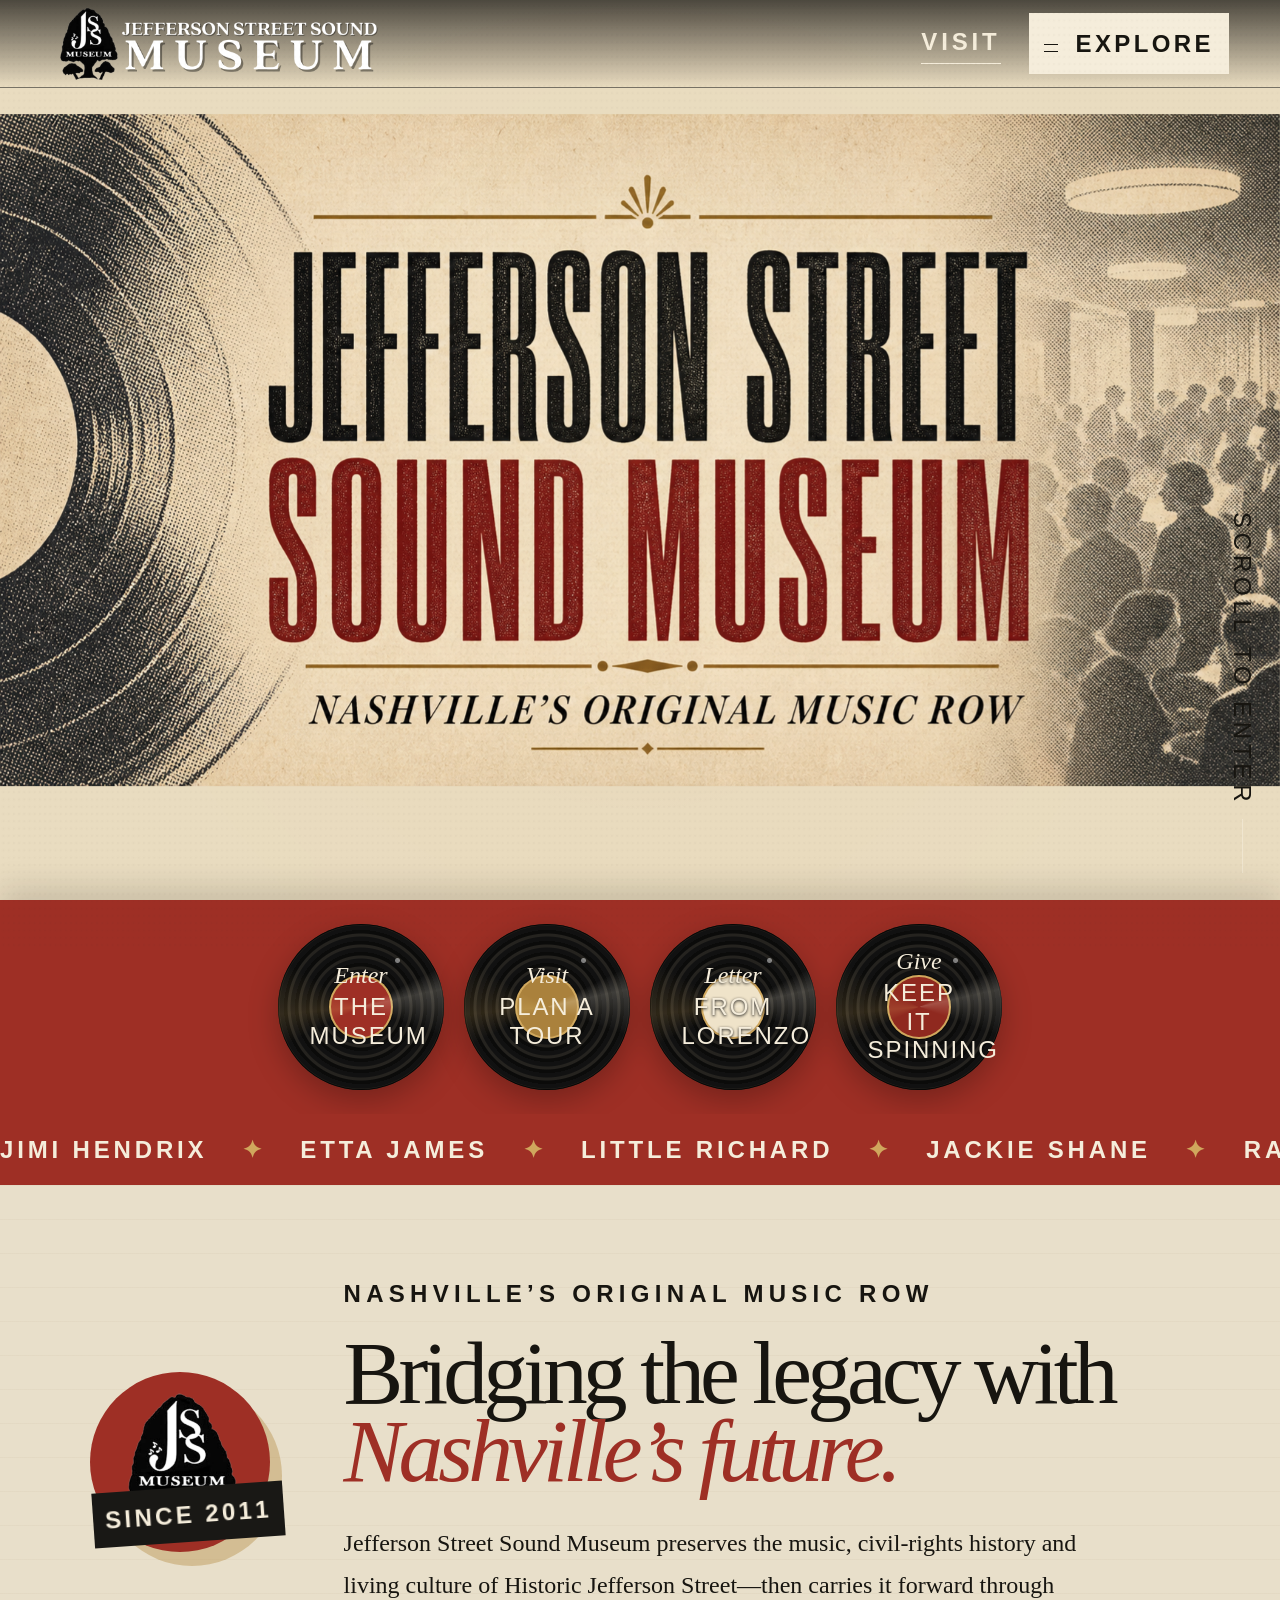
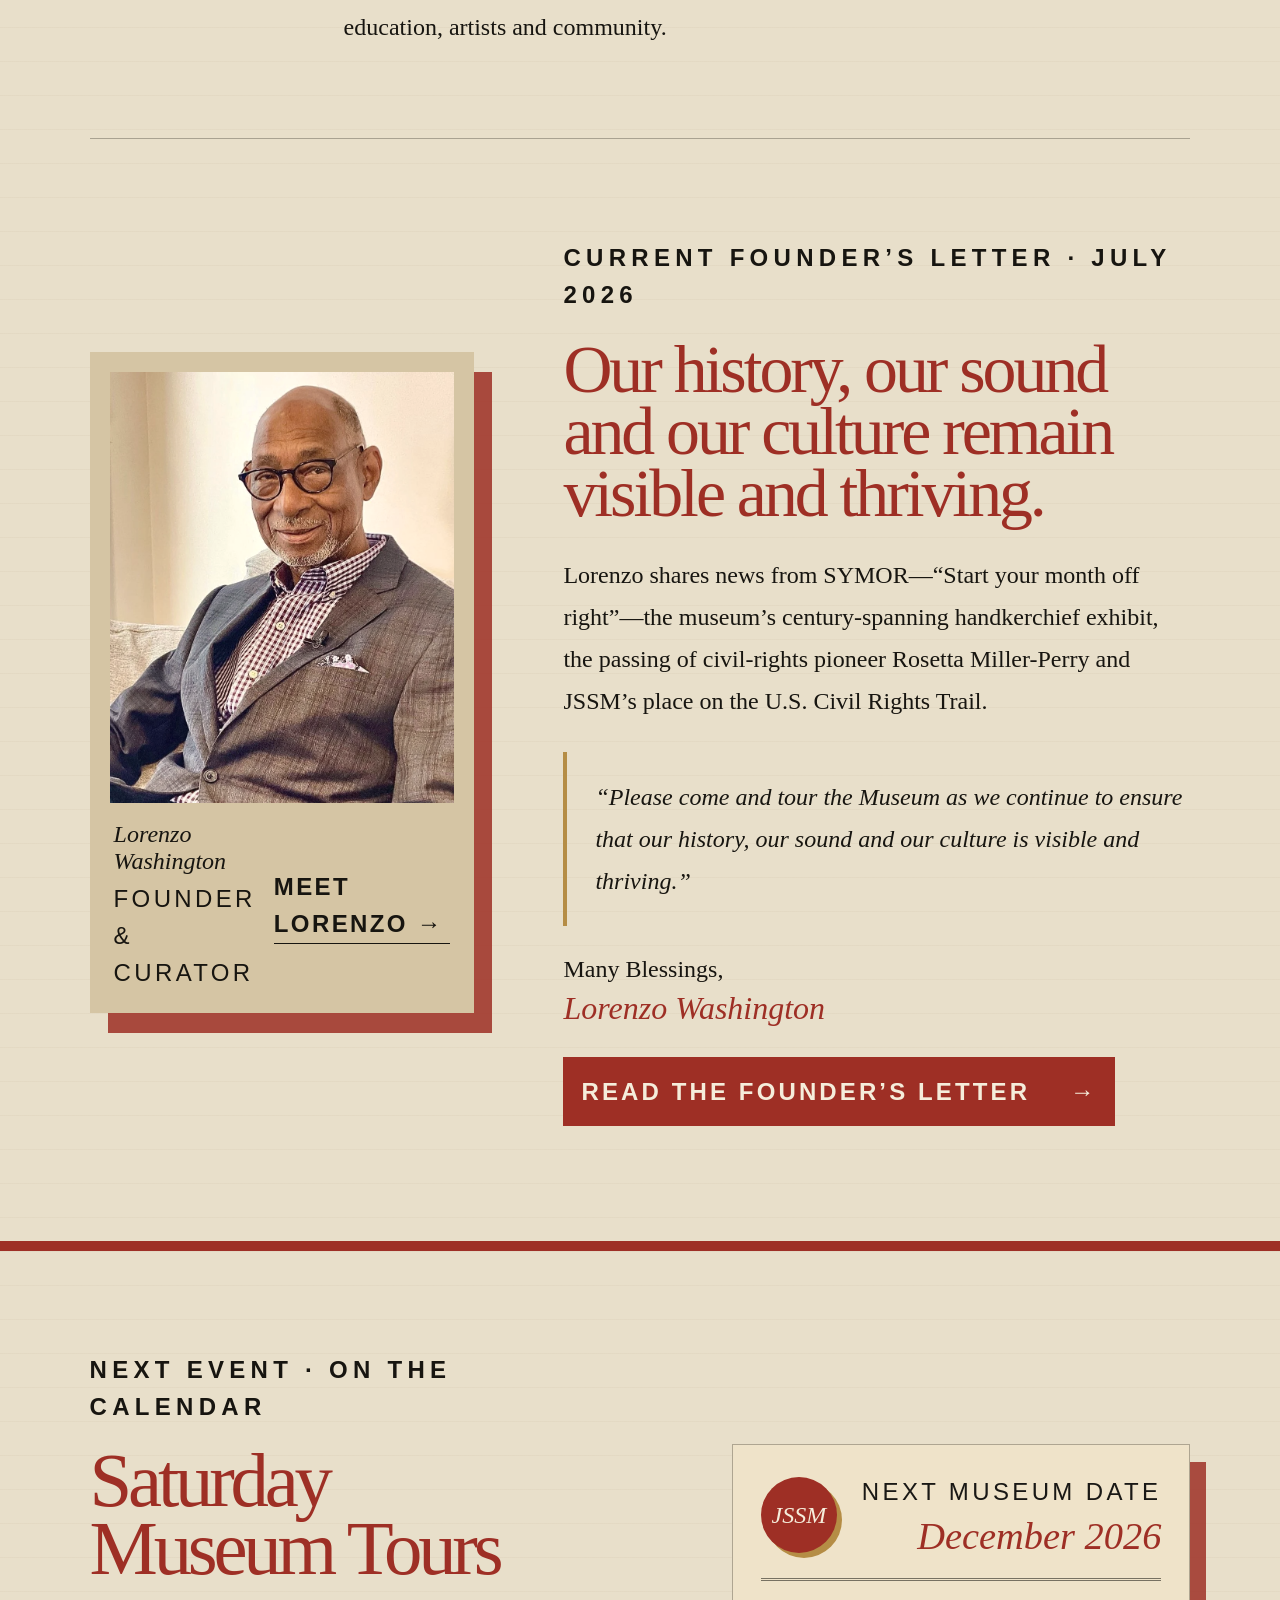
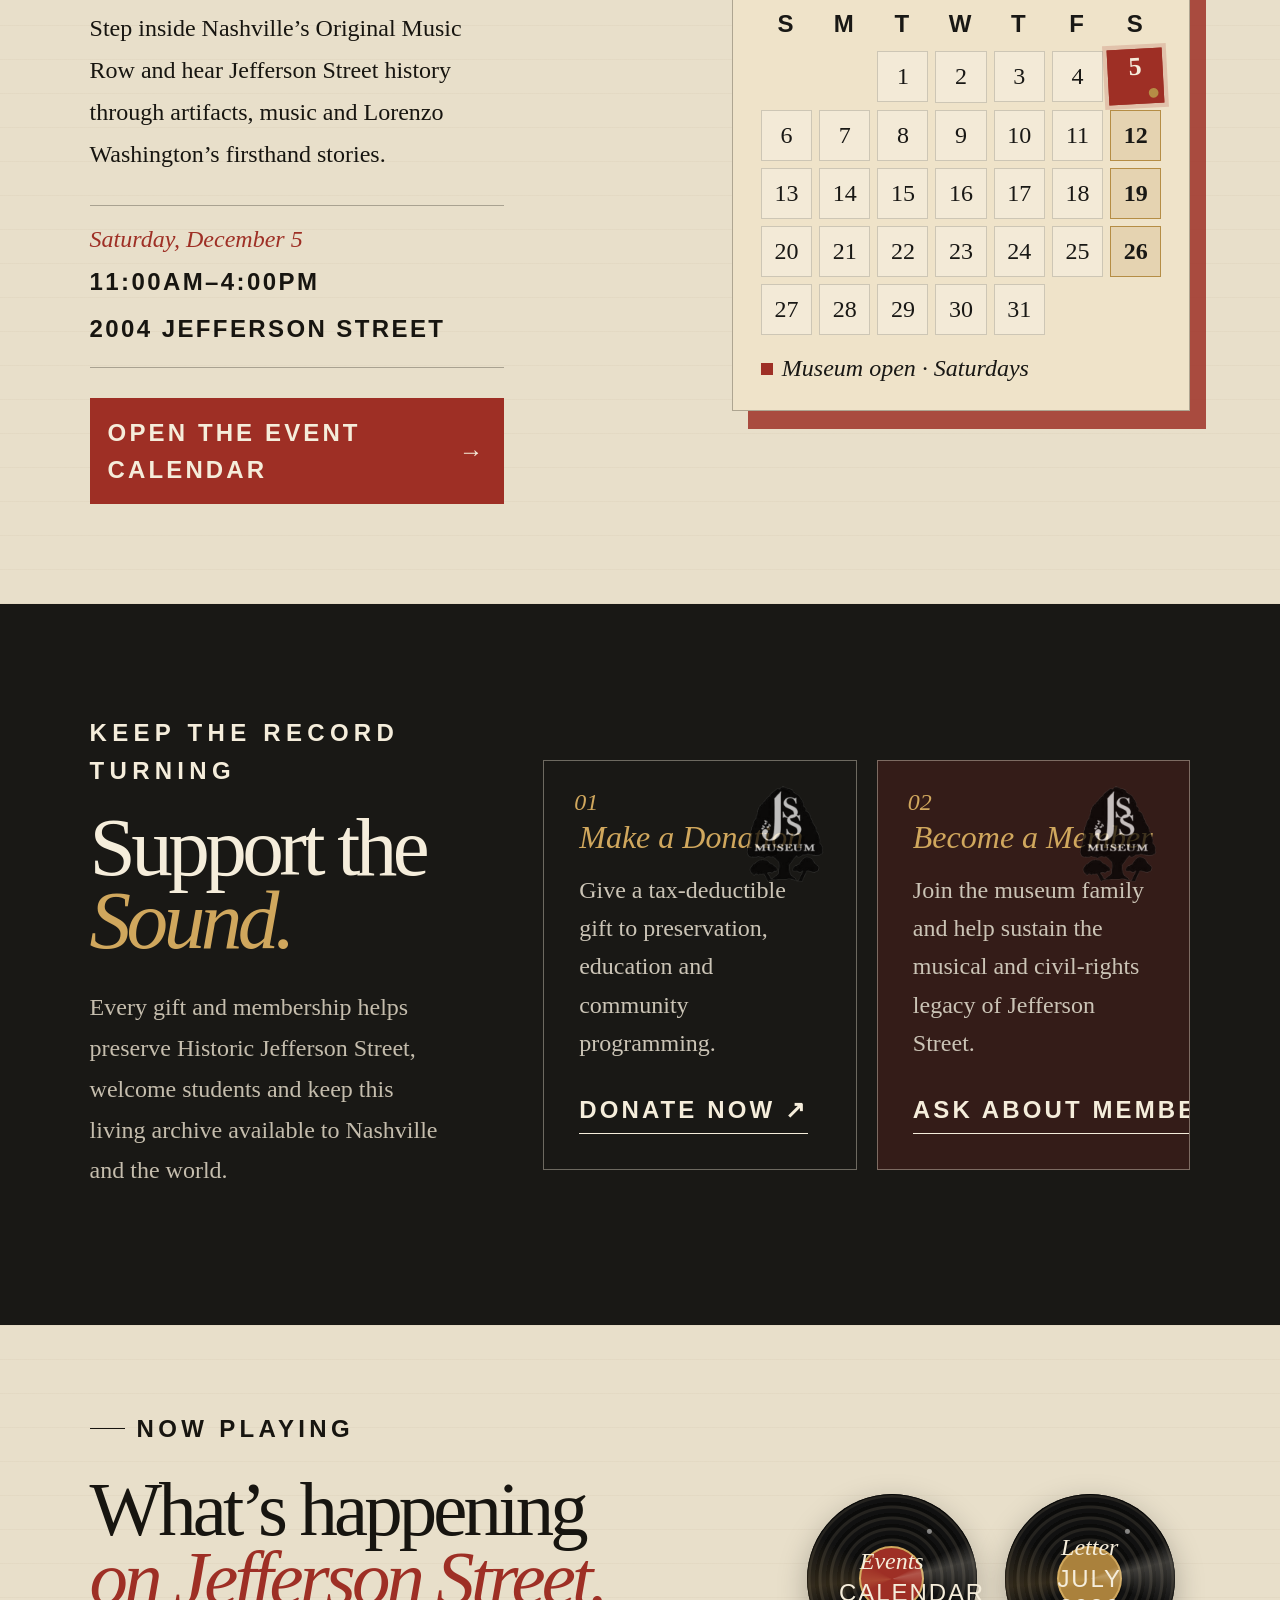
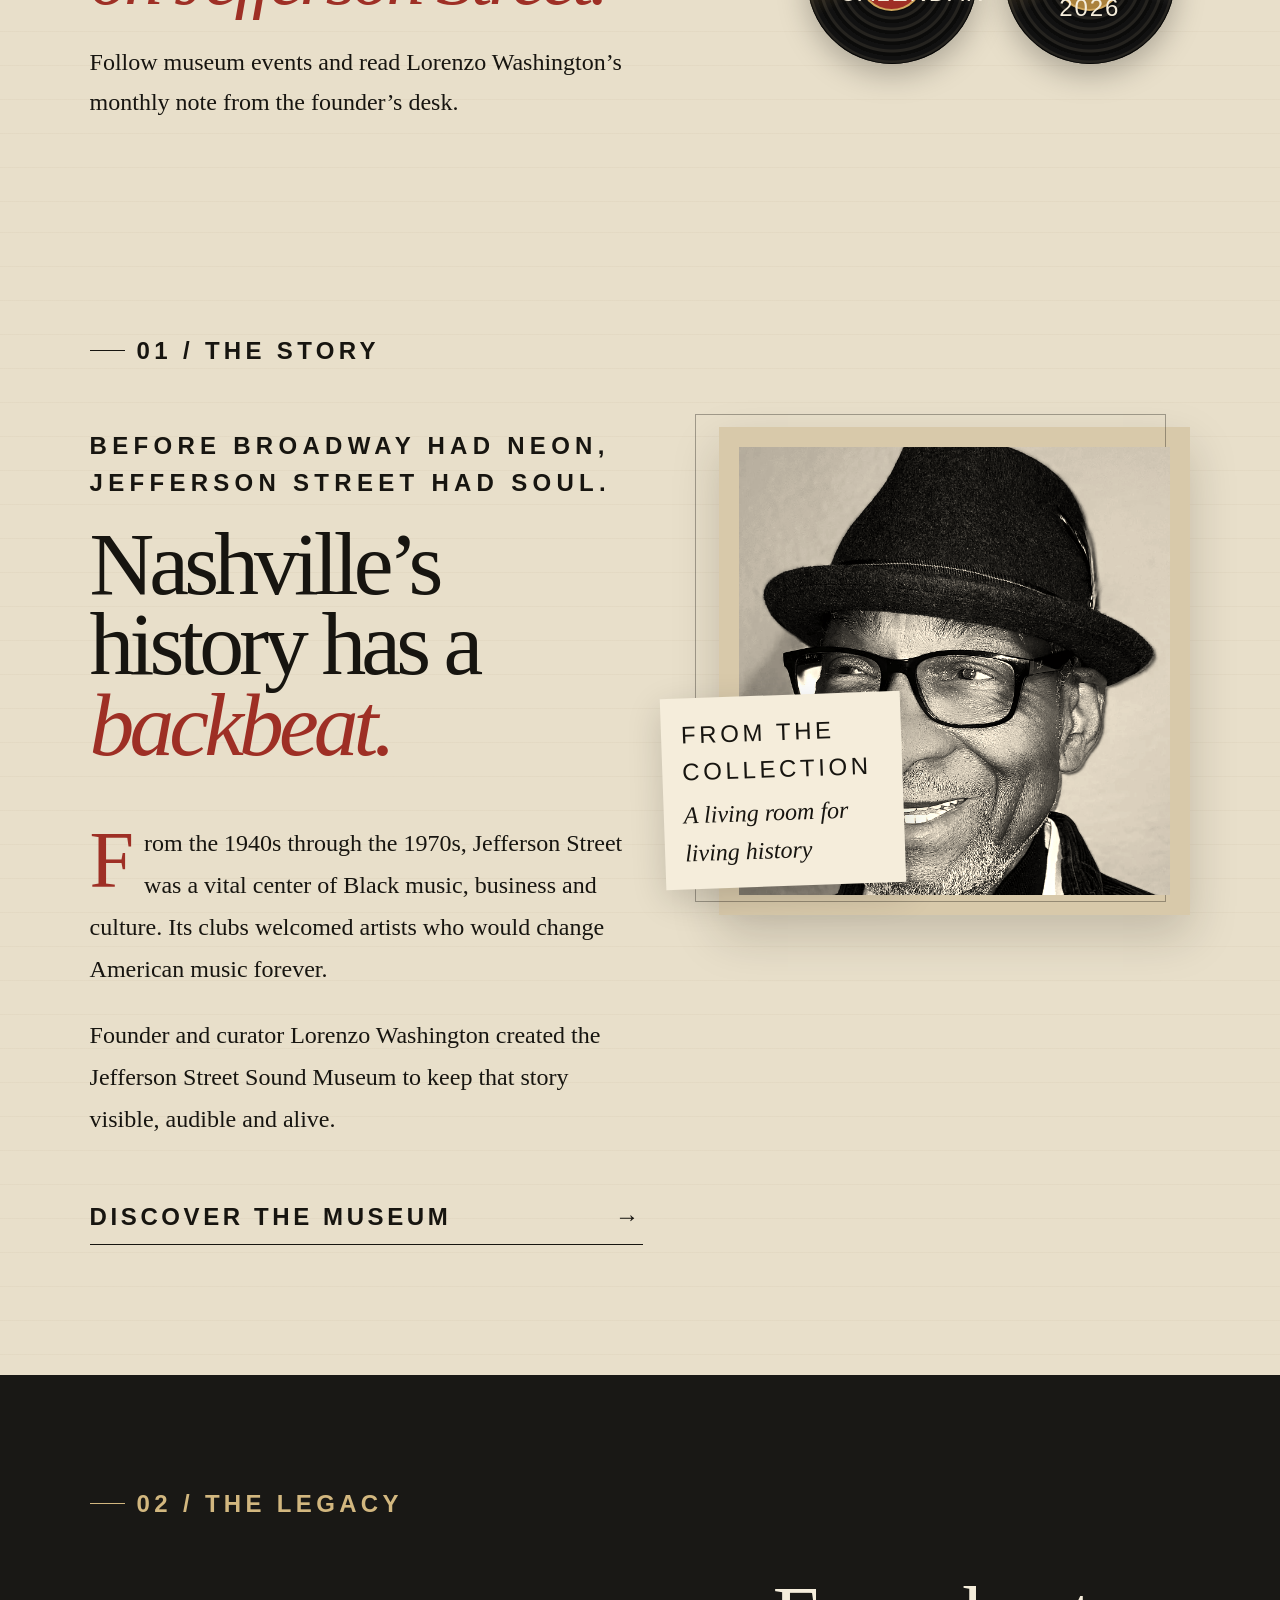
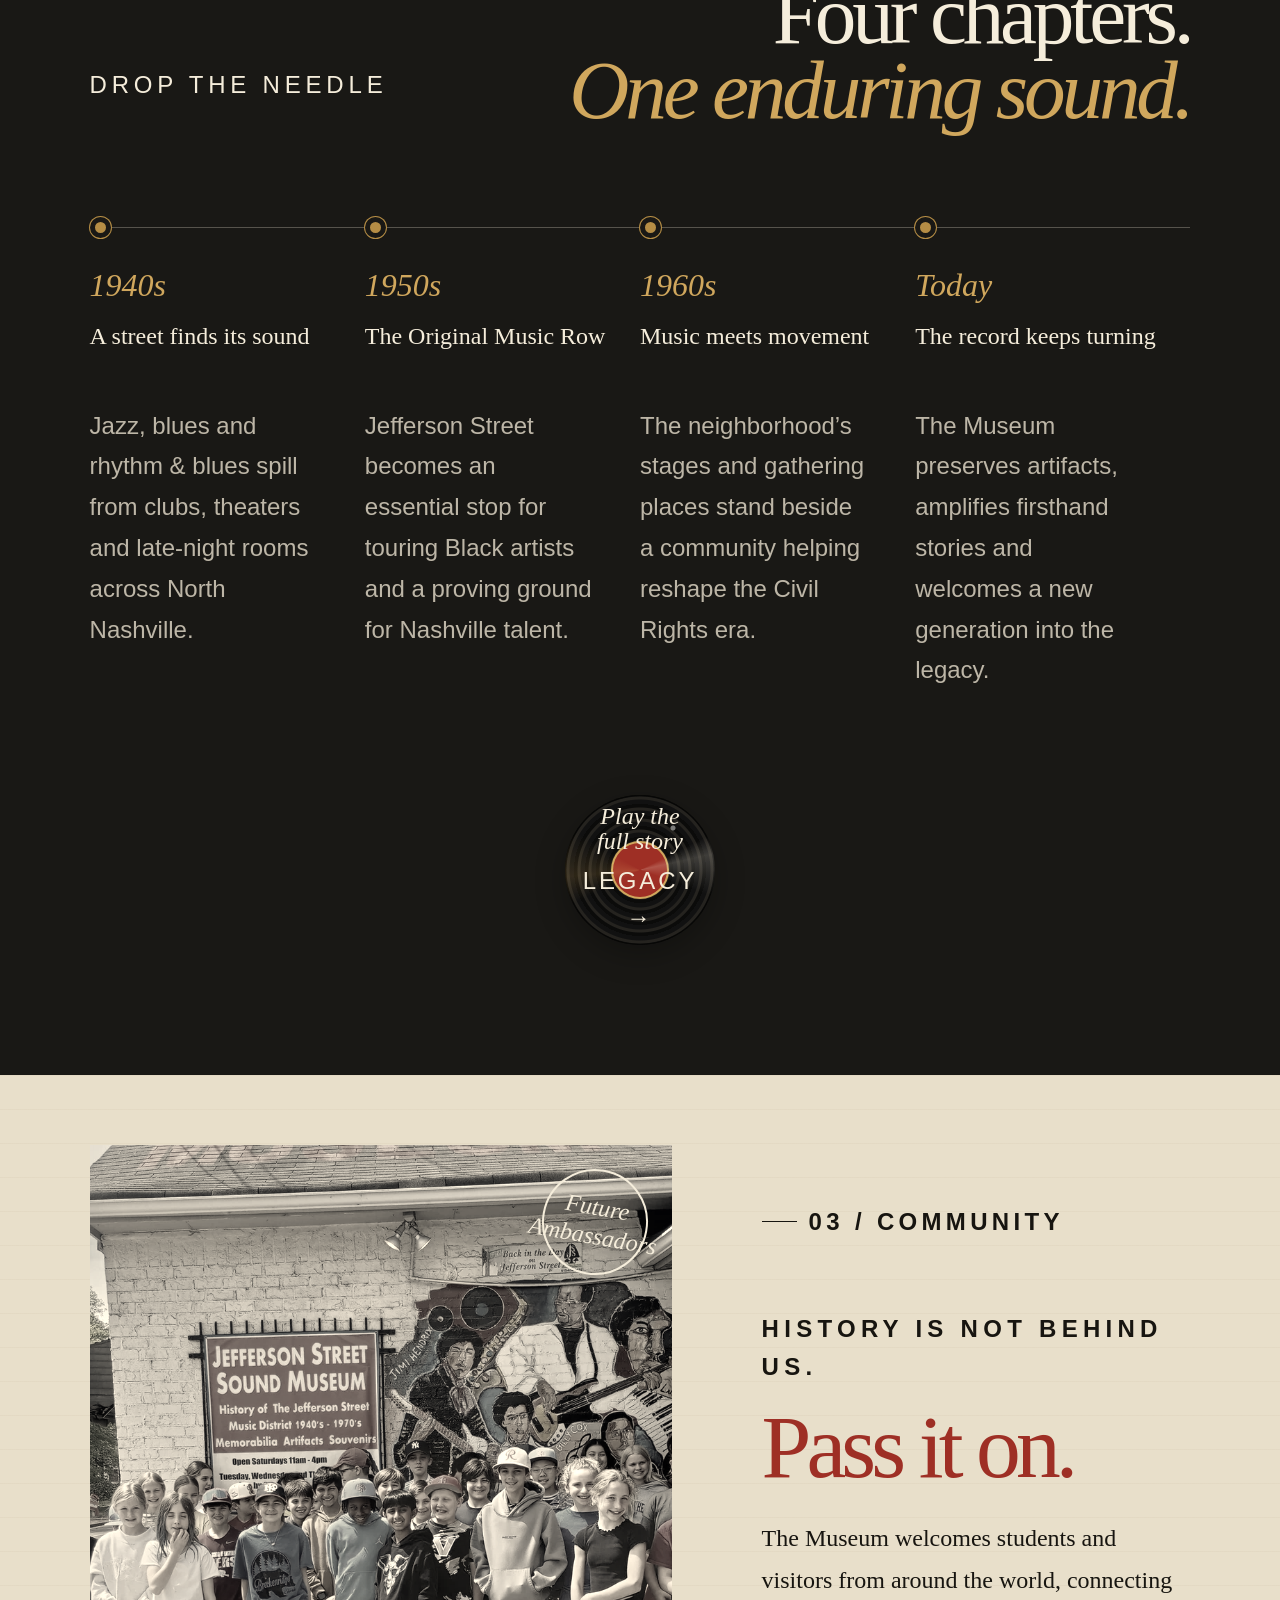
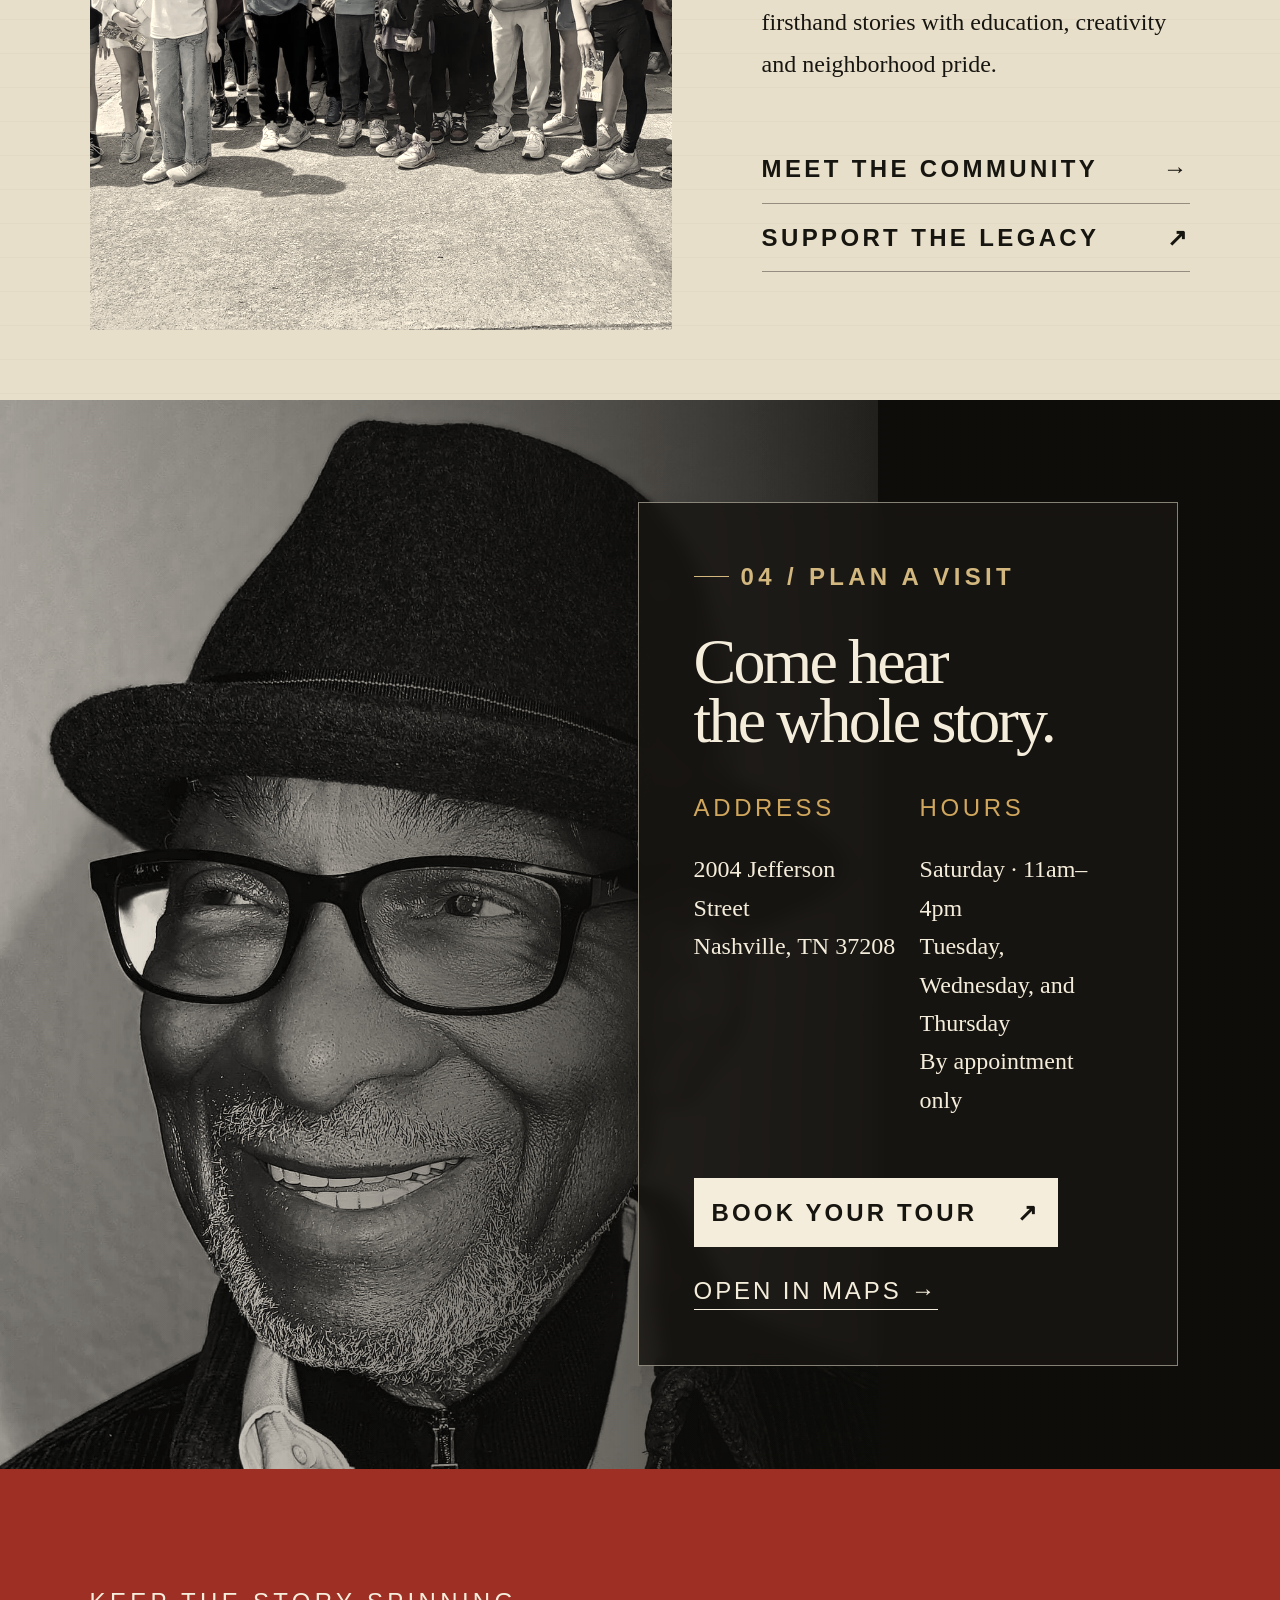
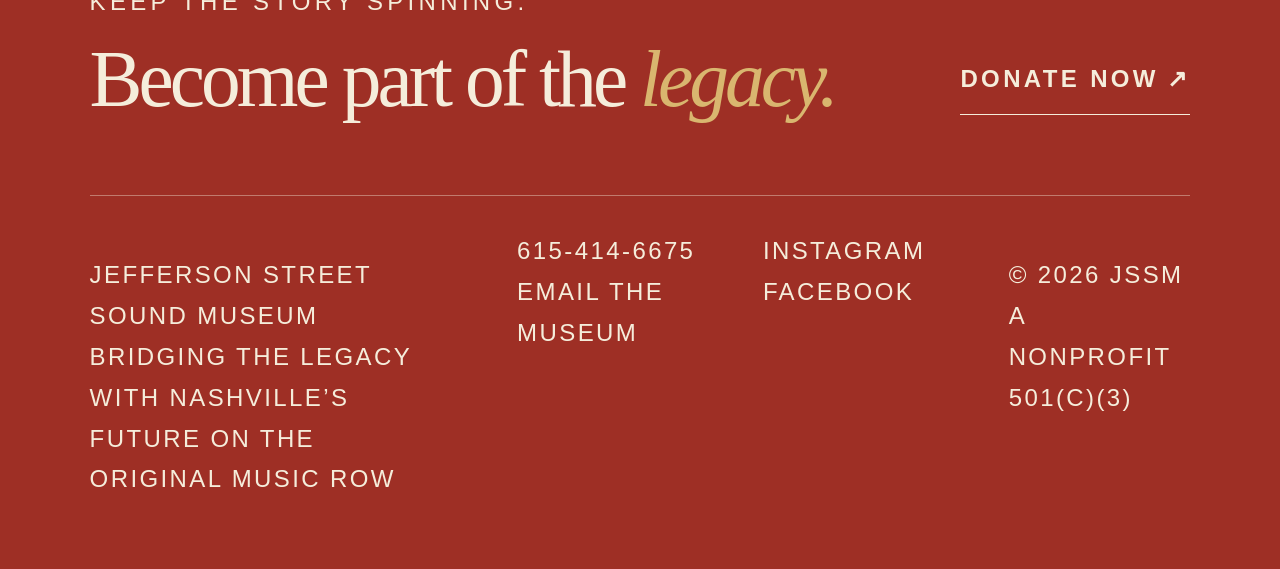
<file: index.html>
<!doctype html>
<html lang="en">
<head>
  <meta charset="utf-8">
  <meta name="viewport" content="width=device-width,initial-scale=1">
  <meta name="description" content="Explore the music, people, clubs, and living legacy of historic Jefferson Street in North Nashville.">
  <meta name="theme-color" content="#171510">
  <meta property="og:type" content="website">
  <meta property="og:title" content="Jefferson Street Sound Museum">
  <meta property="og:description" content="Bridging the legacy with Nashville’s future on the Original Music Row.">
  <meta property="og:image" content="https://jeffersonstreetsoundmuseum.com/images/social-preview.png">
  <meta name="twitter:card" content="summary_large_image">
  <meta name="twitter:image" content="https://jeffersonstreetsoundmuseum.com/images/social-preview.png">
  <title>Jefferson Street Sound Museum | Bridging Legacy and Nashville’s Future</title>
  <link rel="icon" href="images/jssm-logo.webp">
  <link rel="stylesheet" href="styles.css?v=8">
  <script src="script.js?v=8" defer></script>
</head>
<body>
  <a class="skip-link" href="#story">Skip to the story</a>
  <header class="site-header">
    <a class="wordmark" href="#top" aria-label="Jefferson Street Sound Museum home"><img src="images/jssm-official-long.png" alt="Jefferson Street Sound Museum"></a>
    <div class="header-actions"><a class="visit-link" href="visit.html">Visit</a><button class="menu-button" aria-expanded="false" aria-controls="museum-menu"><i aria-hidden="true"></i> Explore</button></div>
  </header>

  <div id="museum-menu" class="menu-drawer" aria-hidden="true">
    <div class="menu-top"><img class="menu-brand" src="images/jssm-official-long.png" alt="Jefferson Street Sound Museum"><button class="menu-close" aria-label="Close menu">Close ×</button></div>
    <nav class="record-menu" aria-label="Main navigation">
      <a class="record-link tree-menu-link" href="index.html"><img src="images/jssm-tree-logo.webp" alt=""><span>Home</span><small>Since 2011</small></a>
      <a class="record-link" href="museum.html"><span>Museum</span><small>01</small></a>
      <a class="record-link" href="legacy.html"><span>Legacy</span><small>02</small></a>
      <a class="record-link" href="community.html"><span>Community</span><small>03</small></a>
      <a class="record-link" href="visit.html"><span>Visit</span><small>04</small></a>
      <a class="record-link" href="events.html"><span>Events</span><small>Calendar</small></a>
      <a class="record-link" href="founders-letter.html"><span>Letter</span><small>Monthly</small></a>
    </nav>
    <div class="menu-footer">2004 Jefferson Street · Nashville, Tennessee</div>
  </div>

  <main>
    <section class="hero poster-hero" id="top">
      <img class="front-poster" src="images/social-preview.png" alt="Jefferson Street Sound Museum — Nashville’s Original Music Row">
      <div class="front-actions" aria-label="Quick links">
        <a class="mini-record" href="#story"><span>Enter</span><small>The Museum</small></a>
        <a class="mini-record brass" href="visit.html"><span>Visit</span><small>Plan a Tour</small></a>
        <a class="mini-record letter-record" href="founders-letter.html"><span>Letter</span><small>From Lorenzo</small></a>
        <a class="mini-record red" href="https://www.jeffersonstreetsound.com/donate"><span>Give</span><small>Keep It Spinning</small></a>
      </div>
      <div class="scroll-cue poster-cue">Scroll to enter <span></span></div>
    </section>

    <section class="marquee" aria-label="Featured artists"><div><span>Jimi Hendrix <i>✦</i> Etta James <i>✦</i> Little Richard <i>✦</i> Jackie Shane <i>✦</i> Ray Charles <i>✦</i> Marion James <i>✦</i> Ike &amp; Tina Turner <i>✦</i> DeFord Bailey <i>✦</i> Jimi Hendrix <i>✦</i> Etta James <i>✦</i> Little Richard <i>✦</i> Jackie Shane <i>✦</i> Ray Charles <i>✦</i> Marion James <i>✦</i> Ike &amp; Tina Turner <i>✦</i> DeFord Bailey <i>✦</i></span></div></section>

    <section class="home-welcome paper" aria-labelledby="welcome-title">
      <div class="welcome-statement" data-reveal>
        <a class="tree-badge" href="museum.html" aria-label="Explore the museum since 2011"><img src="images/jssm-tree-logo.webp" alt="Jefferson Street Sound Museum tree logo"><span>Since 2011</span></a>
        <div><p class="eyebrow">Nashville’s Original Music Row</p><h1 id="welcome-title">Bridging the legacy with <em>Nashville’s future.</em></h1><p>Jefferson Street Sound Museum preserves the music, civil-rights history and living culture of Historic Jefferson Street—then carries it forward through education, artists and community.</p></div>
      </div>
      <div class="founder-home-grid">
        <figure class="founder-home-portrait" data-reveal><img src="images/lorenzo-official.webp" alt="Lorenzo Washington, founder and curator of Jefferson Street Sound Museum"><figcaption><b>Lorenzo Washington</b><span>Founder &amp; Curator</span><a href="museum.html">Meet Lorenzo →</a></figcaption></figure>
        <article class="founder-letter-preview" data-reveal><p class="eyebrow">Current Founder’s Letter · July 2026</p><h2>Our history, our sound and our culture remain visible and thriving.</h2><p>Lorenzo shares news from SYMOR—“Start your month off right”—the museum’s century-spanning handkerchief exhibit, the passing of civil-rights pioneer Rosetta Miller-Perry and JSSM’s place on the U.S. Civil Rights Trail.</p><blockquote>“Please come and tour the Museum as we continue to ensure that our history, our sound and our culture is visible and thriving.”</blockquote><div class="letter-signoff"><span>Many Blessings,</span><strong>Lorenzo Washington</strong></div><a class="ticket-button" href="founders-letter.html">Read the Founder’s Letter <span>→</span></a></article>
      </div>
    </section>

    <section class="next-event-spotlight paper" aria-labelledby="next-event-title">
      <div class="next-event-copy" data-reveal>
        <p class="eyebrow">Next event · On the calendar</p>
        <h2 id="next-event-title">Saturday Museum Tours</h2>
        <p>Step inside Nashville’s Original Music Row and hear Jefferson Street history through artifacts, music and Lorenzo Washington’s firsthand stories.</p>
        <div class="next-event-meta"><strong data-next-event-long>Next Saturday</strong><span>11:00am–4:00pm</span><span>2004 Jefferson Street</span></div>
        <a class="ticket-button" href="events.html">Open the event calendar <span>→</span></a>
      </div>
      <div class="calendar-board calendar-board-featured" data-mini-calendar data-reveal aria-label="Museum event calendar">
        <div class="calendar-board-head"><span>JSSM</span><div><small>Next museum date</small><strong data-calendar-month>Calendar</strong></div></div>
        <div class="calendar-weekdays" aria-hidden="true"><span>S</span><span>M</span><span>T</span><span>W</span><span>T</span><span>F</span><span>S</span></div>
        <div class="calendar-days" data-calendar-days></div>
        <p><i aria-hidden="true"></i> Museum open · Saturdays</p>
      </div>
    </section>

    <section class="support-sound" aria-labelledby="support-title">
      <div data-reveal><p class="eyebrow">Keep the record turning</p><h2 id="support-title">Support the <em>Sound.</em></h2><p>Every gift and membership helps preserve Historic Jefferson Street, welcome students and keep this living archive available to Nashville and the world.</p></div>
      <div class="support-options" data-reveal>
        <a class="support-card donate-card" href="https://www.jeffersonstreetsound.com/donate"><span>01</span><img src="images/jssm-tree-logo.webp" alt=""><h3>Make a Donation</h3><p>Give a tax-deductible gift to preservation, education and community programming.</p><b>Donate now ↗</b></a>
        <a class="support-card member-card" href="https://www.jeffersonstreetsound.com/visit"><span>02</span><img src="images/jssm-tree-logo.webp" alt=""><h3>Become a Member</h3><p>Join the museum family and help sustain the musical and civil-rights legacy of Jefferson Street.</p><b>Ask about membership ↗</b></a>
      </div>
    </section>

    <section class="news-grooves paper"><div data-reveal><div class="section-tag">Now playing</div><h2>What’s happening<br><em>on Jefferson Street.</em></h2><p>Follow museum events and read Lorenzo Washington’s monthly note from the founder’s desk.</p></div><div class="news-records" data-reveal><a class="mini-record" href="events.html"><span>Events</span><small>Calendar</small></a><a class="mini-record brass" href="founders-letter.html"><span>Letter</span><small>July 2026</small></a></div></section>

    <section class="story paper" id="story"><div class="section-tag" data-reveal>01 / The story</div><div class="story-grid"><div class="story-intro" data-reveal><p class="kicker">Before Broadway had neon, Jefferson Street had soul.</p><h2>Nashville’s history has a <em>backbeat.</em></h2></div><figure class="archival-photo" data-reveal><img src="images/museum-founder.webp" alt="Inside Jefferson Street Sound Museum with founder and curator Lorenzo Washington"><figcaption><span>From the collection</span><b>A living room for living history</b></figcaption></figure><div class="story-copy" data-reveal><p>From the 1940s through the 1970s, Jefferson Street was a vital center of Black music, business and culture. Its clubs welcomed artists who would change American music forever.</p><p>Founder and curator Lorenzo Washington created the Jefferson Street Sound Museum to keep that story visible, audible and alive.</p><a href="https://www.jeffersonstreetsound.com/jssm">Discover the museum <span>→</span></a></div></div></section>

    <section class="legacy" id="legacy"><div class="section-tag light" data-reveal>02 / The legacy</div><div class="legacy-heading" data-reveal><p>Drop the needle</p><h2>Four chapters.<br><em>One enduring sound.</em></h2></div><div class="timeline">
      <article data-reveal><div class="record-dot" aria-hidden="true"></div><span>1940s</span><h3>A street finds its sound</h3><p>Jazz, blues and rhythm &amp; blues spill from clubs, theaters and late-night rooms across North Nashville.</p></article>
      <article data-reveal><div class="record-dot" aria-hidden="true"></div><span>1950s</span><h3>The Original Music Row</h3><p>Jefferson Street becomes an essential stop for touring Black artists and a proving ground for Nashville talent.</p></article>
      <article data-reveal><div class="record-dot" aria-hidden="true"></div><span>1960s</span><h3>Music meets movement</h3><p>The neighborhood’s stages and gathering places stand beside a community helping reshape the Civil Rights era.</p></article>
      <article data-reveal><div class="record-dot" aria-hidden="true"></div><span>Today</span><h3>The record keeps turning</h3><p>The Museum preserves artifacts, amplifies firsthand stories and welcomes a new generation into the legacy.</p></article>
    </div><a class="section-record-link" href="legacy.html"><span>Play the full story</span><small>Legacy →</small></a></section>

    <section class="community paper" id="community"><div class="community-photo" data-reveal><img src="images/students.webp" alt="Students visiting Jefferson Street Sound Museum"><div class="photo-stamp">Future<br>Ambassadors</div></div><div class="community-copy" data-reveal><div class="section-tag">03 / Community</div><p class="kicker">History is not behind us.</p><h2>Pass it on.</h2><p>The Museum welcomes students and visitors from around the world, connecting firsthand stories with education, creativity and neighborhood pride.</p><div class="community-actions"><a href="community.html">Meet the community <span>→</span></a><a href="https://www.jeffersonstreetsound.com/donate">Support the legacy <span>↗</span></a></div></div></section>

    <section class="visit" id="visit"><div class="visit-image" aria-hidden="true"></div><div class="visit-card" data-reveal><div class="section-tag light">04 / Plan a visit</div><h2>Come hear<br>the whole story.</h2><div class="visit-details"><div><span>Address</span><p>2004 Jefferson Street<br>Nashville, TN 37208</p></div><div><span>Hours</span><p>Saturday · 11am–4pm<br>Tuesday, Wednesday, and Thursday<br>By appointment only</p></div></div><a class="ticket-button inverse" href="https://www.jeffersonstreetsound.com/visit">Book your tour <span>↗</span></a><a class="map-link" href="https://maps.google.com/?q=2004+Jefferson+Street+Nashville+TN+37208">Open in maps →</a></div></section>
  </main>

  <footer><div class="footer-top"><div><p>Keep the story spinning.</p><h2>Become part of the <em>legacy.</em></h2></div><a href="https://www.jeffersonstreetsound.com/donate">Donate now <span>↗</span></a></div><div class="footer-bottom"><p>Jefferson Street Sound Museum<br>Bridging the legacy with Nashville’s future on the Original Music Row</p><div><a href="tel:+16154146675">615-414-6675</a><a href="mailto:karenlynncoffee@gmail.com">Email the museum</a></div><div><a href="https://www.instagram.com/jeffersonstreetsound">Instagram</a><a href="https://www.facebook.com/jssbooking">Facebook</a></div><p>© 2026 JSSM<br>A nonprofit 501(c)(3)</p></div></footer>
</body>
</html>
</file>
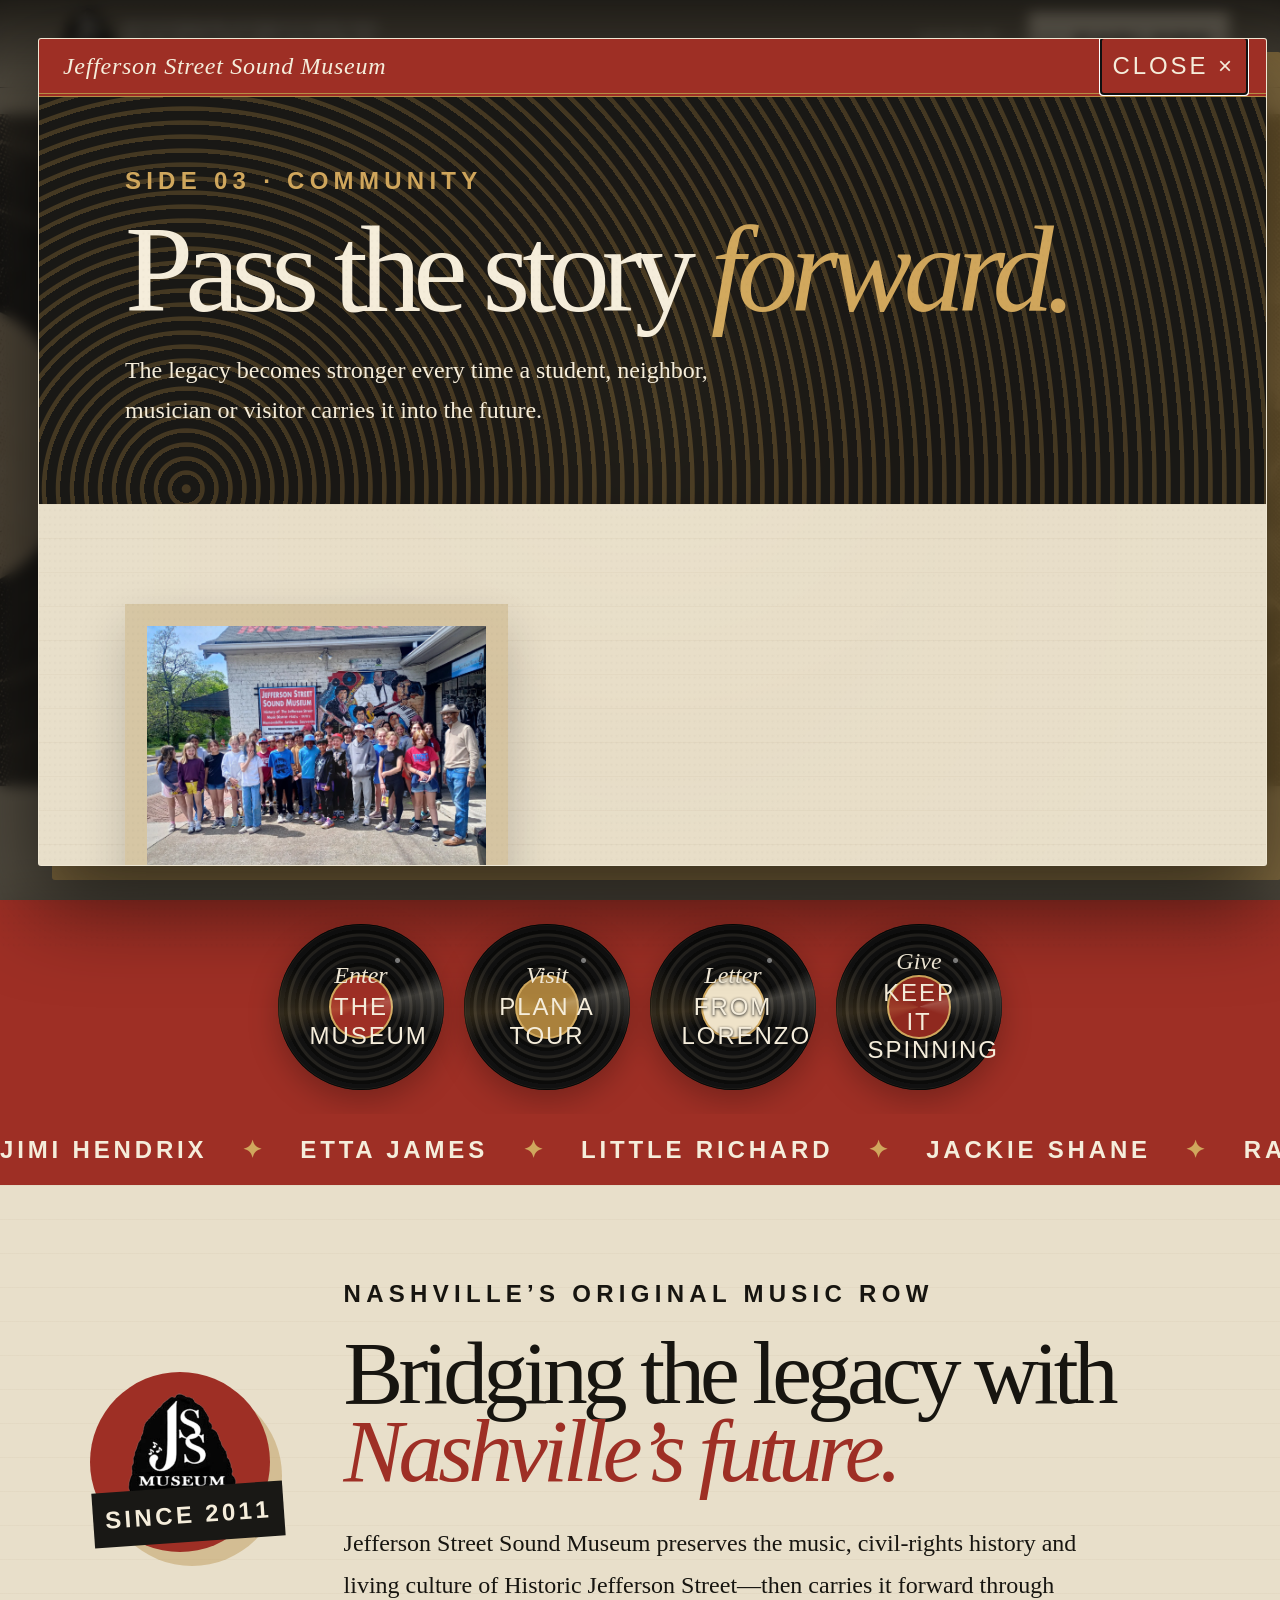
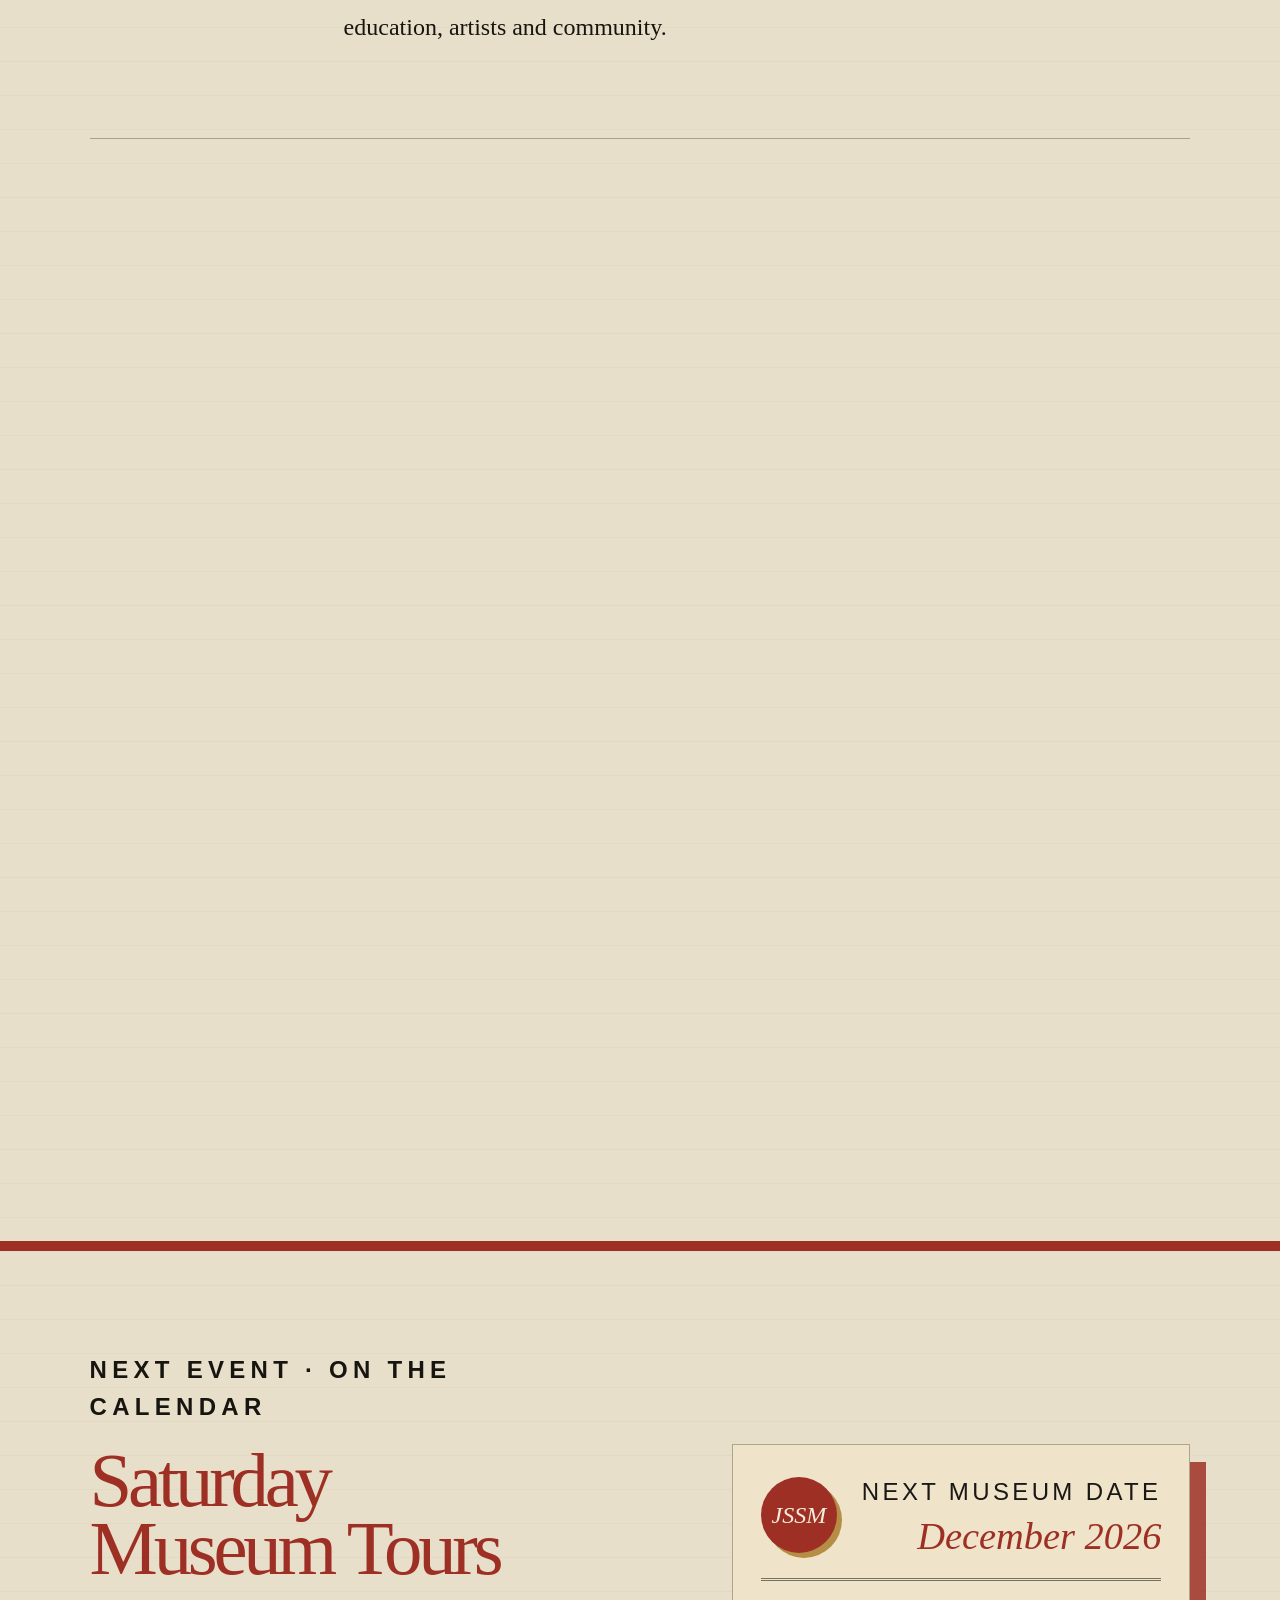
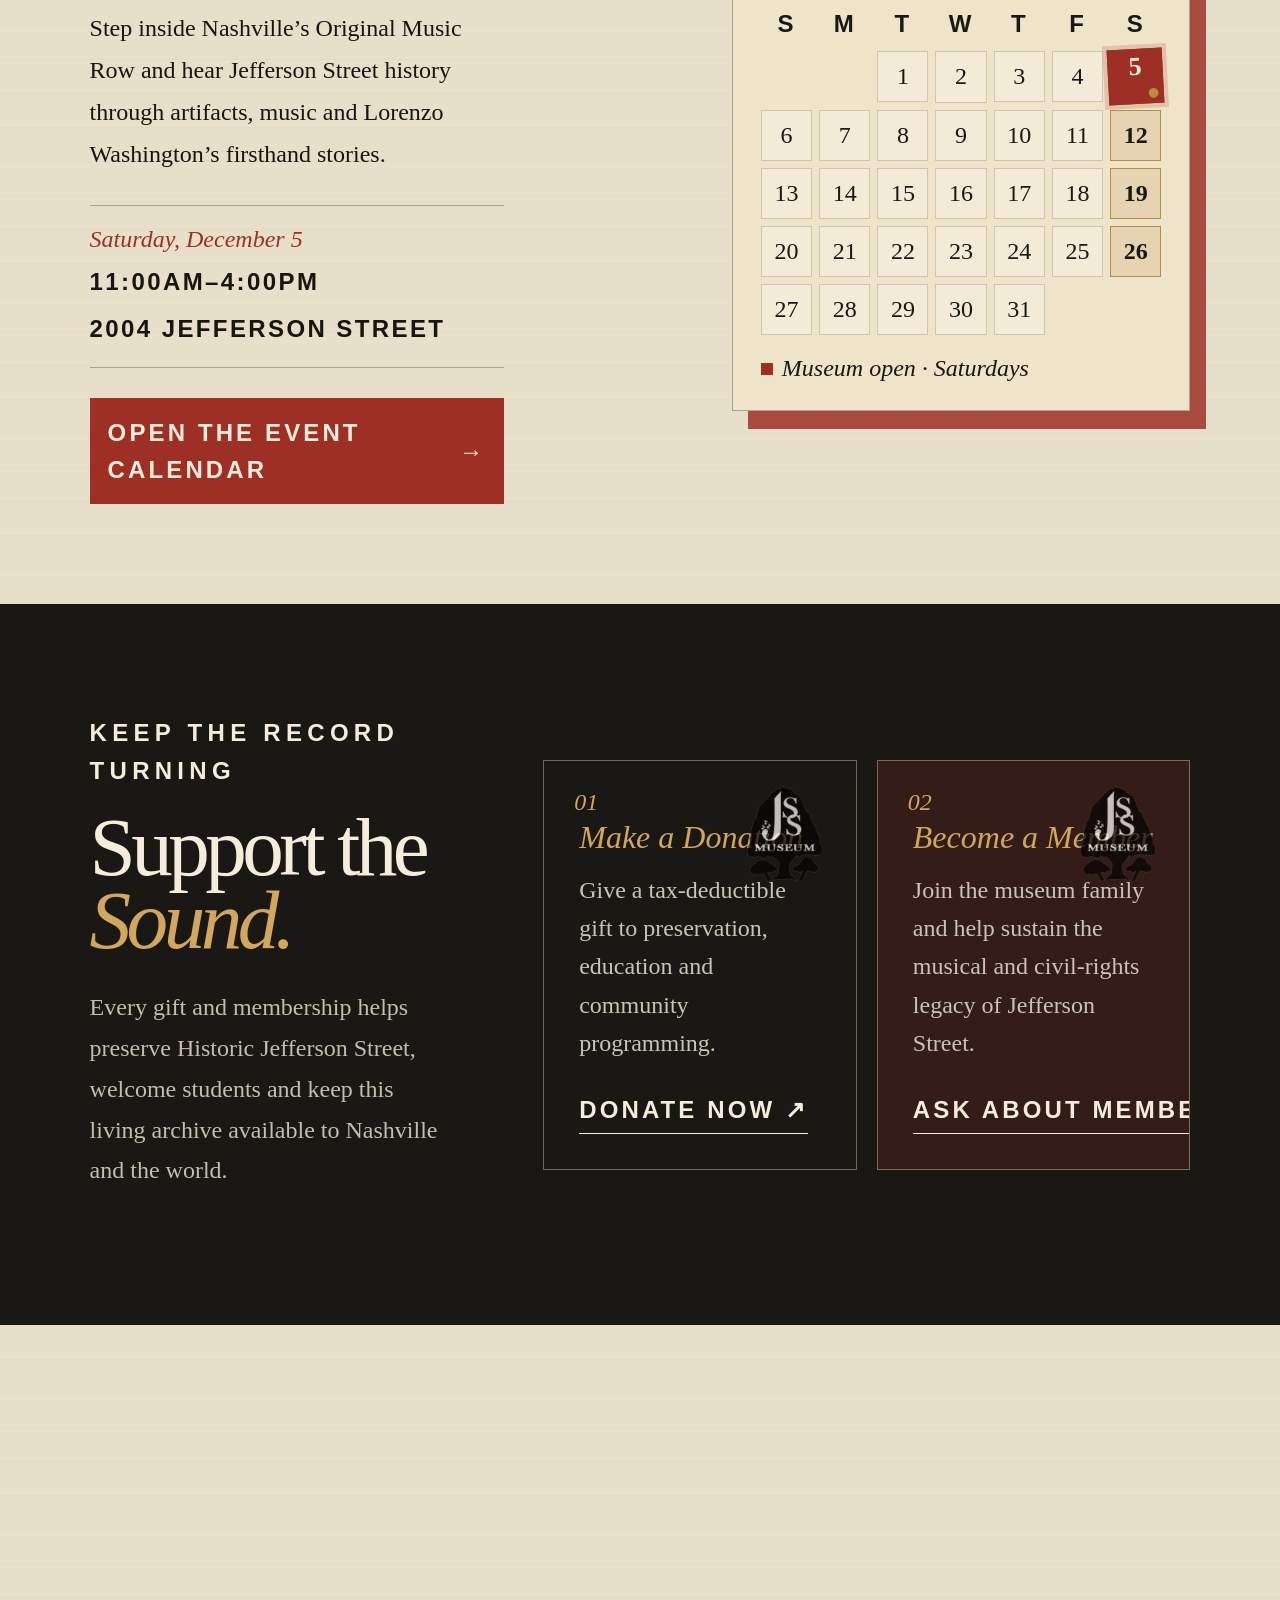
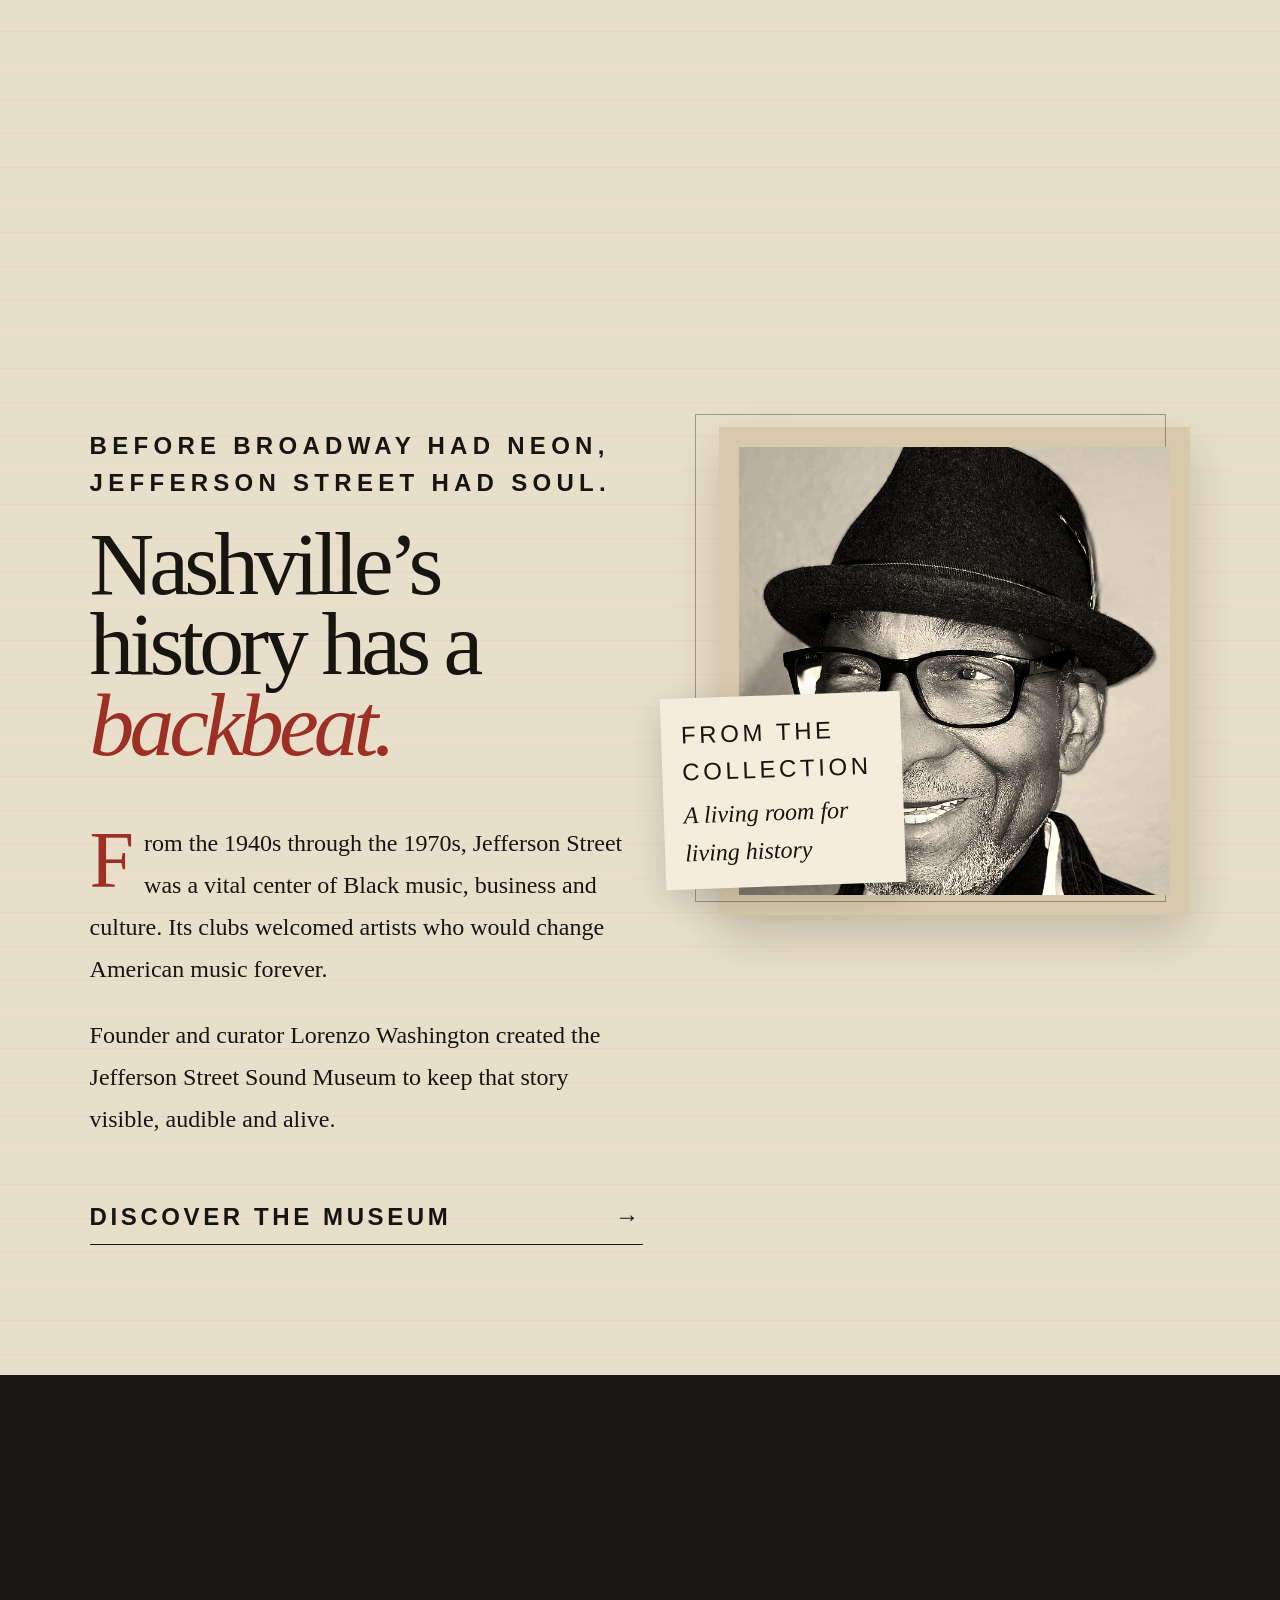
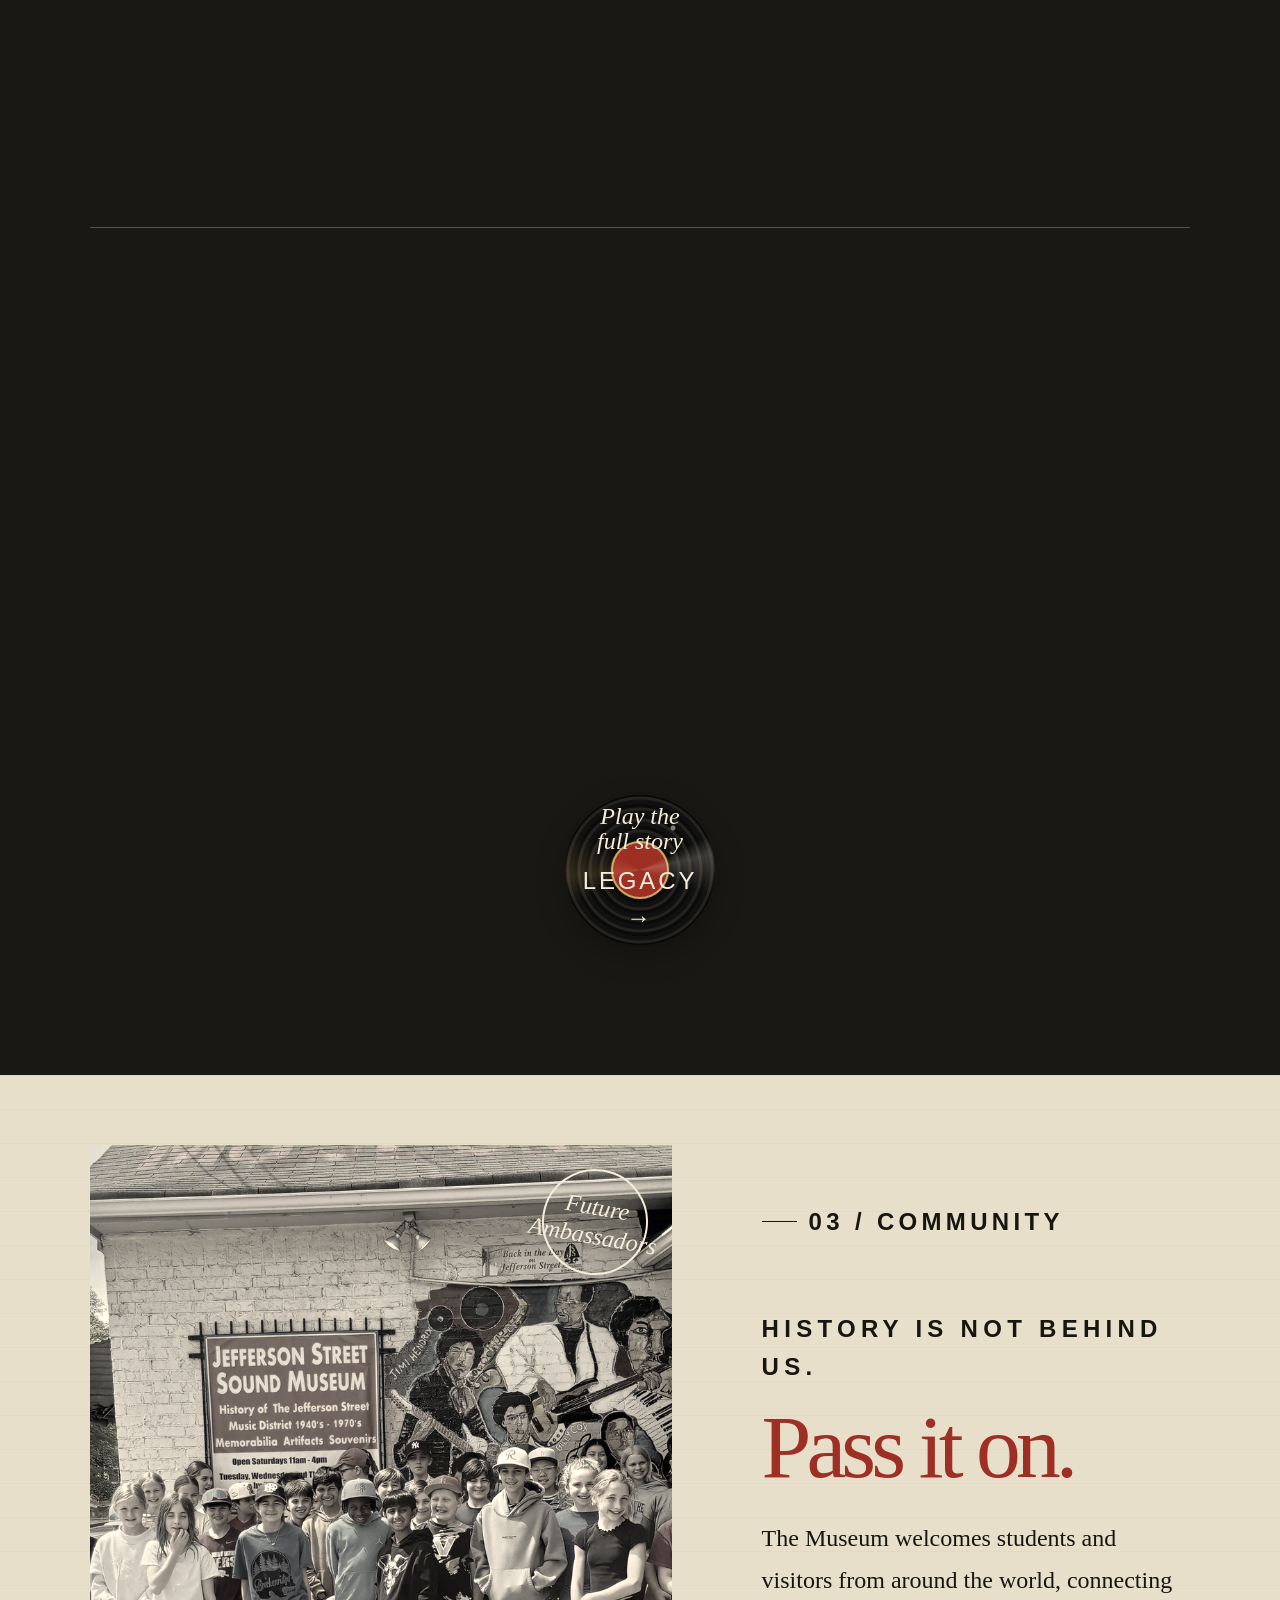
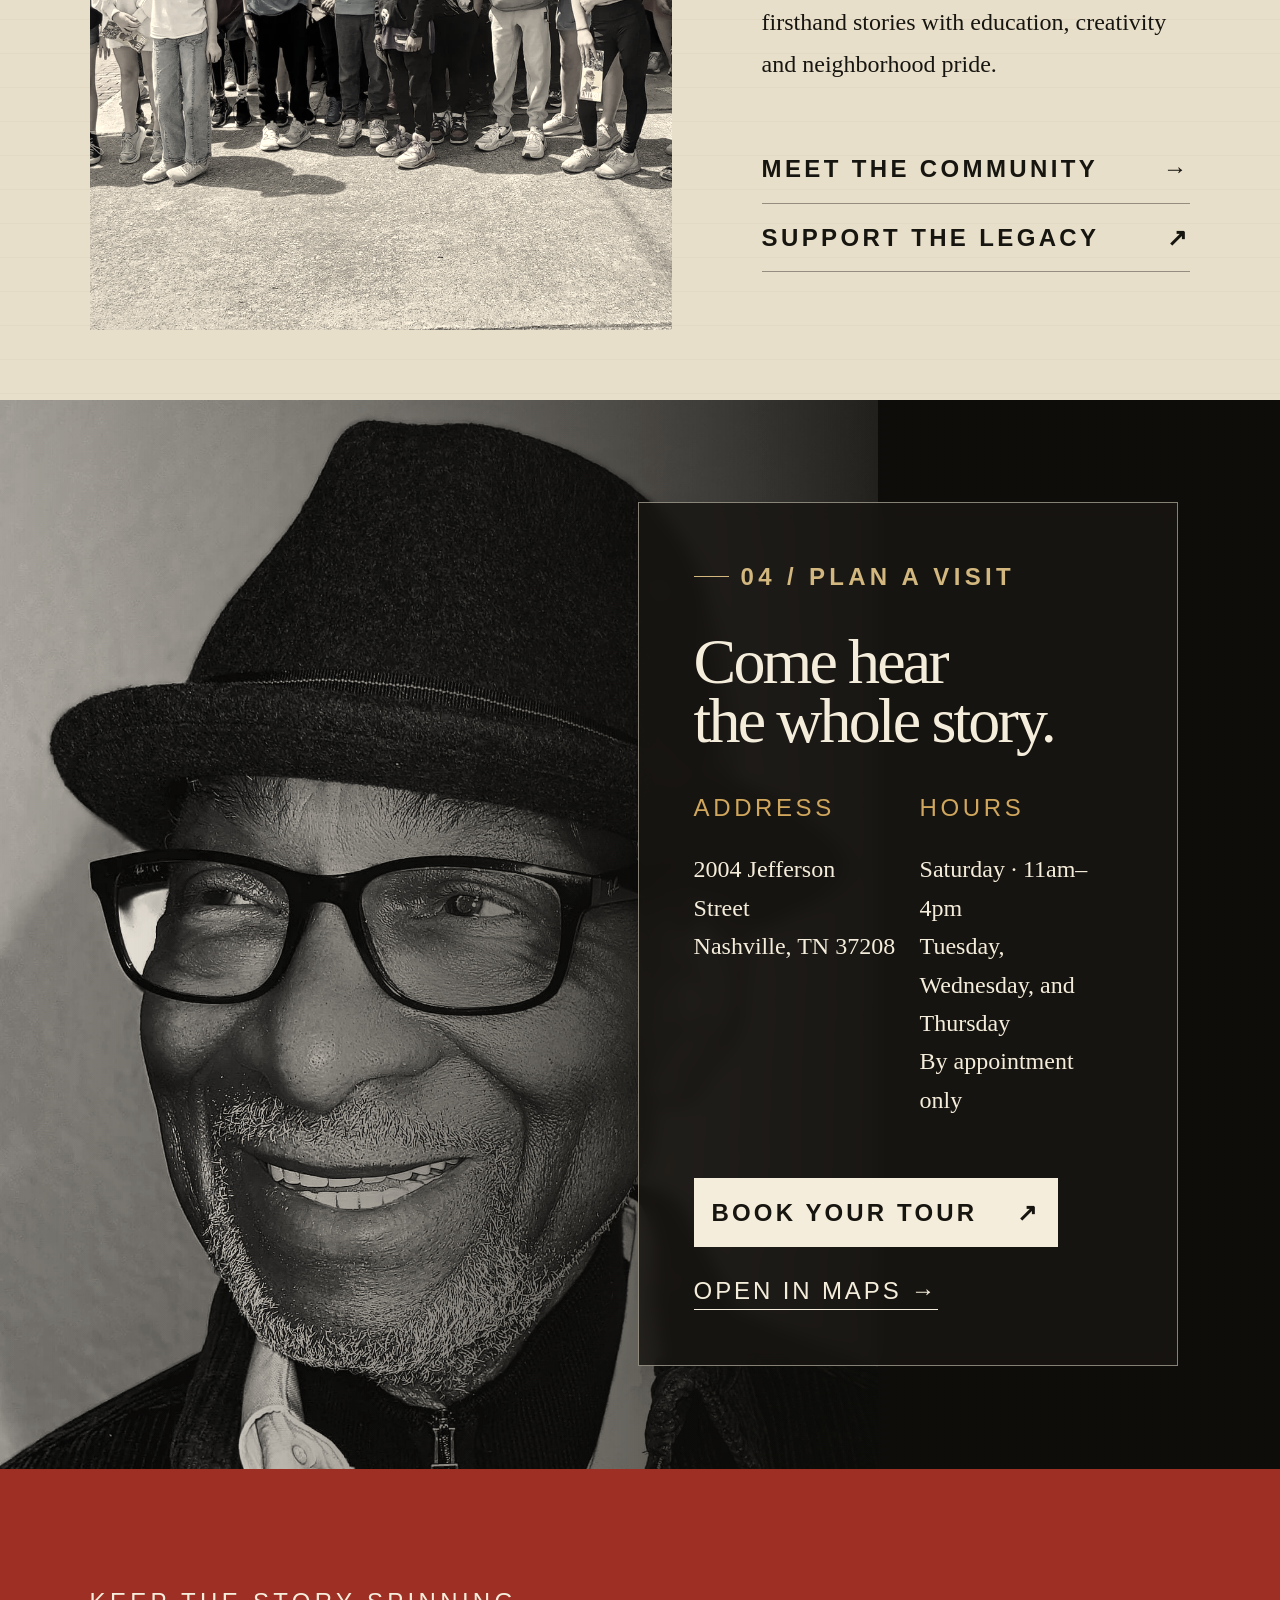
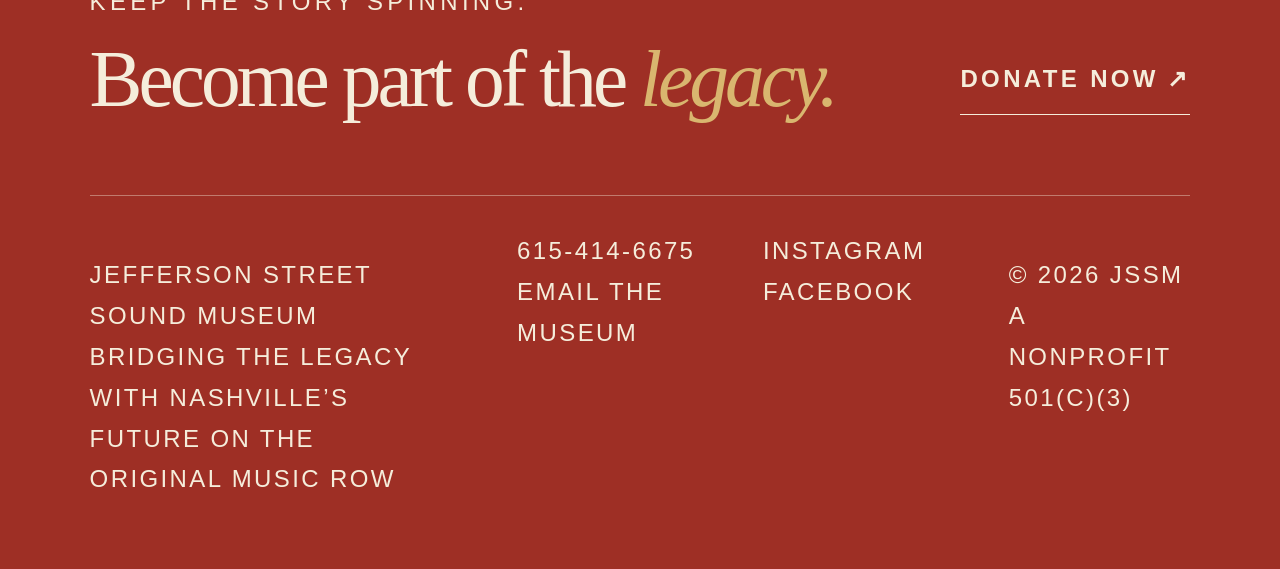
<file: community.html>
<!doctype html><html lang="en"><head><meta charset="utf-8"><meta name="viewport" content="width=device-width,initial-scale=1"><meta name="description" content="Education and community at Jefferson Street Sound Museum."><title>Community | Jefferson Street Sound Museum</title><link rel="icon" href="images/jssm-logo.webp"><link rel="stylesheet" href="styles.css?v=8"><script src="script.js?v=8" defer></script></head>
<body class="inner-page"><a class="skip-link" href="#content">Skip to content</a>
<header class="site-header"><a class="wordmark" href="index.html" aria-label="Jefferson Street Sound Museum home"><img src="images/jssm-official-long.png" alt="Jefferson Street Sound Museum"></a><div class="header-actions"><a class="visit-link" href="visit.html">Visit</a><button class="menu-button" aria-expanded="false" aria-controls="museum-menu"><i aria-hidden="true"></i> Explore</button></div></header>
<div id="museum-menu" class="menu-drawer" aria-hidden="true"><div class="menu-top"><img class="menu-brand" src="images/jssm-official-long.png" alt="Jefferson Street Sound Museum"><button class="menu-close" aria-label="Close menu">Close ×</button></div><nav class="record-menu" aria-label="Main navigation"><a class="record-link tree-menu-link" href="index.html"><img src="images/jssm-tree-logo.webp" alt=""><span>Home</span><small>Since 2011</small></a><a class="record-link" href="museum.html"><span>Museum</span><small>01</small></a><a class="record-link" href="legacy.html"><span>Legacy</span><small>02</small></a><a class="record-link" href="community.html" aria-current="page"><span>Community</span><small>03</small></a><a class="record-link" href="visit.html"><span>Visit</span><small>04</small></a><a class="record-link" href="events.html"><span>Events</span><small>Calendar</small></a><a class="record-link" href="founders-letter.html"><span>Letter</span><small>Monthly</small></a></nav><div class="menu-footer">2004 Jefferson Street · Nashville, Tennessee</div></div>
<main id="content"><section class="page-hero"><div class="page-hero-copy" data-reveal><p class="eyebrow">Side 03 · Community</p><h1>Pass the story <em>forward.</em></h1><p>The legacy becomes stronger every time a student, neighbor, musician or visitor carries it into the future.</p></div></section>
<section class="page-content paper"><div class="page-grid"><figure class="page-portrait" data-reveal><img src="images/students.webp" alt="Students visiting Jefferson Street Sound Museum"><figcaption>Young visitors become Jefferson Street ambassadors.</figcaption></figure><div class="page-copy" data-reveal><div class="section-tag">Education in the grooves</div><h2>A museum built for conversation.</h2><p>Jefferson Street Sound Museum welcomes students and visitors from across Nashville and around the world. Tours connect the objects in the collection with the people, choices and communities behind them.</p><p>School groups encounter a wider story of Music City—one that centers Black creativity, neighborhood entrepreneurship and the relationship between music and the Civil Rights Movement.</p><div class="fact-strips"><article><span>Learn</span><div><h3>Student tours</h3><p>Age-appropriate stories, artifacts and discussion for school and university groups.</p></div></article><article><span>Share</span><div><h3>Jefferson Street ambassadors</h3><p>Visitors leave ready to carry this history into their own schools, cities and creative work.</p></div></article><article><span>Create</span><div><h3>Programs and events</h3><p>Community gatherings bridge the neighborhood’s musical past with the artists of today.</p></div></article></div><div class="community-actions"><a href="visit.html">Arrange a group visit <span>→</span></a><a href="https://www.jeffersonstreetsound.com/volunteer">Volunteer with JSSM <span>↗</span></a></div></div></div></section></main>
<nav class="page-record-nav" aria-label="Continue exploring"><a class="mini-record" href="legacy.html"><span>Legacy</span><small>Side 02</small></a><a class="mini-record brass" href="museum.html"><span>Museum</span><small>Side 01</small></a><a class="mini-record red" href="visit.html"><span>Visit</span><small>Book a Tour</small></a></nav>
<footer><div class="footer-bottom"><p>Jefferson Street Sound Museum<br>Bridging the legacy with Nashville’s future on the Original Music Row</p><div><a href="tel:+16154146675">615-414-6675</a><a href="mailto:karenlynncoffee@gmail.com">Email the museum</a></div><div><a href="https://www.instagram.com/jeffersonstreetsound">Instagram</a><a href="https://www.facebook.com/jssbooking">Facebook</a></div><p>© 2026 JSSM<br>A nonprofit 501(c)(3)</p></div></footer></body></html>
</file>
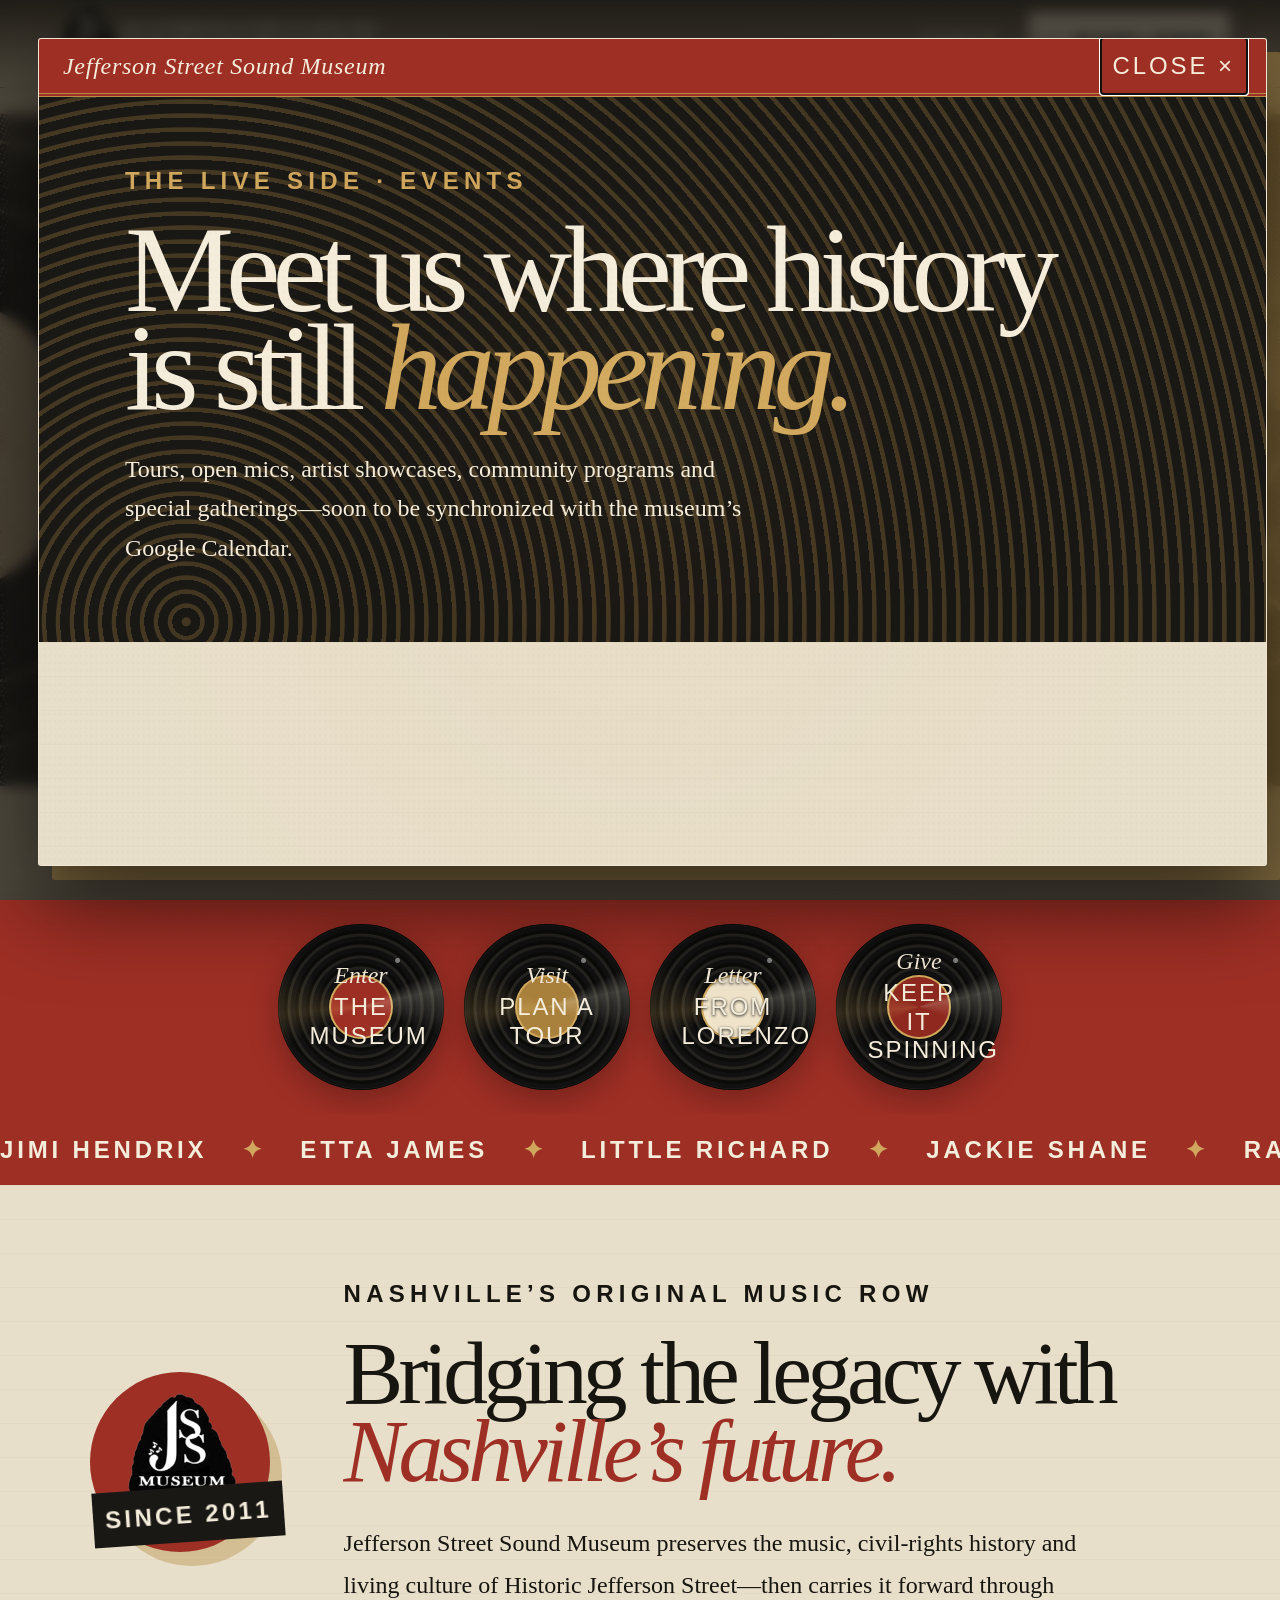
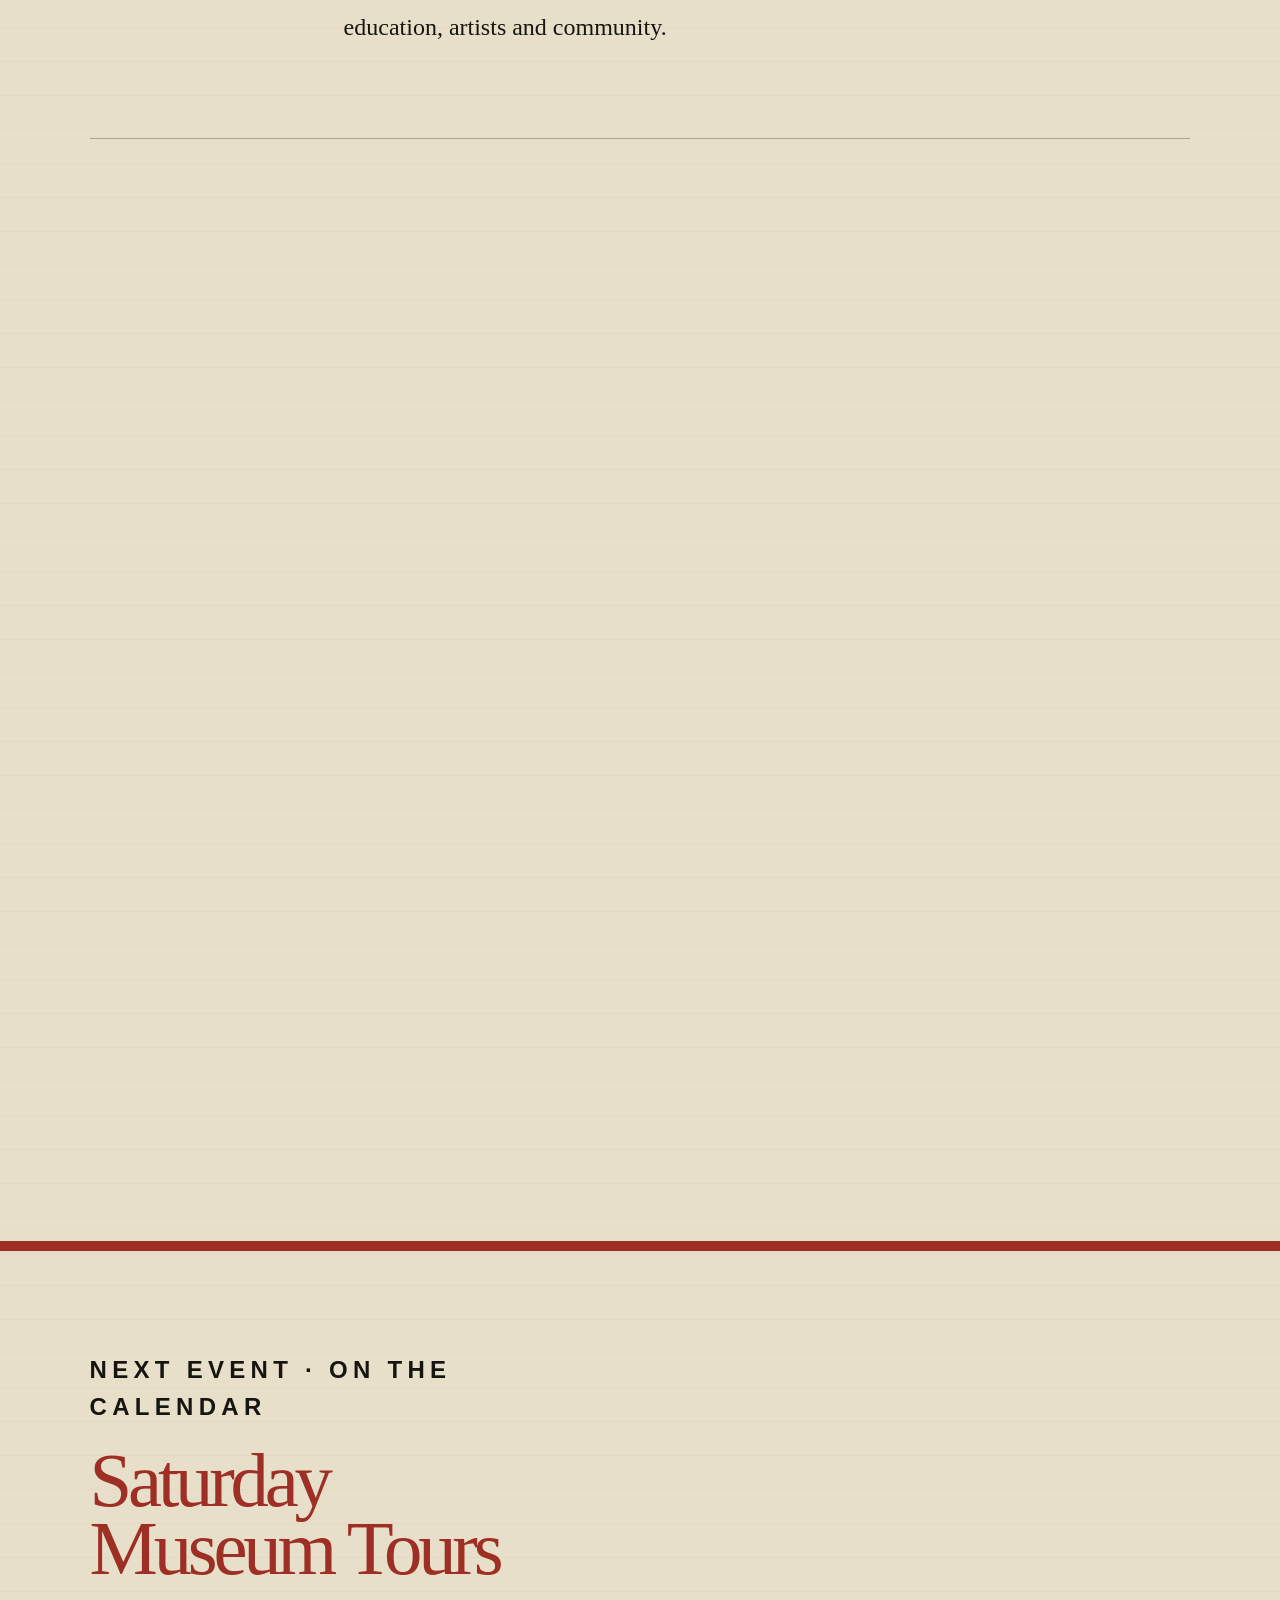
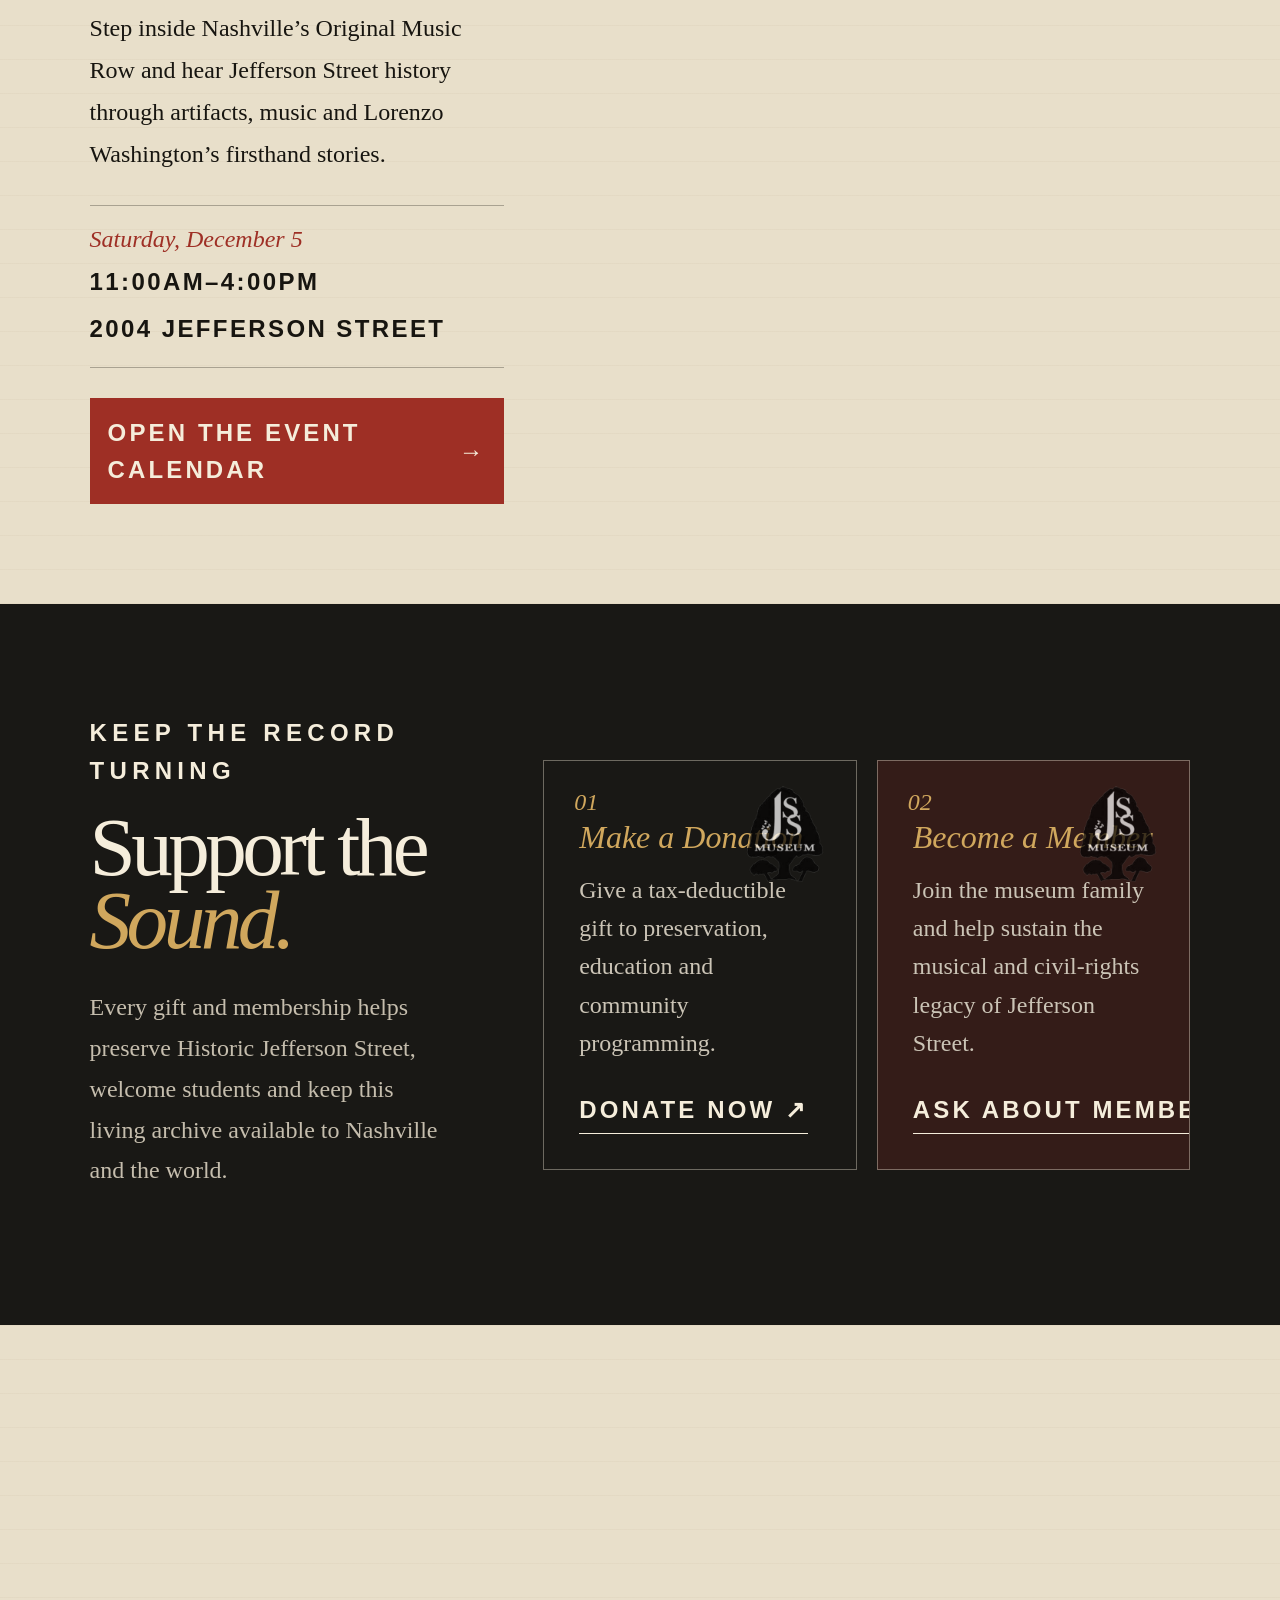
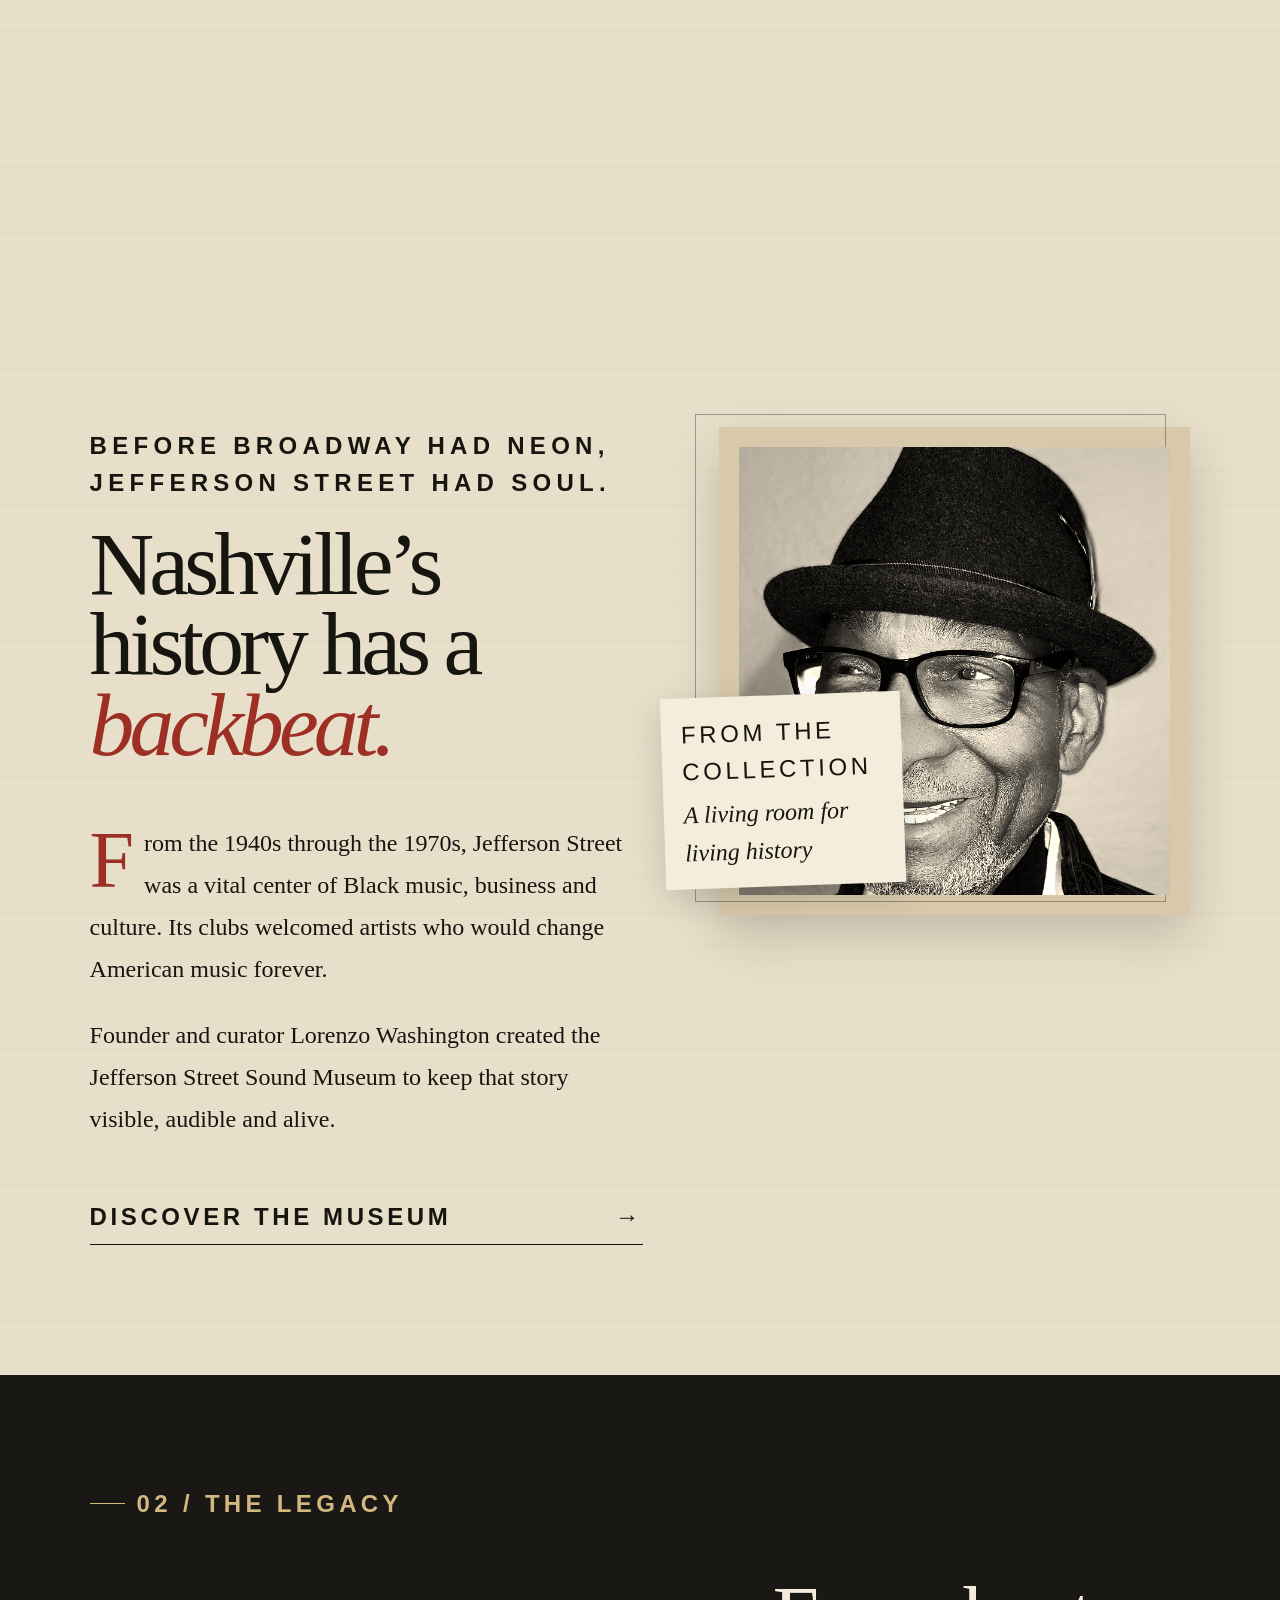
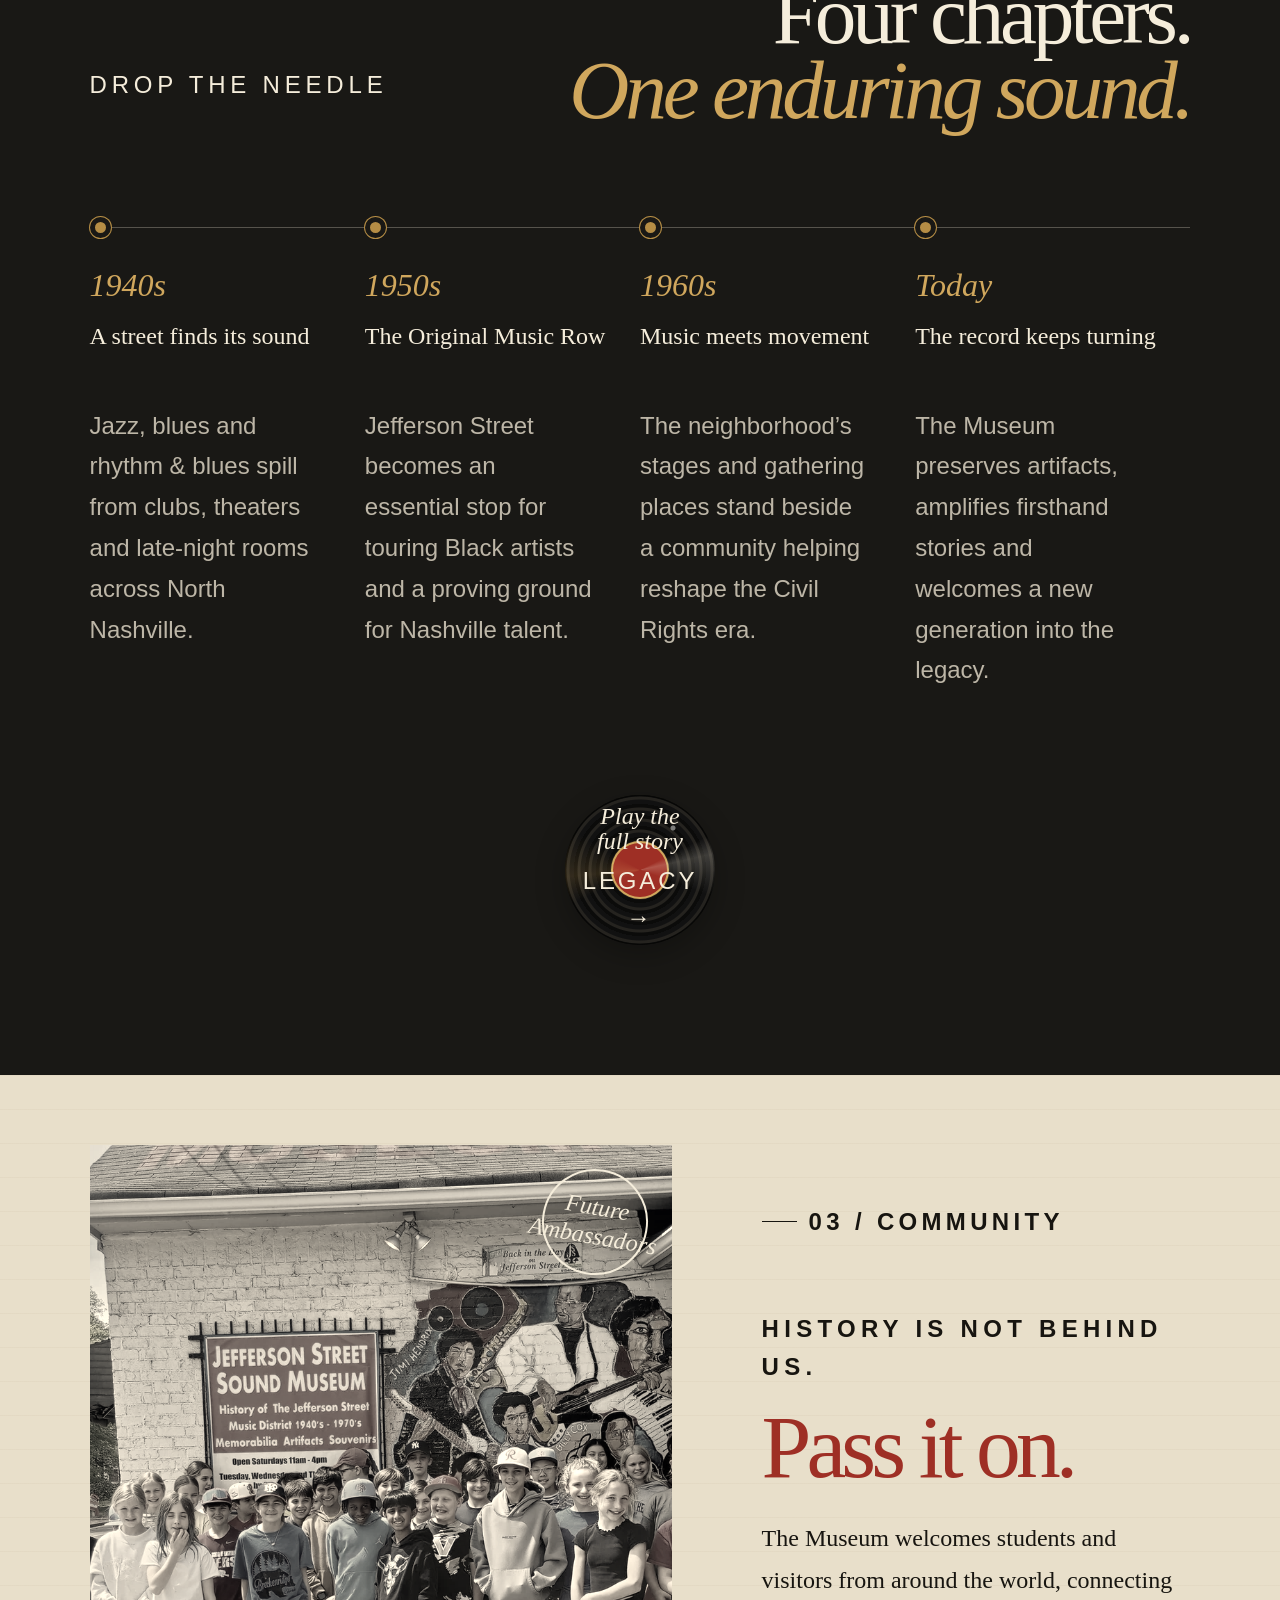
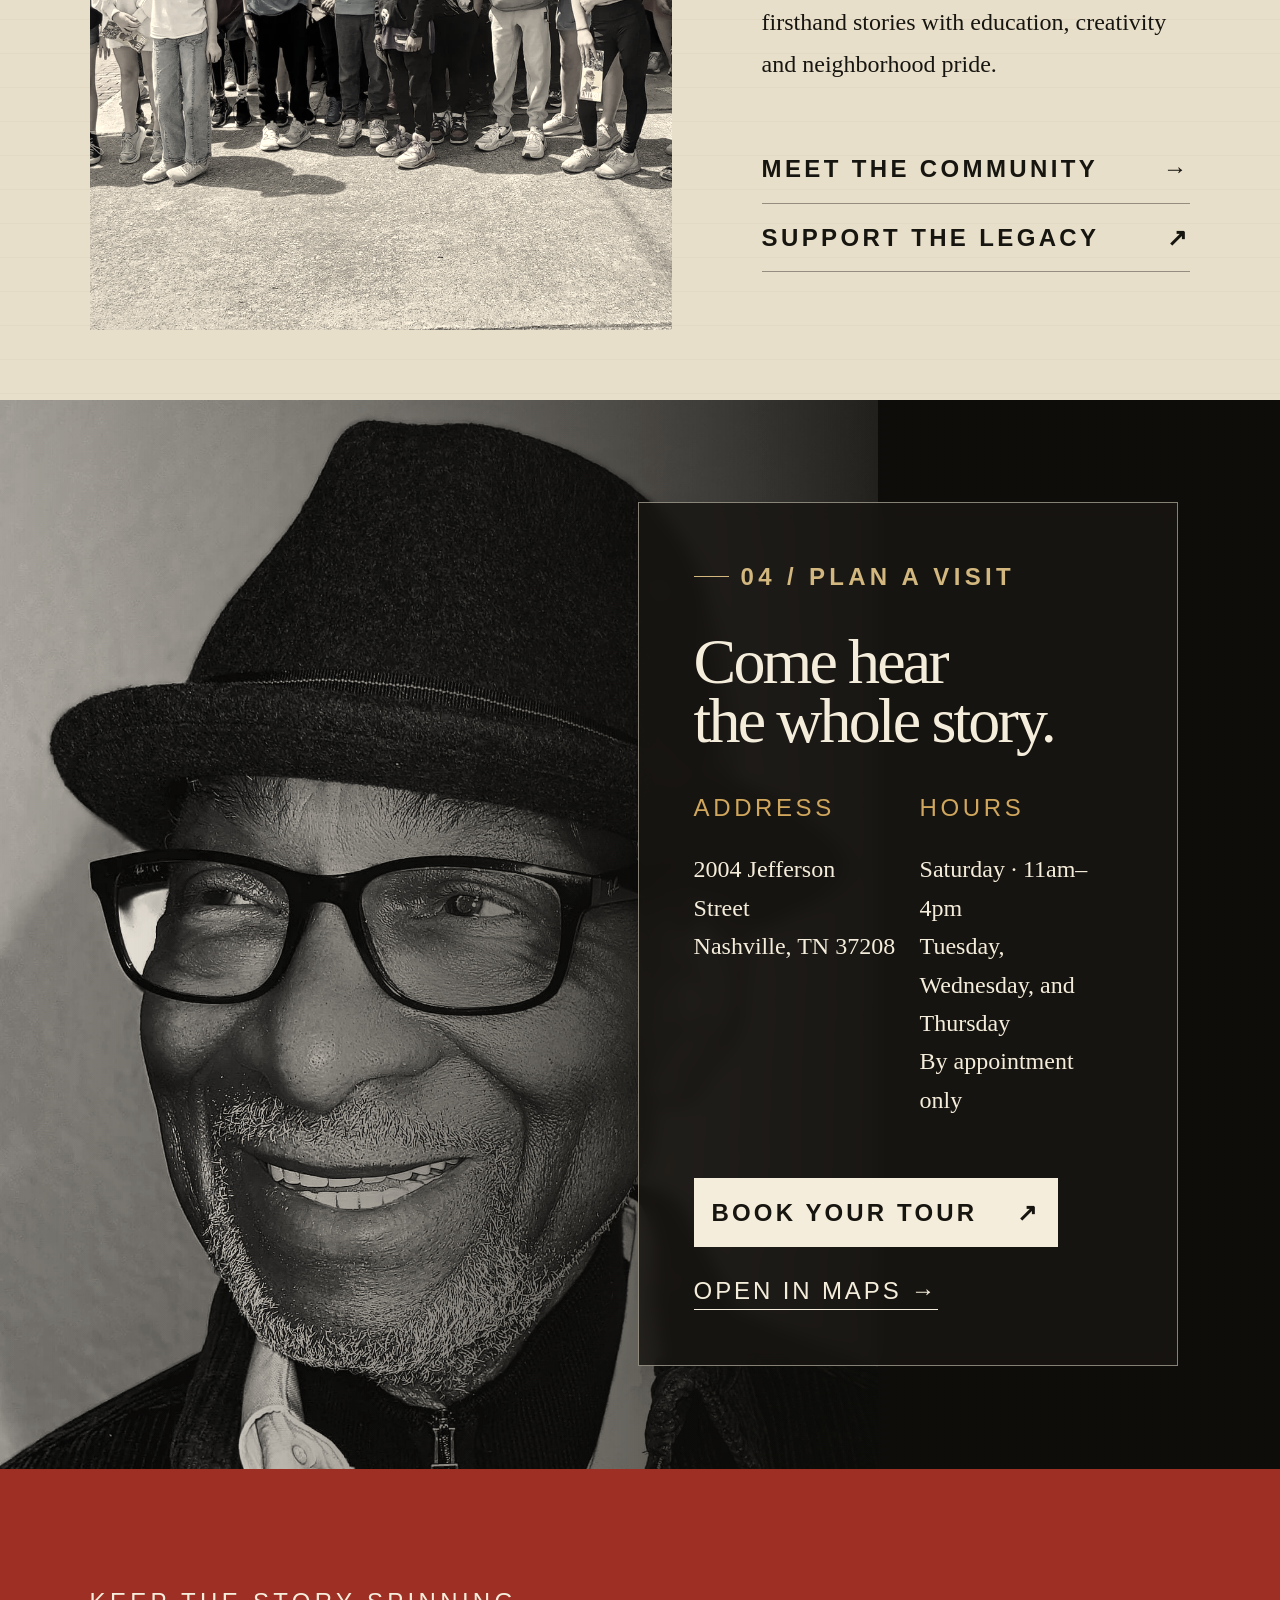
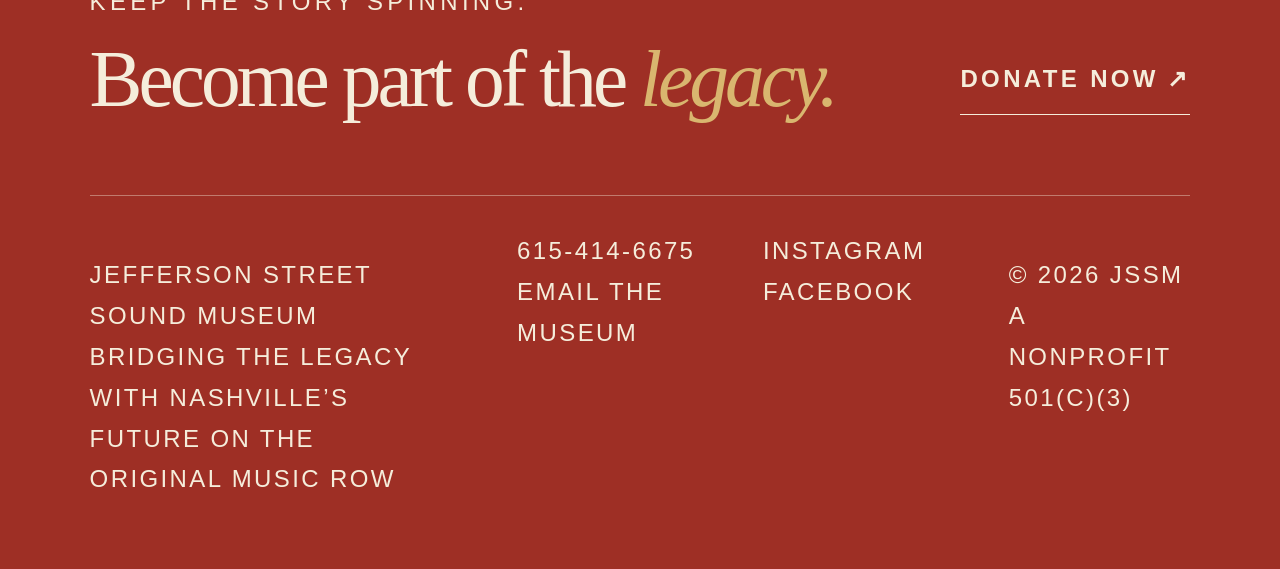
<file: events.html>
<!doctype html><html lang="en"><head><meta charset="utf-8"><meta name="viewport" content="width=device-width,initial-scale=1"><meta name="description" content="Events and museum calendar at Jefferson Street Sound Museum."><title>Events | Jefferson Street Sound Museum</title><link rel="icon" href="images/jssm-logo.webp"><link rel="stylesheet" href="styles.css?v=8"><script src="script.js?v=8" defer></script></head>
<body class="inner-page"><a class="skip-link" href="#content">Skip to content</a>
<header class="site-header"><a class="wordmark" href="index.html" aria-label="Jefferson Street Sound Museum home"><img src="images/jssm-official-long.png" alt="Jefferson Street Sound Museum"></a><div class="header-actions"><a class="visit-link" href="visit.html">Visit</a><button class="menu-button" aria-expanded="false" aria-controls="museum-menu"><i aria-hidden="true"></i> Explore</button></div></header>
<div id="museum-menu" class="menu-drawer" aria-hidden="true"><div class="menu-top"><img class="menu-brand" src="images/jssm-official-long.png" alt="Jefferson Street Sound Museum"><button class="menu-close" aria-label="Close menu">Close ×</button></div><nav class="record-menu" aria-label="Main navigation"><a class="record-link tree-menu-link" href="index.html"><img src="images/jssm-tree-logo.webp" alt=""><span>Home</span><small>Since 2011</small></a><a class="record-link" href="museum.html"><span>Museum</span><small>01</small></a><a class="record-link" href="legacy.html"><span>Legacy</span><small>02</small></a><a class="record-link" href="community.html"><span>Community</span><small>03</small></a><a class="record-link" href="visit.html"><span>Visit</span><small>04</small></a><a class="record-link" href="events.html" aria-current="page"><span>Events</span><small>Calendar</small></a><a class="record-link" href="founders-letter.html"><span>Letter</span><small>Monthly</small></a></nav><div class="menu-footer">2004 Jefferson Street · Nashville, Tennessee</div></div>
<main id="content"><section class="page-hero"><div class="page-hero-copy" data-reveal><p class="eyebrow">The Live Side · Events</p><h1>Meet us where history is still <em>happening.</em></h1><p>Tours, open mics, artist showcases, community programs and special gatherings—soon to be synchronized with the museum’s Google Calendar.</p></div></section>
<section class="page-content paper"><div class="calendar-layout"><div class="calendar-intro" data-reveal><div class="section-tag">Museum calendar</div><h2>Now spinning.</h2><p>The next museum date is always placed first. Future events entered through the owner dashboard will join this calendar automatically after Google Calendar authorization.</p><div class="calendar-sync"><span class="sync-light" aria-hidden="true"></span><div><b>Google Calendar connection planned</b><small>Public events will sync here after dashboard authorization.</small></div></div></div><div class="calendar-stack"><div class="calendar-board" data-mini-calendar data-reveal aria-label="Museum event calendar"><div class="calendar-board-head"><span>JSSM</span><div><small>Museum calendar</small><strong data-calendar-month>Calendar</strong></div></div><div class="calendar-weekdays" aria-hidden="true"><span>S</span><span>M</span><span>T</span><span>W</span><span>T</span><span>F</span><span>S</span></div><div class="calendar-days" data-calendar-days></div><p><i aria-hidden="true"></i> Museum open · Saturdays</p></div><div class="event-list" data-calendar-feed data-reveal><article class="event-card next-event-card"><time><b>Next</b><span data-next-event-day>Sat</span></time><div><p>Next event</p><h3>Saturday Museum Tours</h3><span><strong data-next-event-long>Next Saturday</strong><br>11:00am–4:00pm · 2004 Jefferson Street</span><a href="visit.html">Plan your visit →</a></div></article><article class="event-card upcoming"><time><b>More</b><span>Soon</span></time><div><p>Live event calendar</p><h3>Special dates coming soon</h3><span>Open mics, showcases and community gatherings</span><a href="https://www.jeffersonstreetsound.com/events">See the current museum calendar ↗</a></div></article></div></div></div></section>
<section class="dashboard-note"><div><p class="eyebrow">Future dashboard workflow</p><h2>Enter once.<br><em>Publish everywhere.</em></h2></div><ol><li><b>1</b><span>Add event details and a photo</span></li><li><b>2</b><span>Create or update the Google Calendar event</span></li><li><b>3</b><span>Publish the matching website card</span></li></ol></section></main>
<nav class="page-record-nav" aria-label="Continue exploring"><a class="mini-record" href="founders-letter.html"><span>Letter</span><small>Latest Note</small></a><a class="mini-record brass" href="community.html"><span>Community</span><small>Programs</small></a><a class="mini-record red" href="visit.html"><span>Visit</span><small>Book a Tour</small></a></nav>
<footer><div class="footer-bottom"><p>Jefferson Street Sound Museum<br>Bridging the legacy with Nashville’s future on the Original Music Row</p><div><a href="tel:+16154146675">615-414-6675</a><a href="mailto:karenlynncoffee@gmail.com">Email the museum</a></div><div><a href="https://www.instagram.com/jeffersonstreetsound">Instagram</a><a href="https://www.facebook.com/jssbooking">Facebook</a></div><p>© 2026 JSSM<br>A nonprofit 501(c)(3)</p></div></footer></body></html>
</file>
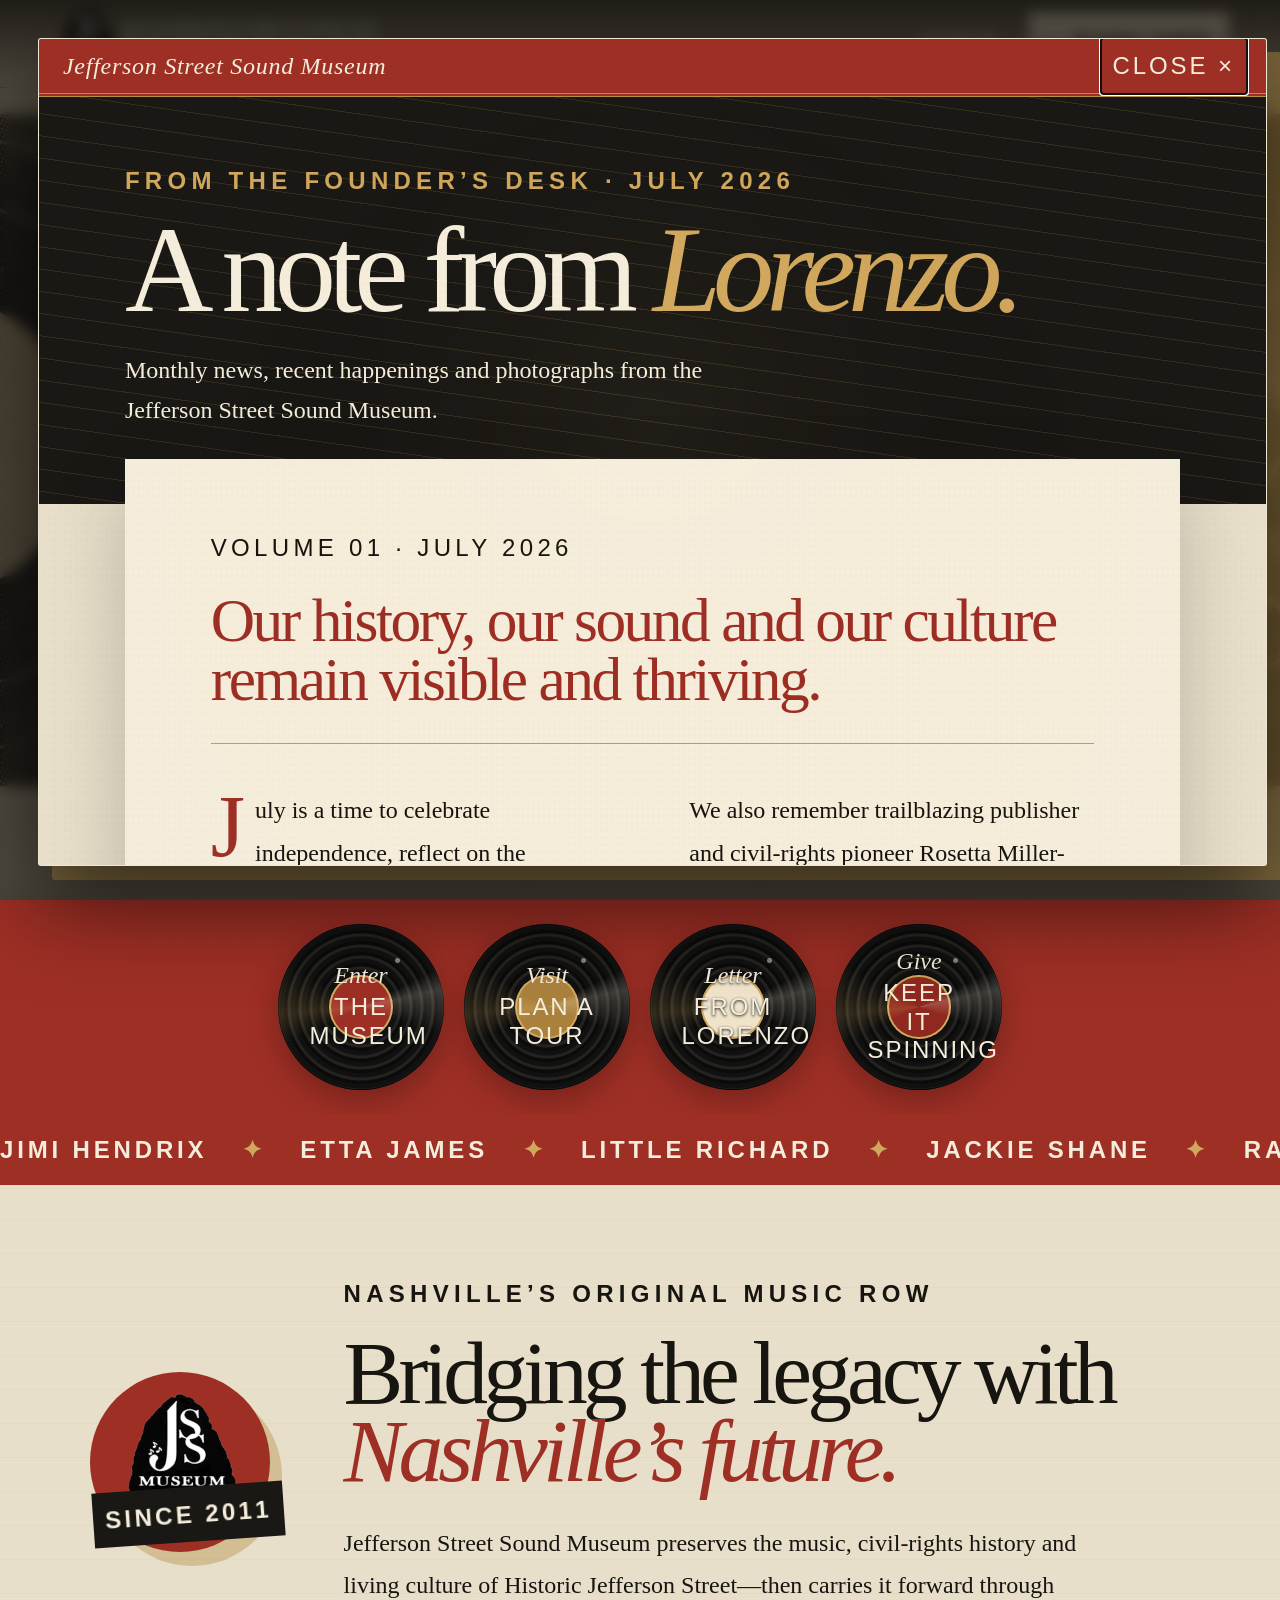
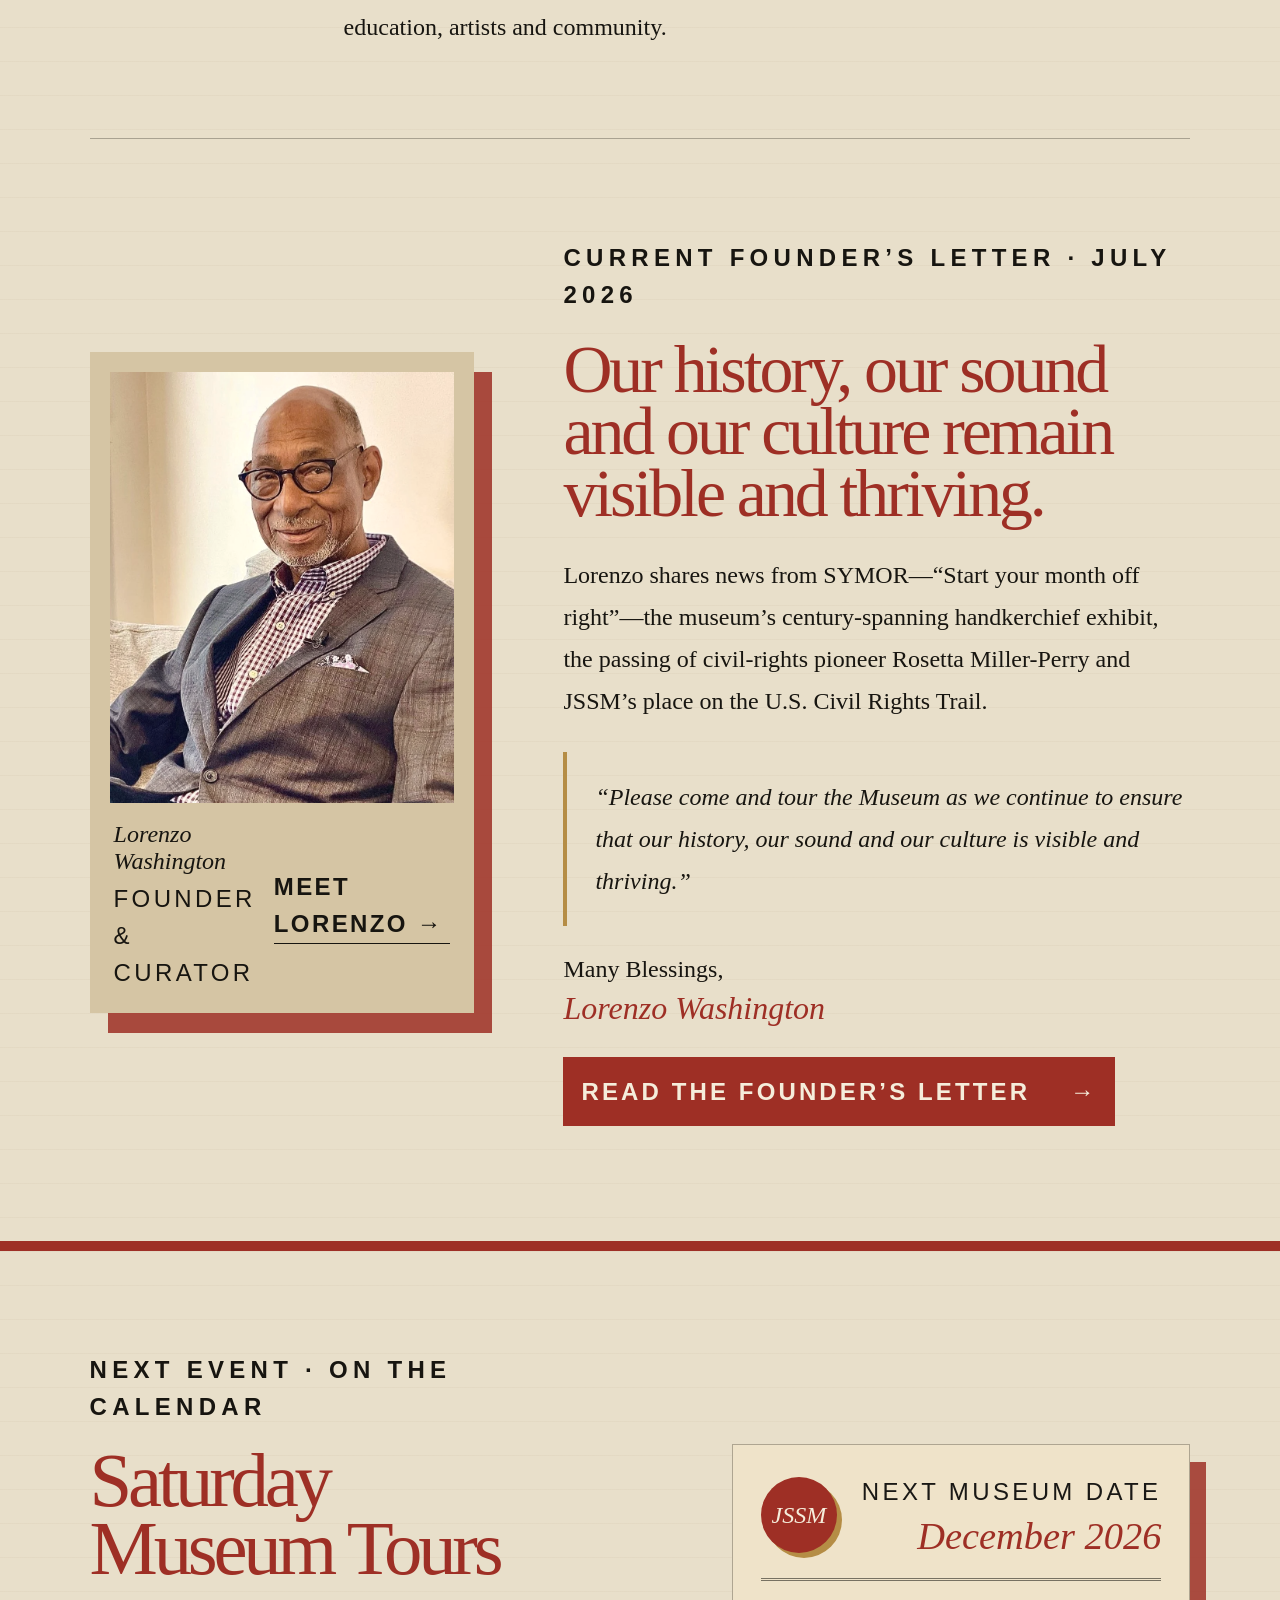
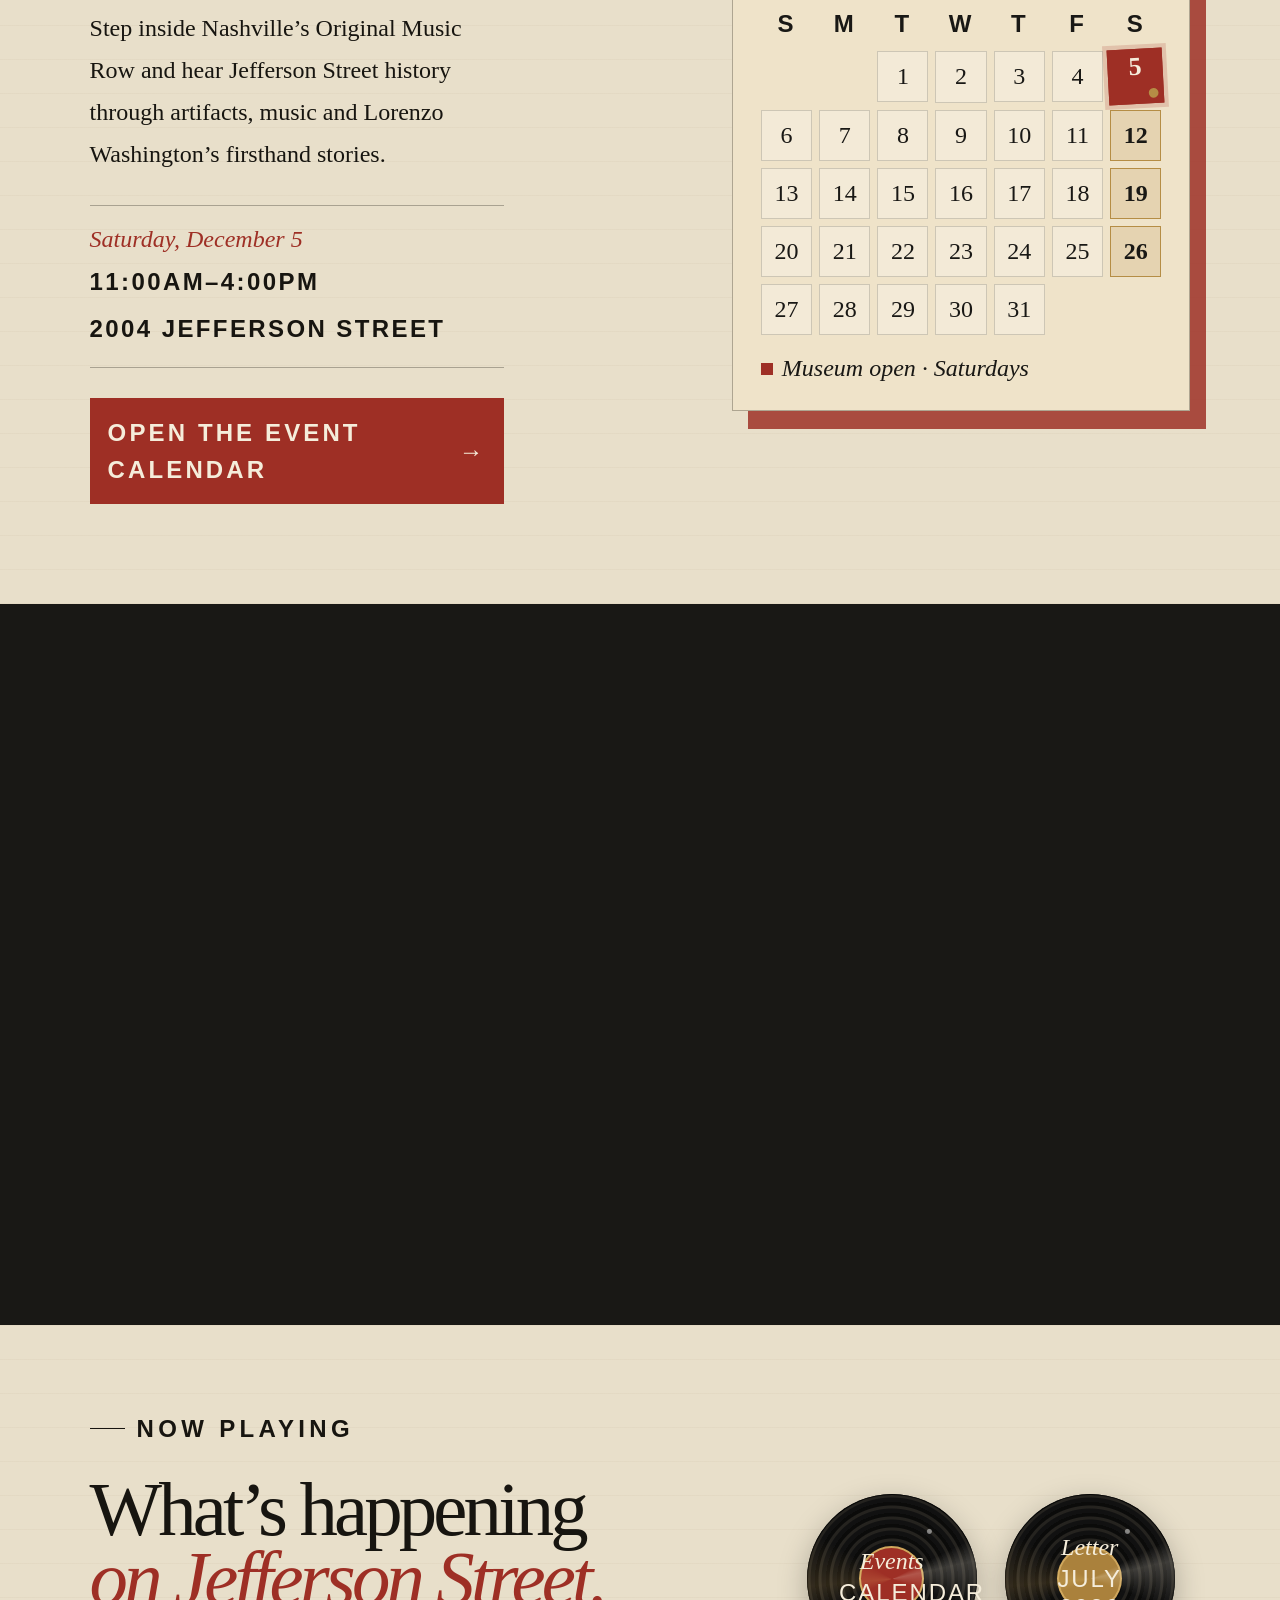
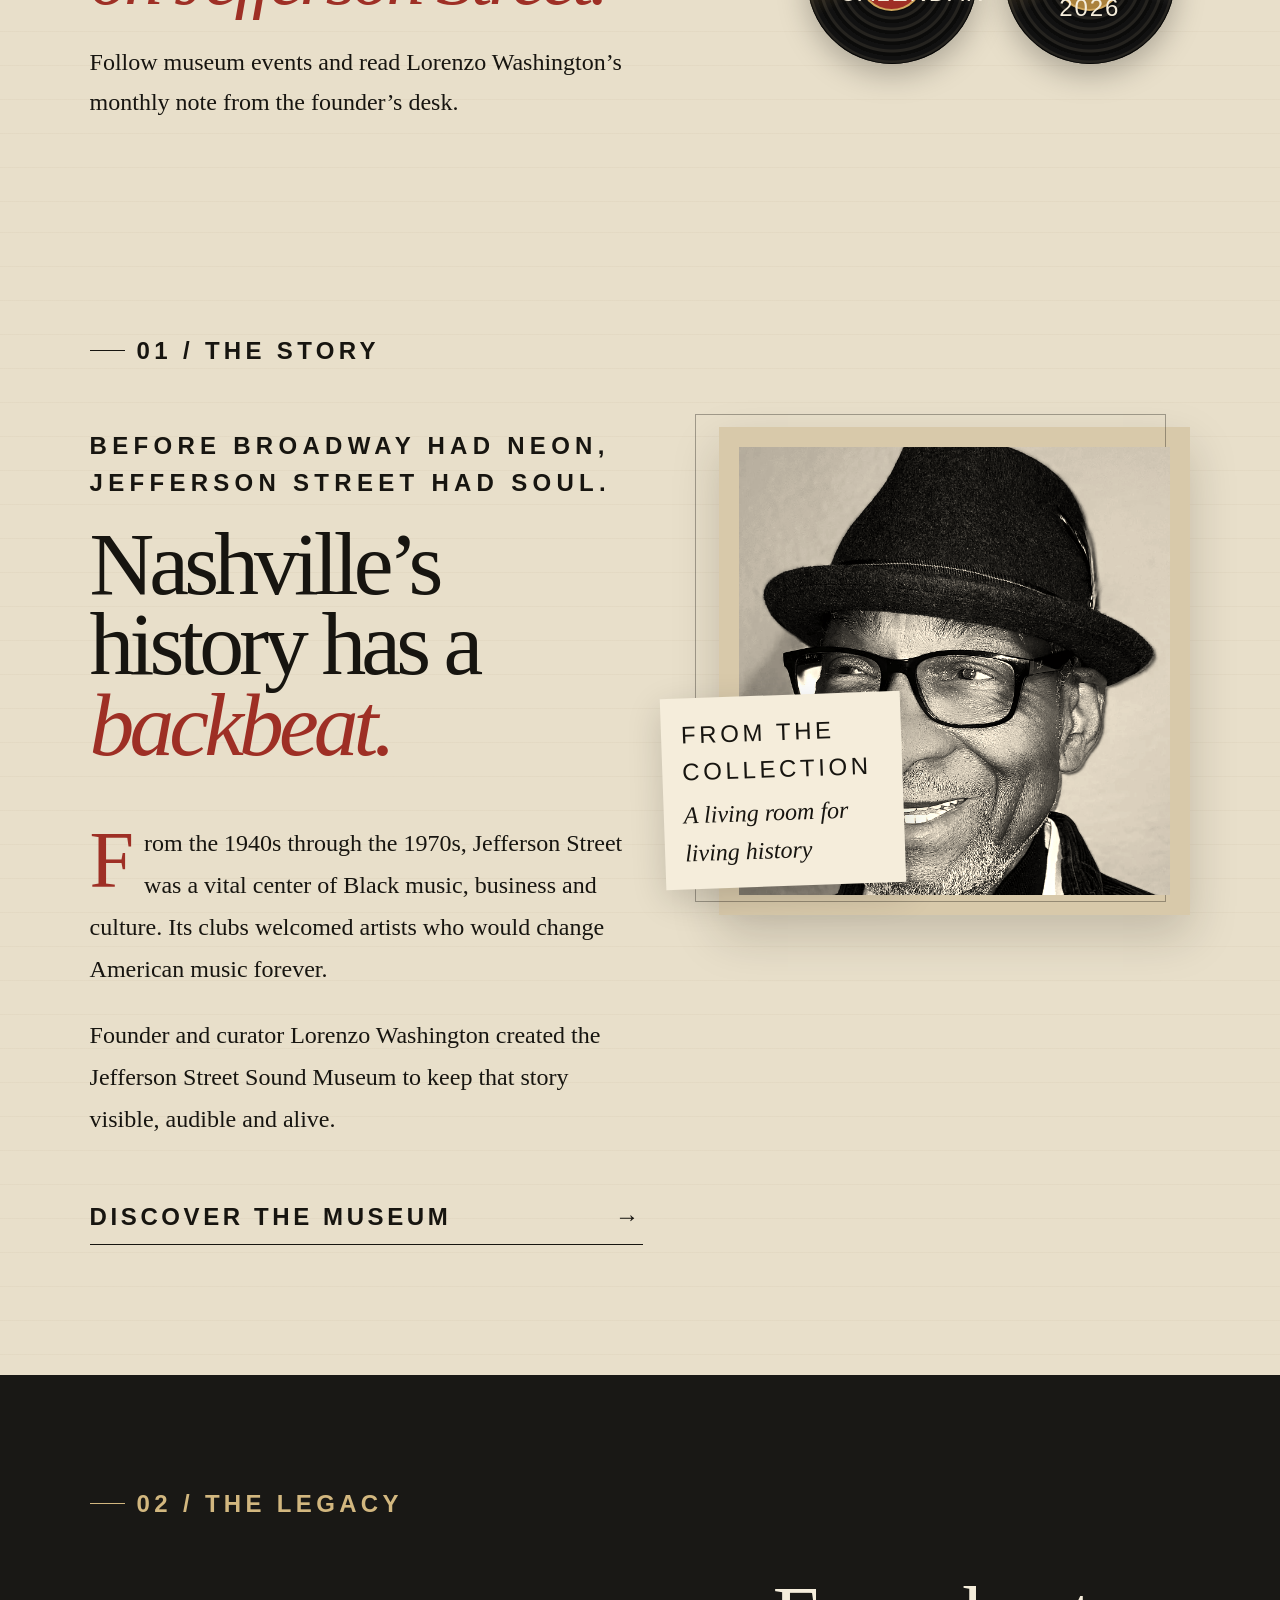
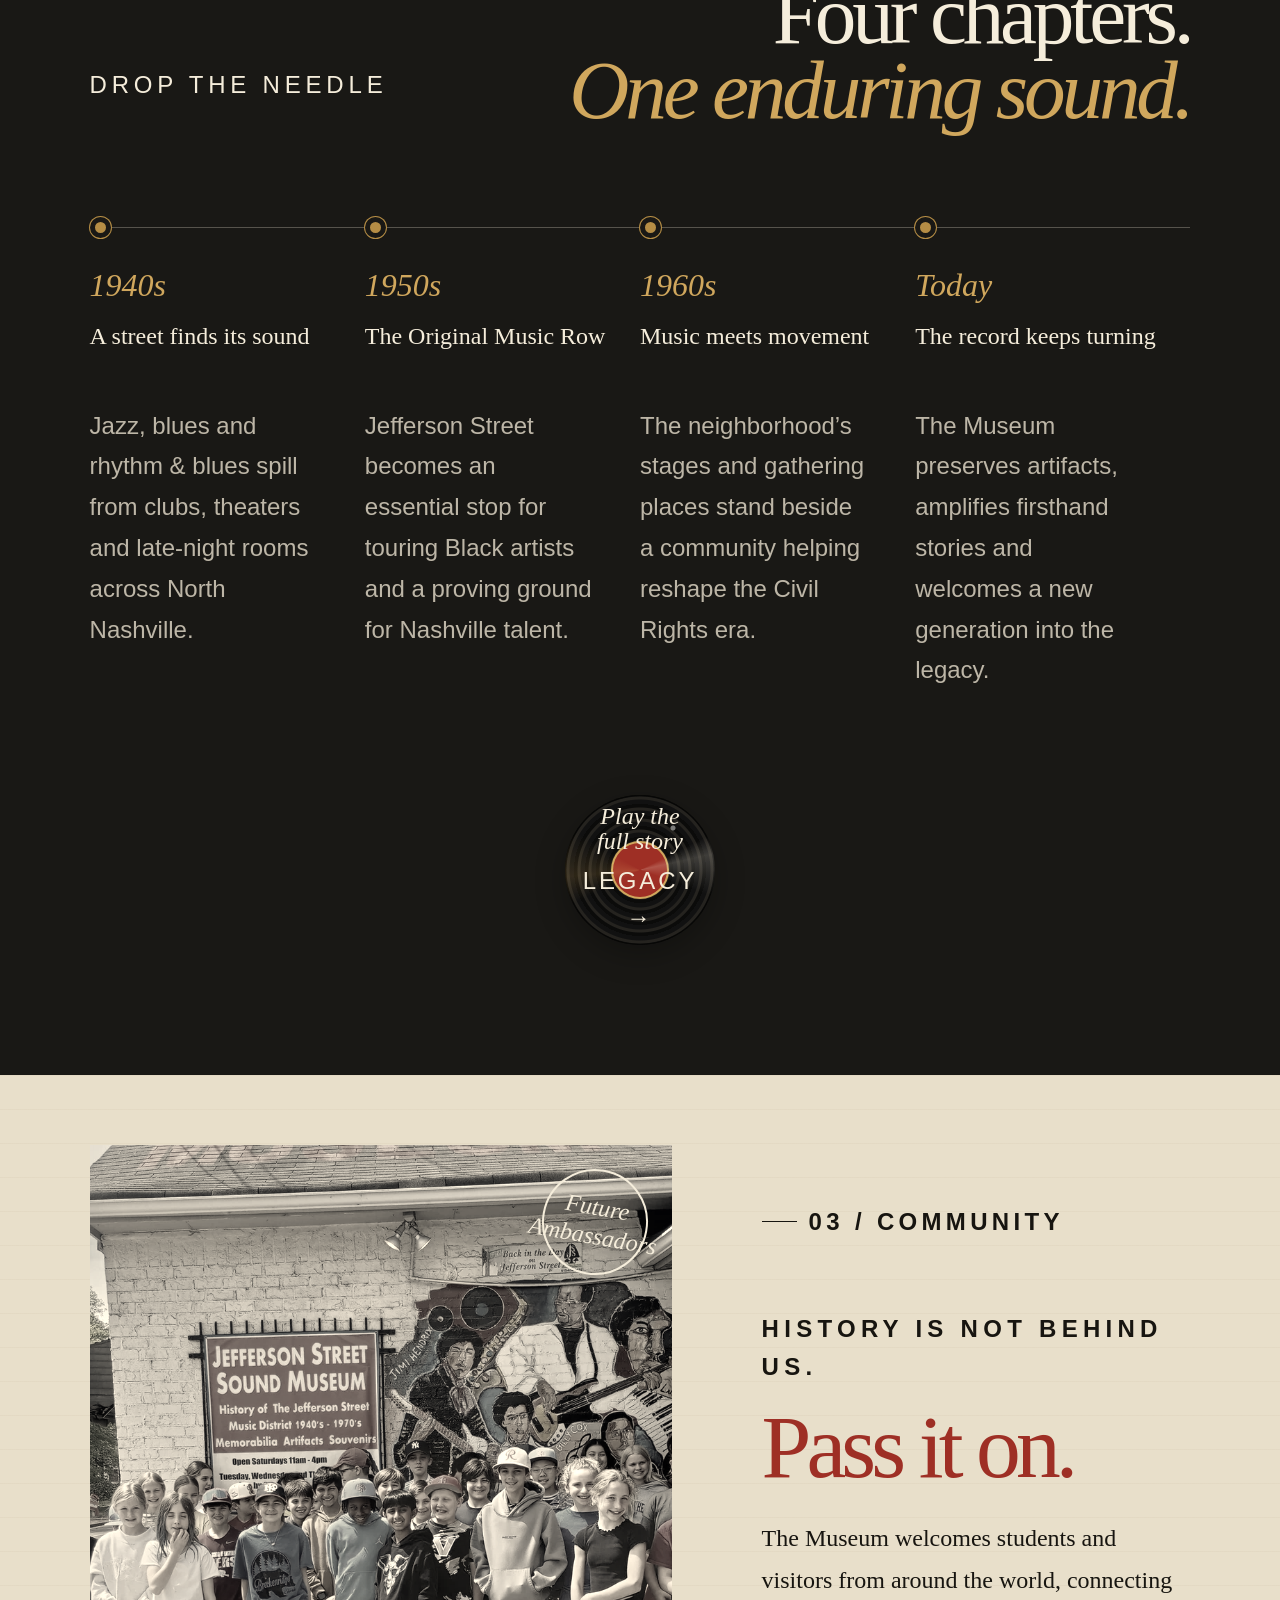
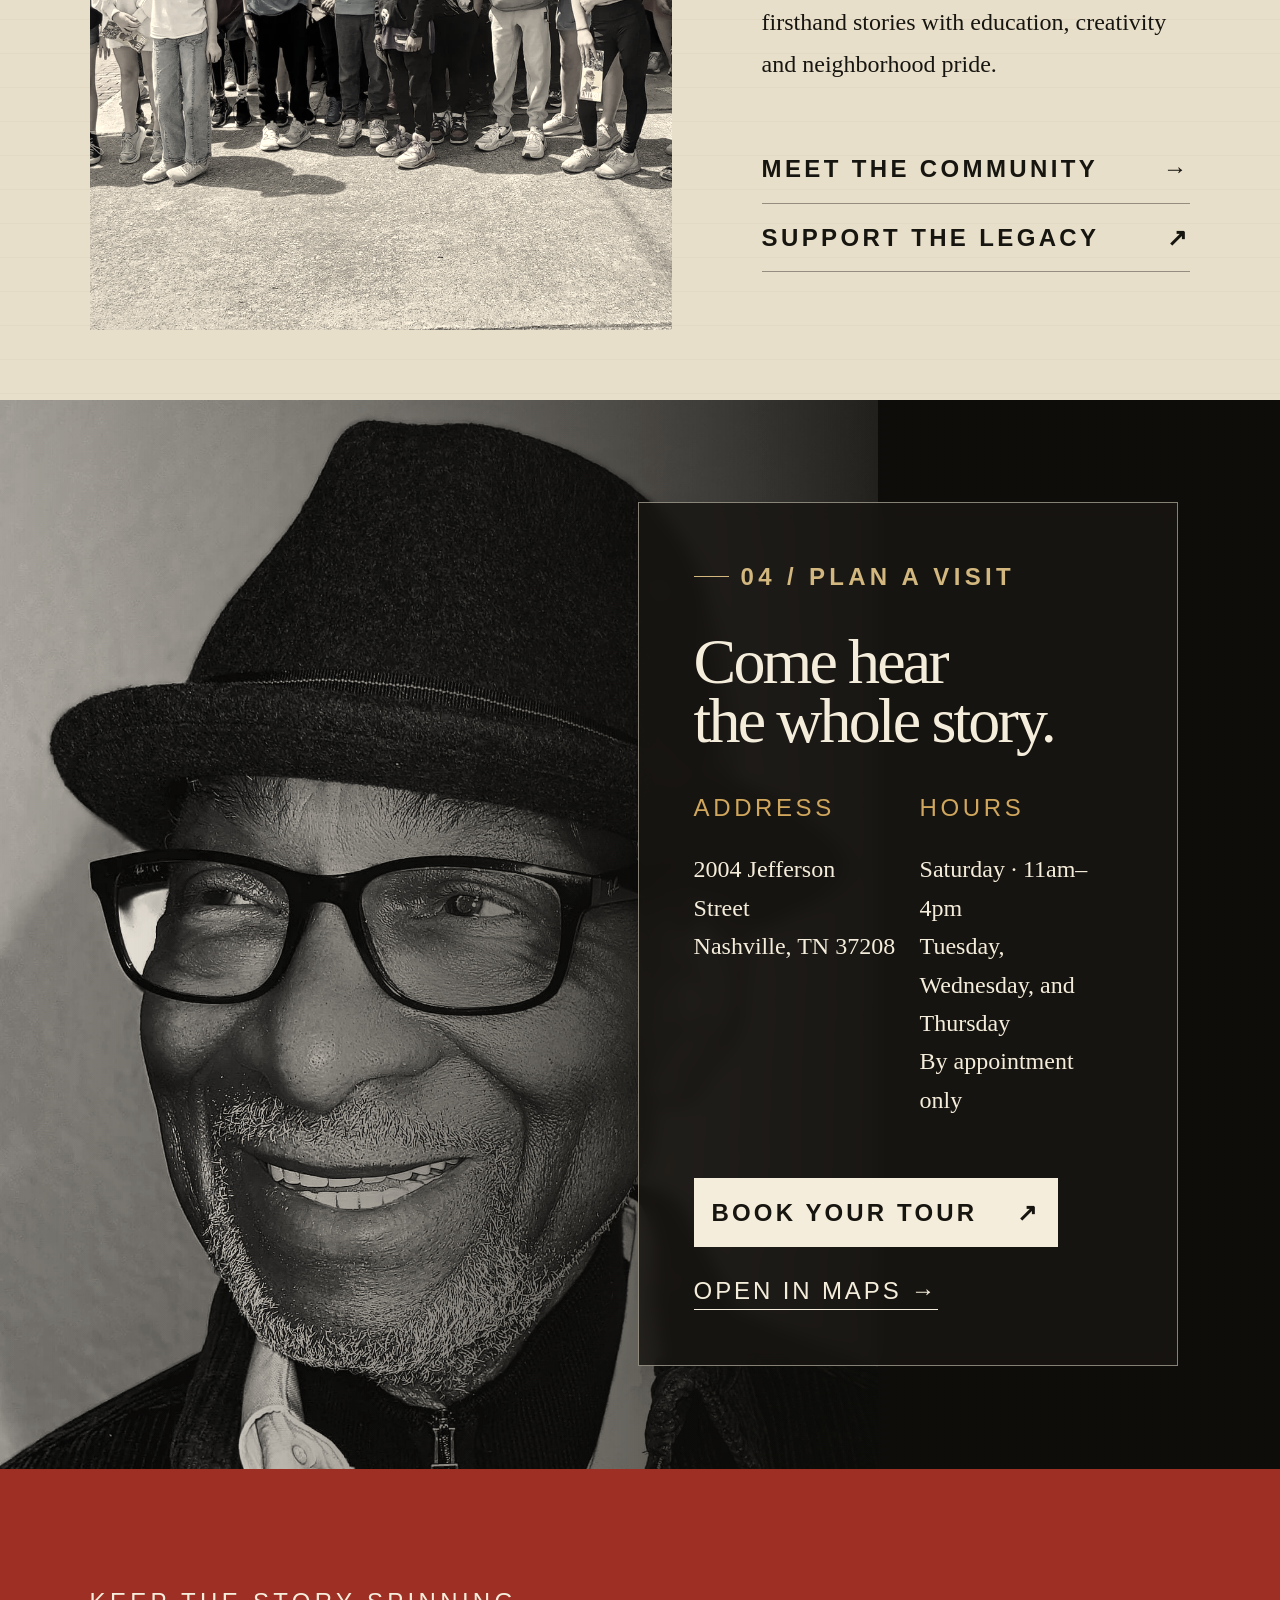
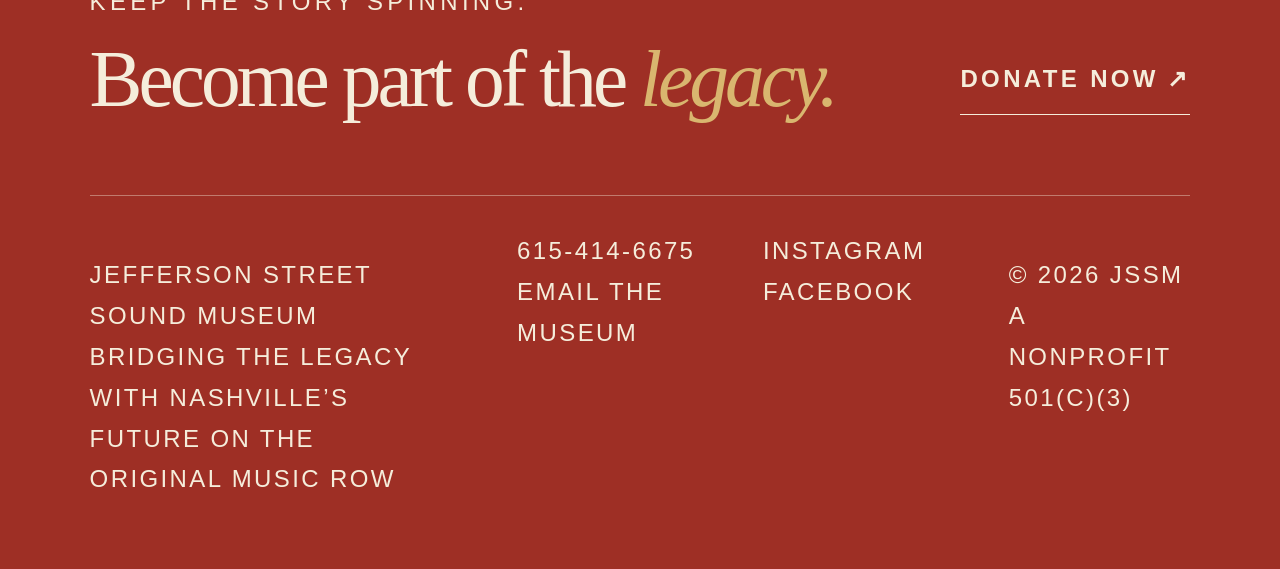
<file: founders-letter.html>
<!doctype html><html lang="en"><head><meta charset="utf-8"><meta name="viewport" content="width=device-width,initial-scale=1"><meta name="description" content="The monthly founder’s letter from Lorenzo Washington at Jefferson Street Sound Museum."><title>Founder’s Letter | Jefferson Street Sound Museum</title><link rel="icon" href="images/jssm-logo.webp"><link rel="stylesheet" href="styles.css?v=8"><script src="script.js?v=8" defer></script></head>
<body class="inner-page"><a class="skip-link" href="#content">Skip to content</a>
<header class="site-header"><a class="wordmark" href="index.html" aria-label="Jefferson Street Sound Museum home"><img src="images/jssm-official-long.png" alt="Jefferson Street Sound Museum"></a><div class="header-actions"><a class="visit-link" href="visit.html">Visit</a><button class="menu-button" aria-expanded="false" aria-controls="museum-menu"><i aria-hidden="true"></i> Explore</button></div></header>
<div id="museum-menu" class="menu-drawer" aria-hidden="true"><div class="menu-top"><img class="menu-brand" src="images/jssm-official-long.png" alt="Jefferson Street Sound Museum"><button class="menu-close" aria-label="Close menu">Close ×</button></div><nav class="record-menu" aria-label="Main navigation"><a class="record-link tree-menu-link" href="index.html"><img src="images/jssm-tree-logo.webp" alt=""><span>Home</span><small>Since 2011</small></a><a class="record-link" href="museum.html"><span>Museum</span><small>01</small></a><a class="record-link" href="legacy.html"><span>Legacy</span><small>02</small></a><a class="record-link" href="community.html"><span>Community</span><small>03</small></a><a class="record-link" href="visit.html"><span>Visit</span><small>04</small></a><a class="record-link" href="events.html"><span>Events</span><small>Calendar</small></a><a class="record-link" href="founders-letter.html" aria-current="page"><span>Letter</span><small>Monthly</small></a></nav><div class="menu-footer">2004 Jefferson Street · Nashville, Tennessee</div></div>
<main id="content"><section class="page-hero letter-hero"><div class="page-hero-copy" data-reveal><p class="eyebrow">From the founder’s desk · July 2026</p><h1>A note from <em>Lorenzo.</em></h1><p>Monthly news, recent happenings and photographs from the Jefferson Street Sound Museum.</p></div></section>
<article class="letter-sheet" data-reveal><header><span>Volume 01 · July 2026</span><h2>Our history, our sound and our culture remain visible and thriving.</h2></header><div class="letter-columns"><div><p class="dropcap">July is a time to celebrate independence, reflect on the freedoms still being protected and remain aware of the conditions affecting our community, friends and loved ones.</p><p>SYMOR—Start your month off right—returned with an open mic and artist showcase, welcoming singers, musicians, comedians, spoken-word artists and entertainers to share their gifts.</p><p>Visitors can enjoy the museum’s special handkerchief exhibit through the end of August, including examples more than a century old and stories about the history and many uses of these everyday objects.</p></div><div><p>We also remember trailblazing publisher and civil-rights pioneer Rosetta Miller-Perry. Her work as an advocate, journalist and media owner remains a testament to a life devoted to equal rights and change.</p><p>Jefferson Street Sound Museum is honored to be a site on the U.S. Civil Rights Trail. Come step back in time and learn about the artists who performed on Historic Jefferson Street—from Jimi Hendrix, Etta James and Little Richard to Jackie Shane, Ike &amp; Tina Turner and many more.</p><p>Many blessings,</p><p class="signature">Lorenzo Washington</p><small>Founder &amp; Curator, JSSM</small></div></div></article>
<section class="recent-scenes paper"><div class="section-tag">Recent scenes</div><div class="scene-grid"><figure data-reveal><img src="images/museum-gathering.webp" alt="A recent gathering at Jefferson Street Sound Museum"><figcaption>Community gathered around the living legacy of Jefferson Street.</figcaption></figure><figure data-reveal><img src="images/students.webp" alt="Students visiting Jefferson Street Sound Museum"><figcaption>Young visitors carry the story forward as Jefferson Street ambassadors.</figcaption></figure></div></section>
<section class="dashboard-note"><div><p class="eyebrow">Future founder dashboard</p><h2>Write. Add photos.<br><em>Publish monthly.</em></h2></div><ol><li><b>1</b><span>Draft Lorenzo’s letter</span></li><li><b>2</b><span>Add recent photos and captions</span></li><li><b>3</b><span>Publish the new issue and archive the last</span></li></ol></section></main>
<nav class="page-record-nav" aria-label="Continue exploring"><a class="mini-record" href="events.html"><span>Events</span><small>Calendar</small></a><a class="mini-record brass" href="museum.html"><span>Lorenzo</span><small>His Story</small></a><a class="mini-record red" href="visit.html"><span>Visit</span><small>Book a Tour</small></a></nav>
<footer><div class="footer-bottom"><p>Jefferson Street Sound Museum<br>Bridging the legacy with Nashville’s future on the Original Music Row</p><div><a href="tel:+16154146675">615-414-6675</a><a href="mailto:karenlynncoffee@gmail.com">Email the museum</a></div><div><a href="https://www.instagram.com/jeffersonstreetsound">Instagram</a><a href="https://www.facebook.com/jssbooking">Facebook</a></div><p>© 2026 JSSM<br>A nonprofit 501(c)(3)</p></div></footer></body></html>
</file>
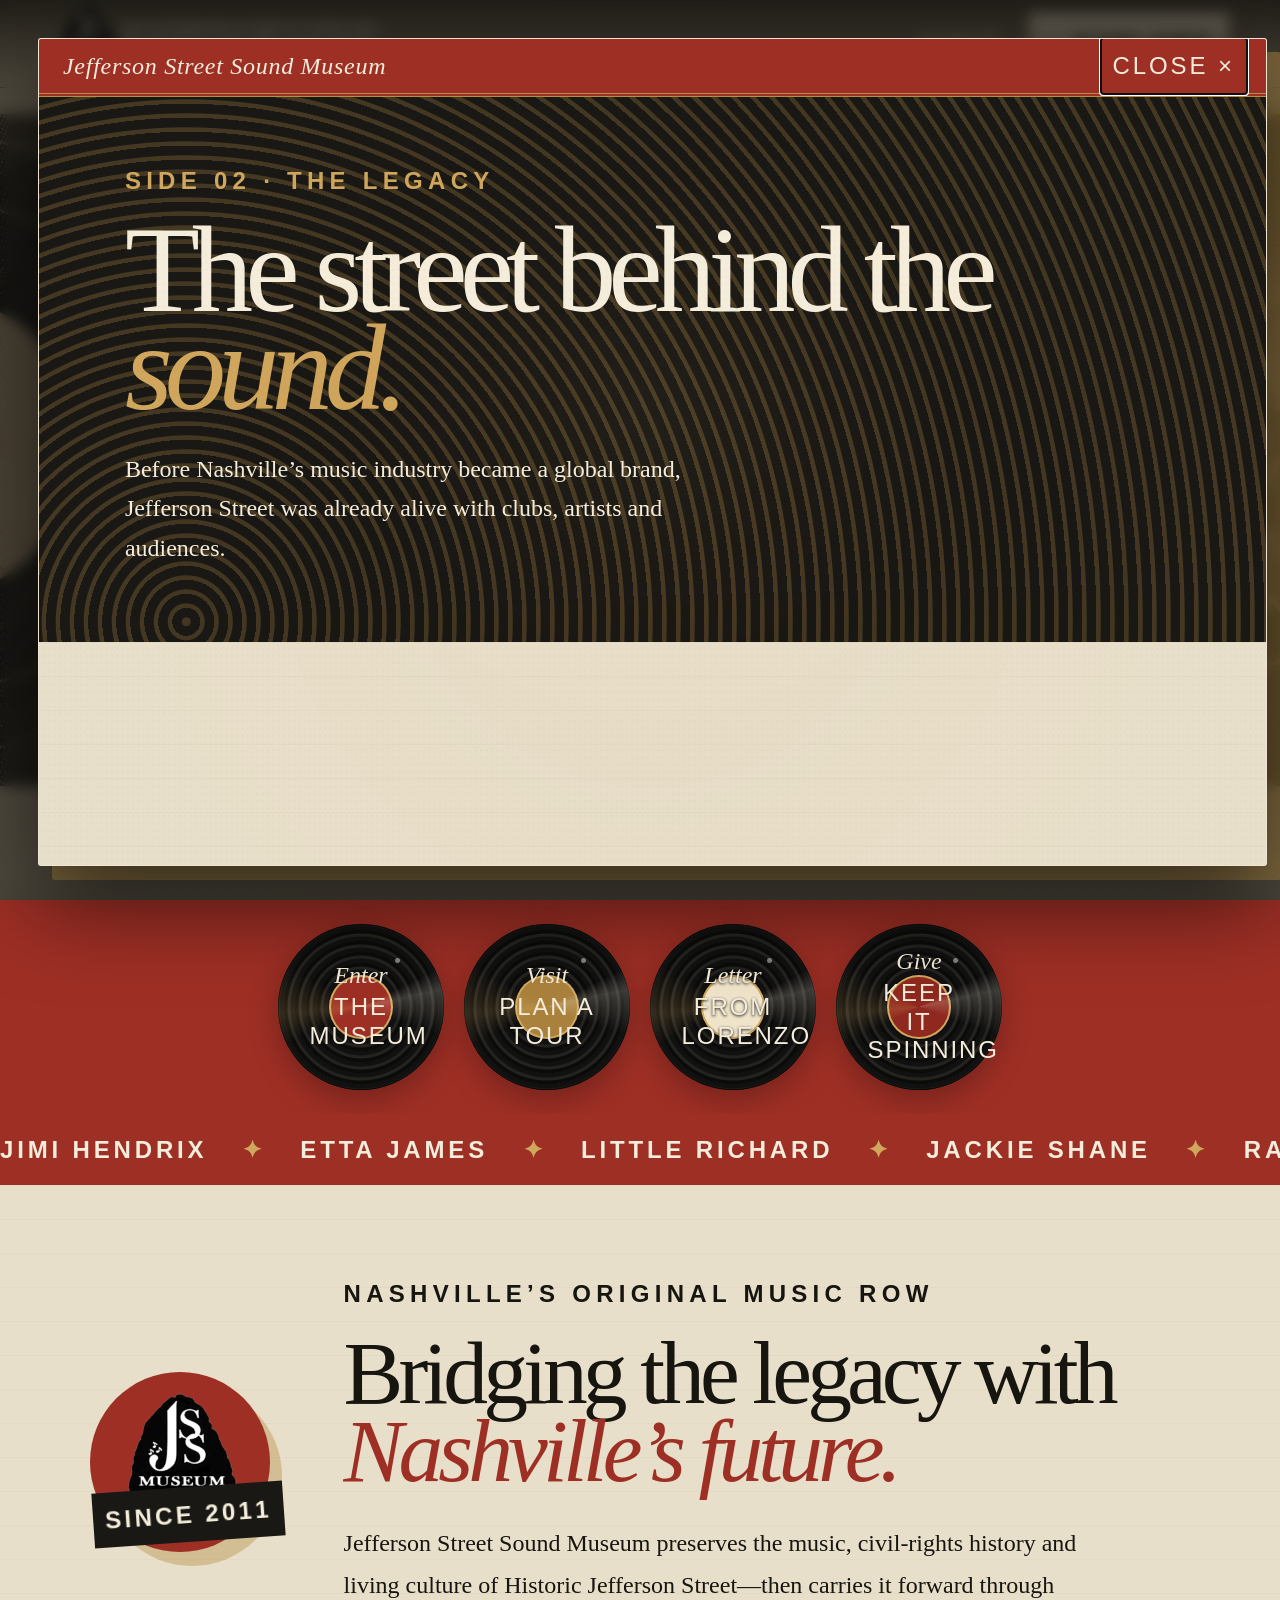
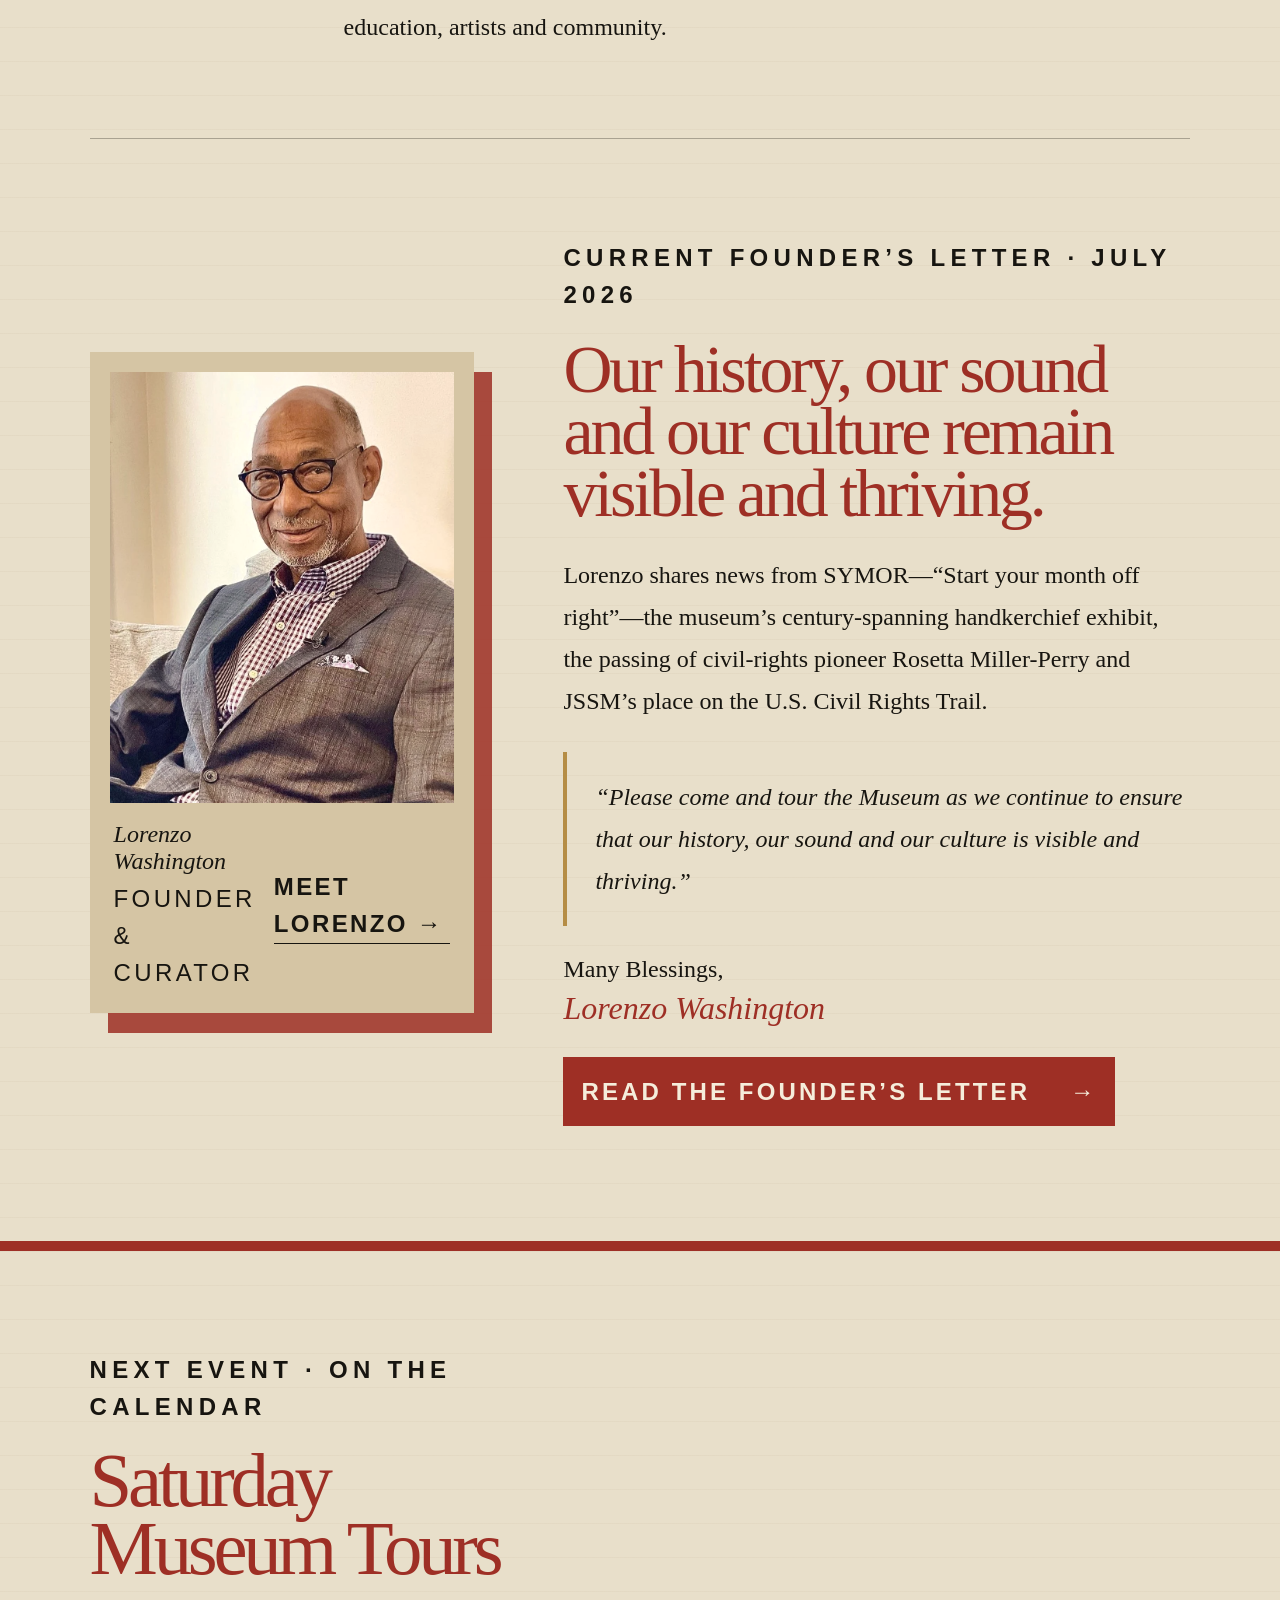
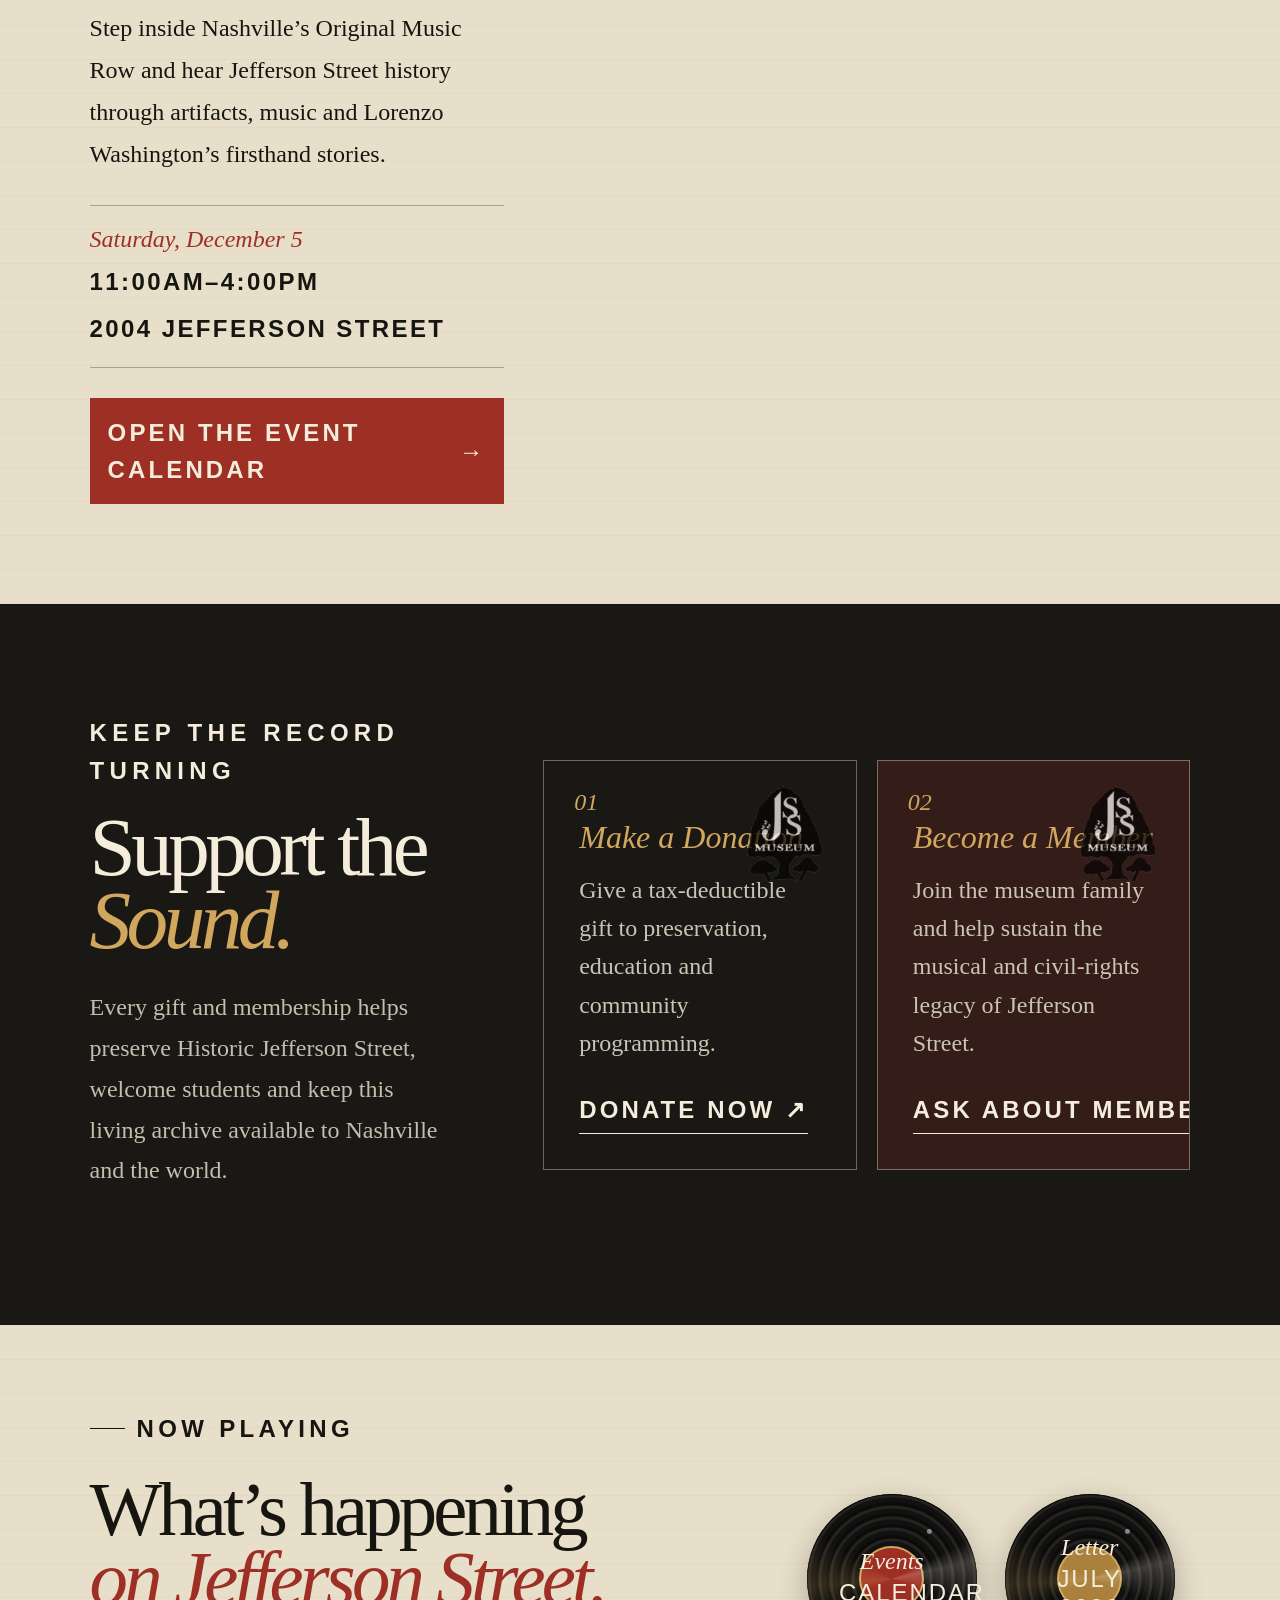
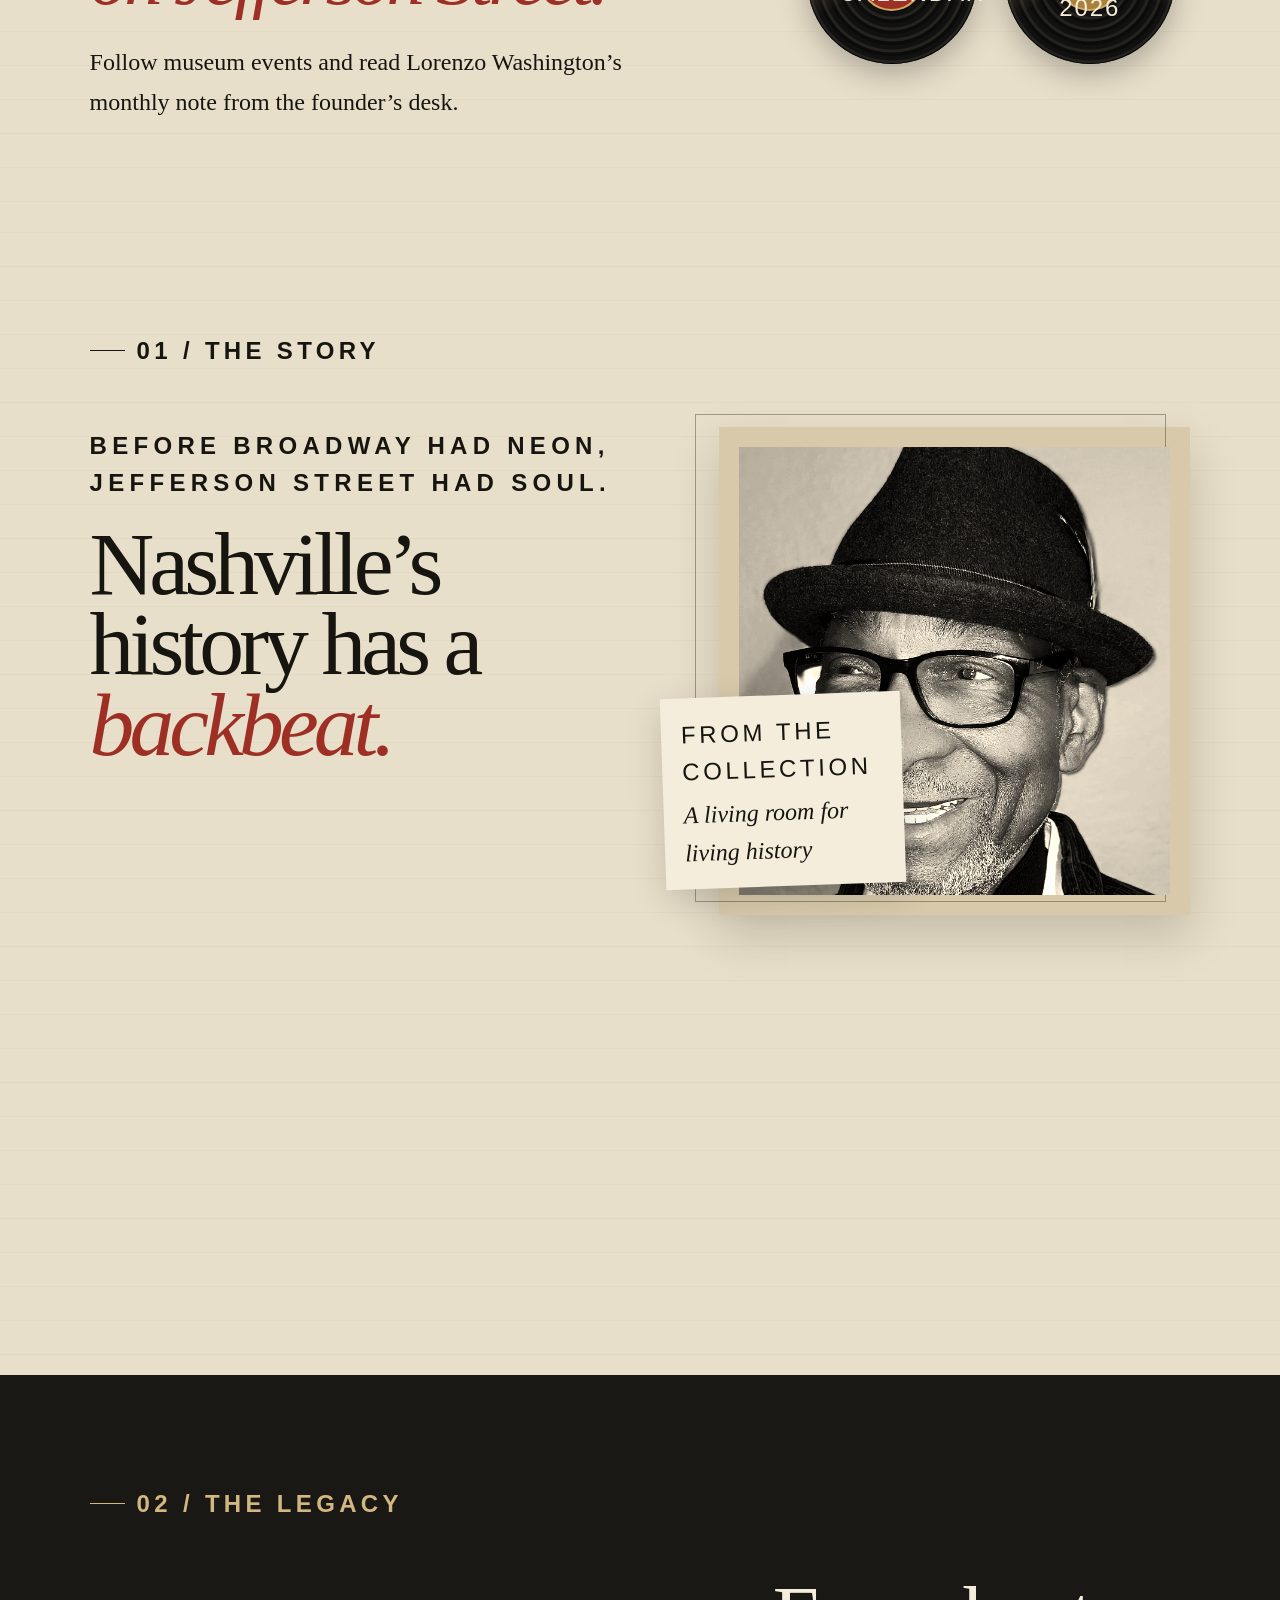
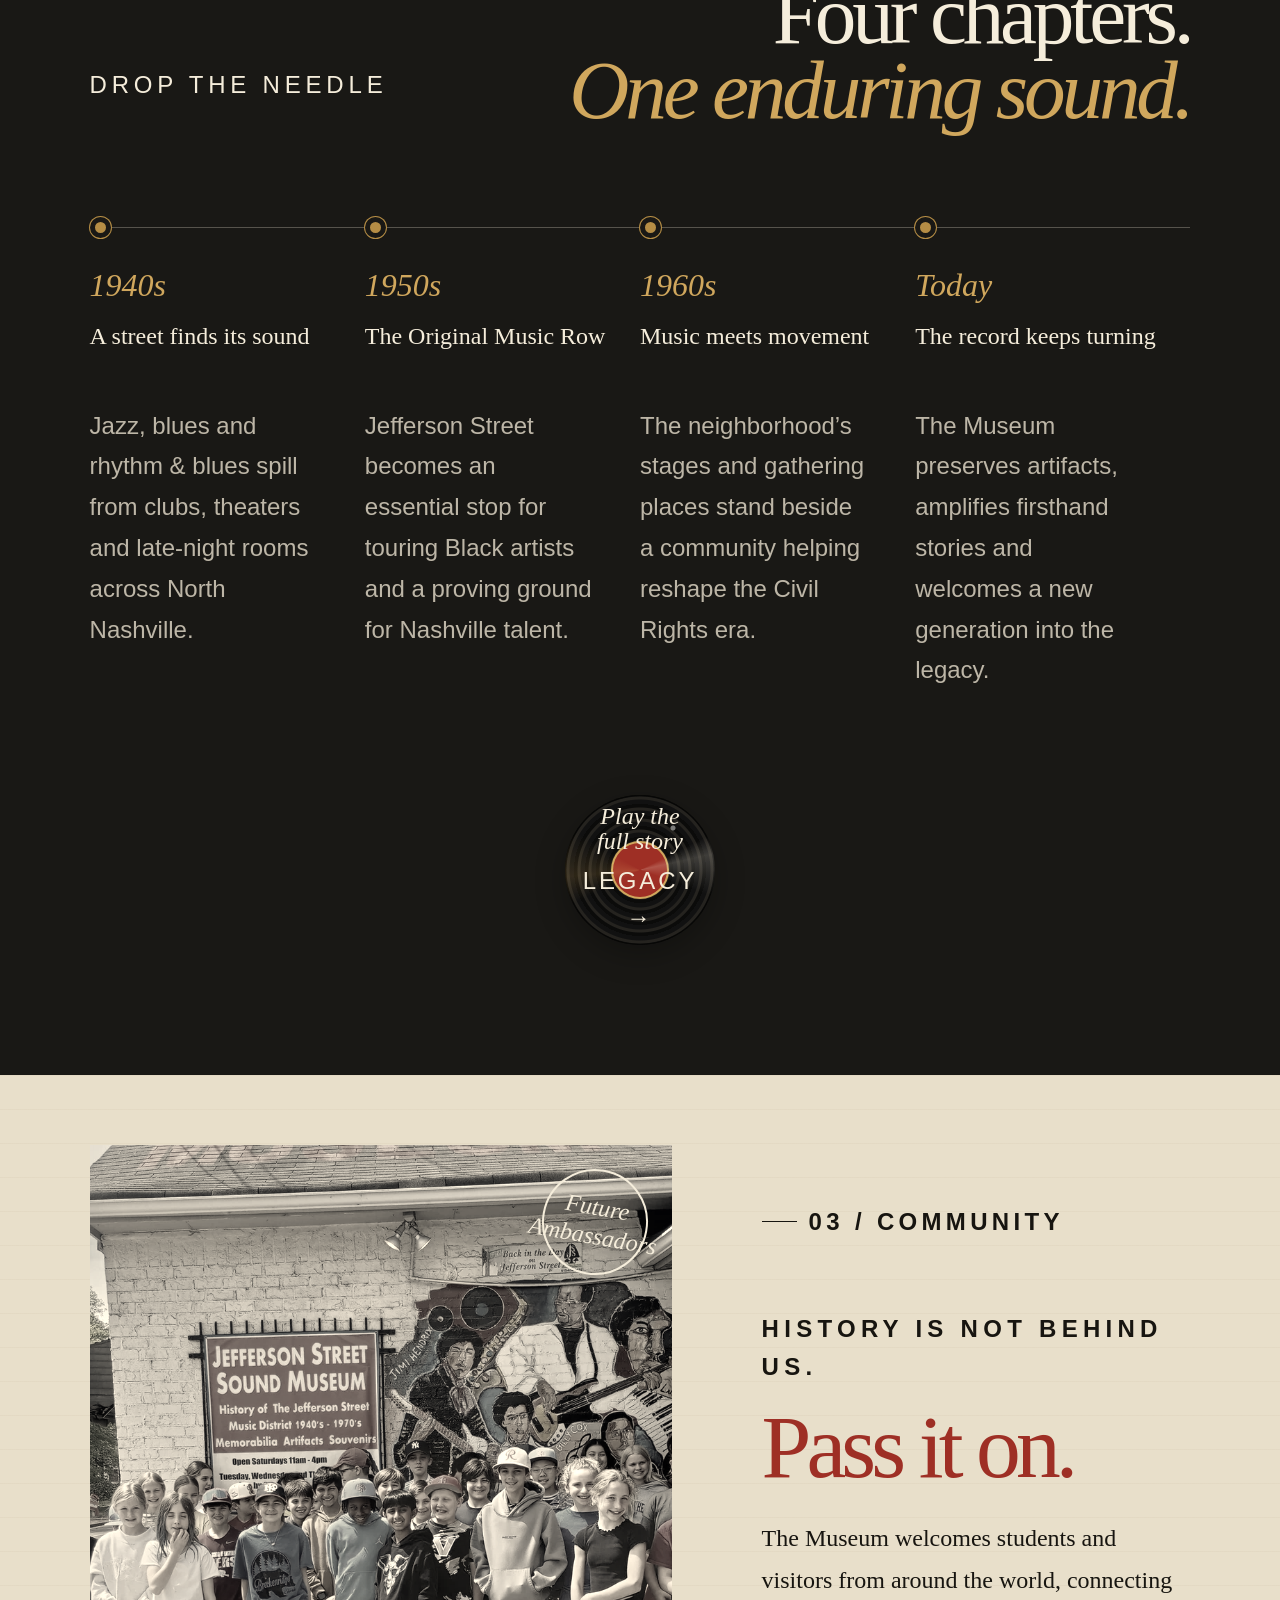
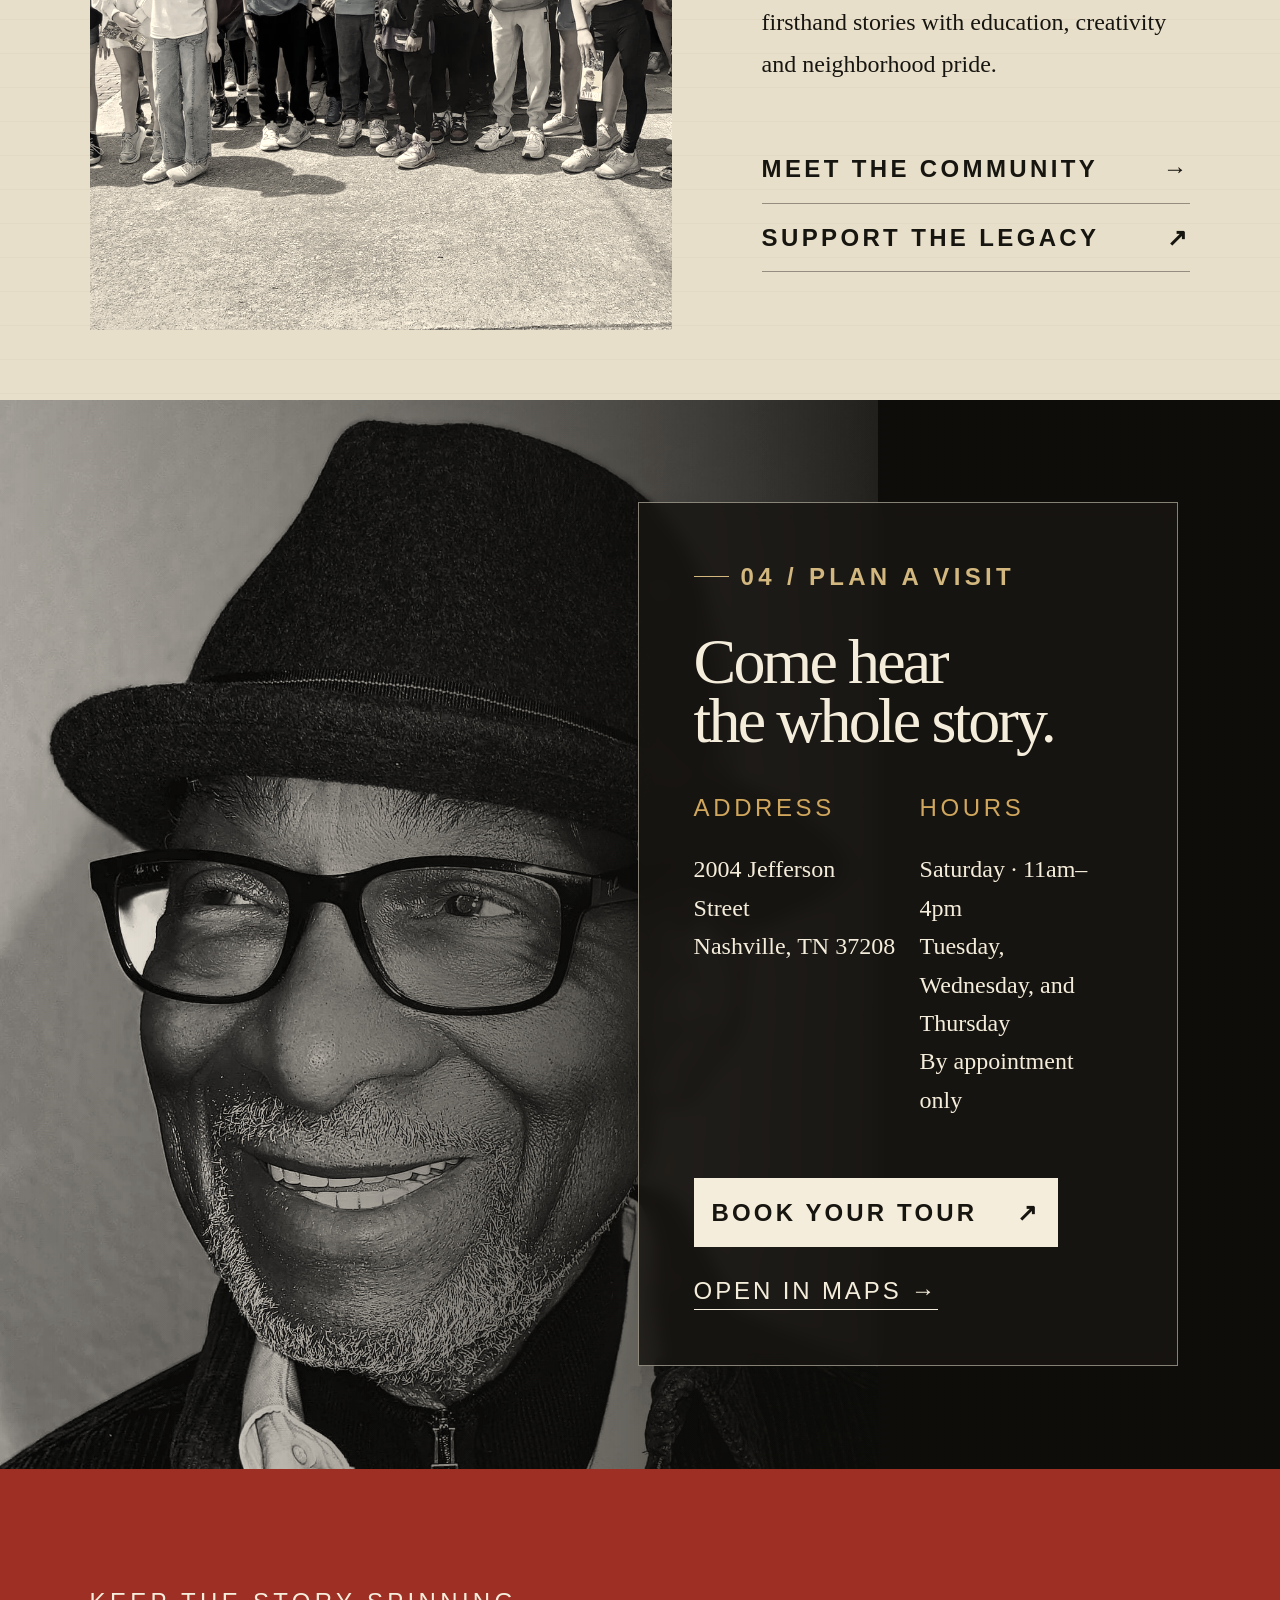
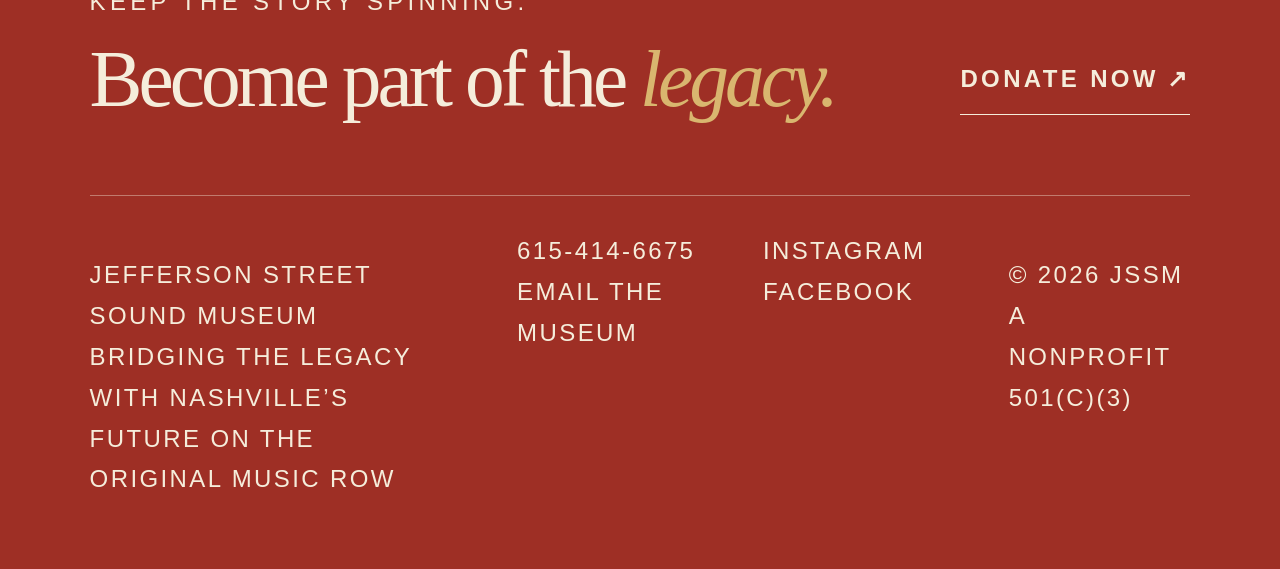
<file: legacy.html>
<!doctype html><html lang="en"><head><meta charset="utf-8"><meta name="viewport" content="width=device-width,initial-scale=1"><meta name="description" content="Explore the musical legacy of Nashville’s historic Jefferson Street."><title>The Legacy | Jefferson Street Sound Museum</title><link rel="icon" href="images/jssm-logo.webp"><link rel="stylesheet" href="styles.css?v=8"><script src="script.js?v=8" defer></script></head>
<body class="inner-page"><a class="skip-link" href="#content">Skip to content</a>
<header class="site-header"><a class="wordmark" href="index.html" aria-label="Jefferson Street Sound Museum home"><img src="images/jssm-official-long.png" alt="Jefferson Street Sound Museum"></a><div class="header-actions"><a class="visit-link" href="visit.html">Visit</a><button class="menu-button" aria-expanded="false" aria-controls="museum-menu"><i aria-hidden="true"></i> Explore</button></div></header>
<div id="museum-menu" class="menu-drawer" aria-hidden="true"><div class="menu-top"><img class="menu-brand" src="images/jssm-official-long.png" alt="Jefferson Street Sound Museum"><button class="menu-close" aria-label="Close menu">Close ×</button></div><nav class="record-menu" aria-label="Main navigation"><a class="record-link tree-menu-link" href="index.html"><img src="images/jssm-tree-logo.webp" alt=""><span>Home</span><small>Since 2011</small></a><a class="record-link" href="museum.html"><span>Museum</span><small>01</small></a><a class="record-link" href="legacy.html" aria-current="page"><span>Legacy</span><small>02</small></a><a class="record-link" href="community.html"><span>Community</span><small>03</small></a><a class="record-link" href="visit.html"><span>Visit</span><small>04</small></a><a class="record-link" href="events.html"><span>Events</span><small>Calendar</small></a><a class="record-link" href="founders-letter.html"><span>Letter</span><small>Monthly</small></a></nav><div class="menu-footer">2004 Jefferson Street · Nashville, Tennessee</div></div>
<main id="content"><section class="page-hero"><div class="page-hero-copy" data-reveal><p class="eyebrow">Side 02 · The Legacy</p><h1>The street behind the <em>sound.</em></h1><p>Before Nashville’s music industry became a global brand, Jefferson Street was already alive with clubs, artists and audiences.</p></div></section>
<section class="page-content paper"><div class="page-copy" data-reveal><div class="section-tag">The Original Music Row</div><h2>A nightly constellation of sound.</h2><p>From the 1940s into the 1970s, Jefferson Street was an essential destination for Black musicians traveling through the South and a launchpad for Nashville talent. Jazz, blues, soul and rhythm &amp; blues moved between neighborhood rooms and out across the country.</p><div class="fact-strips"><article><span>1940s</span><div><h3>The rooms come alive</h3><p>Nightclubs, theaters and gathering places turn Jefferson Street into a center of Black entertainment and commerce.</p></div></article><article><span>1950s</span><div><h3>A required stop</h3><p>Touring artists share stages with local musicians, creating a network of influence heard far beyond Nashville.</p></div></article><article><span>1960s</span><div><h3>Sound and social change</h3><p>The music district stands beside Fisk, Meharry and Tennessee State during a defining Civil Rights era.</p></div></article><article><span>1968</span><div><h3>The interstate arrives</h3><p>Construction of I-40 cuts through North Nashville, displacing businesses and permanently changing the district.</p></div></article><article><span>Today</span><div><h3>The story keeps spinning</h3><p>The museum preserves the names, sounds and memories that development could not erase.</p></div></article></div><h3>Artists in the grooves</h3><p>Jimi Hendrix, Etta James, Little Richard, Ray Charles, Jackie Shane, Ike &amp; Tina Turner, Marion James, Jimmy Church, Frank Howard and many more are part of the story preserved here.</p></div></section></main>
<nav class="page-record-nav" aria-label="Continue exploring"><a class="mini-record" href="museum.html"><span>Museum</span><small>Side 01</small></a><a class="mini-record brass" href="community.html"><span>Community</span><small>Play Next</small></a><a class="mini-record red" href="visit.html"><span>Visit</span><small>Book a Tour</small></a></nav>
<footer><div class="footer-bottom"><p>Jefferson Street Sound Museum<br>Bridging the legacy with Nashville’s future on the Original Music Row</p><div><a href="tel:+16154146675">615-414-6675</a><a href="mailto:karenlynncoffee@gmail.com">Email the museum</a></div><div><a href="https://www.instagram.com/jeffersonstreetsound">Instagram</a><a href="https://www.facebook.com/jssbooking">Facebook</a></div><p>© 2026 JSSM<br>A nonprofit 501(c)(3)</p></div></footer></body></html>
</file>
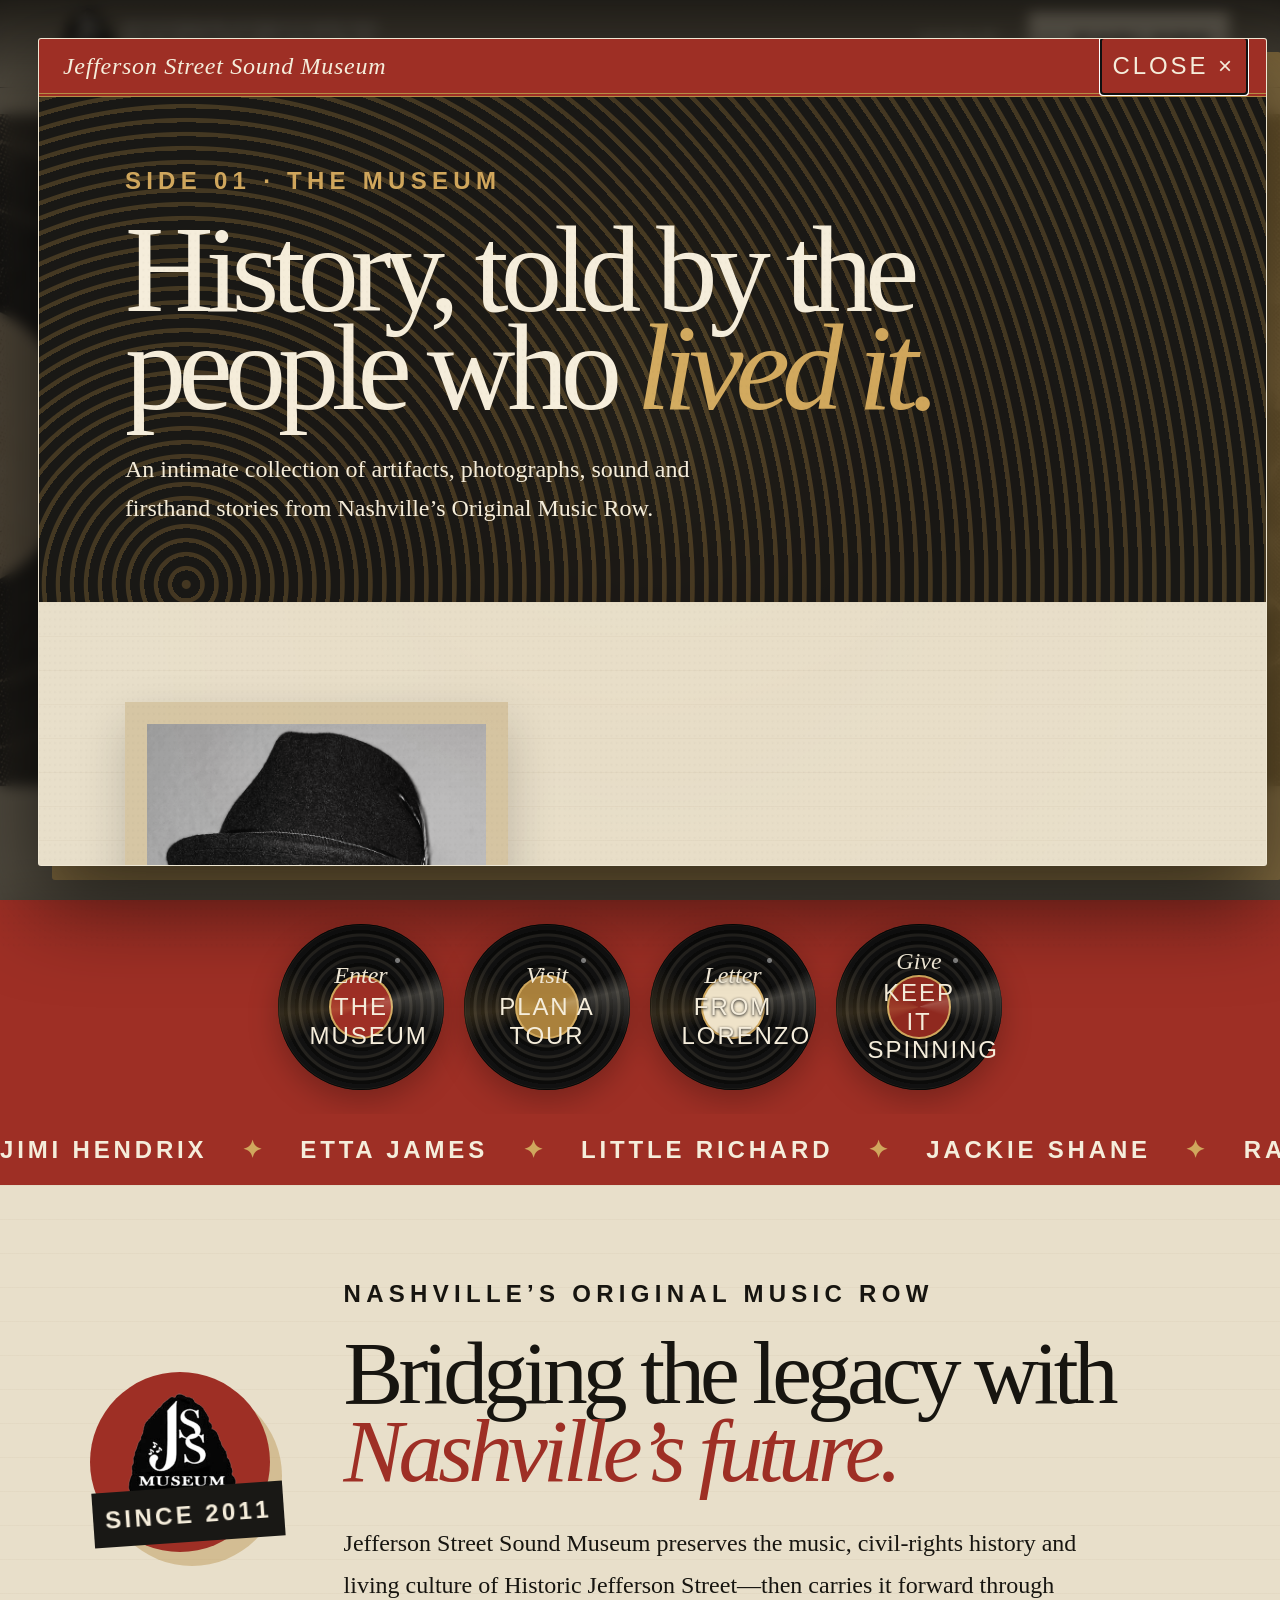
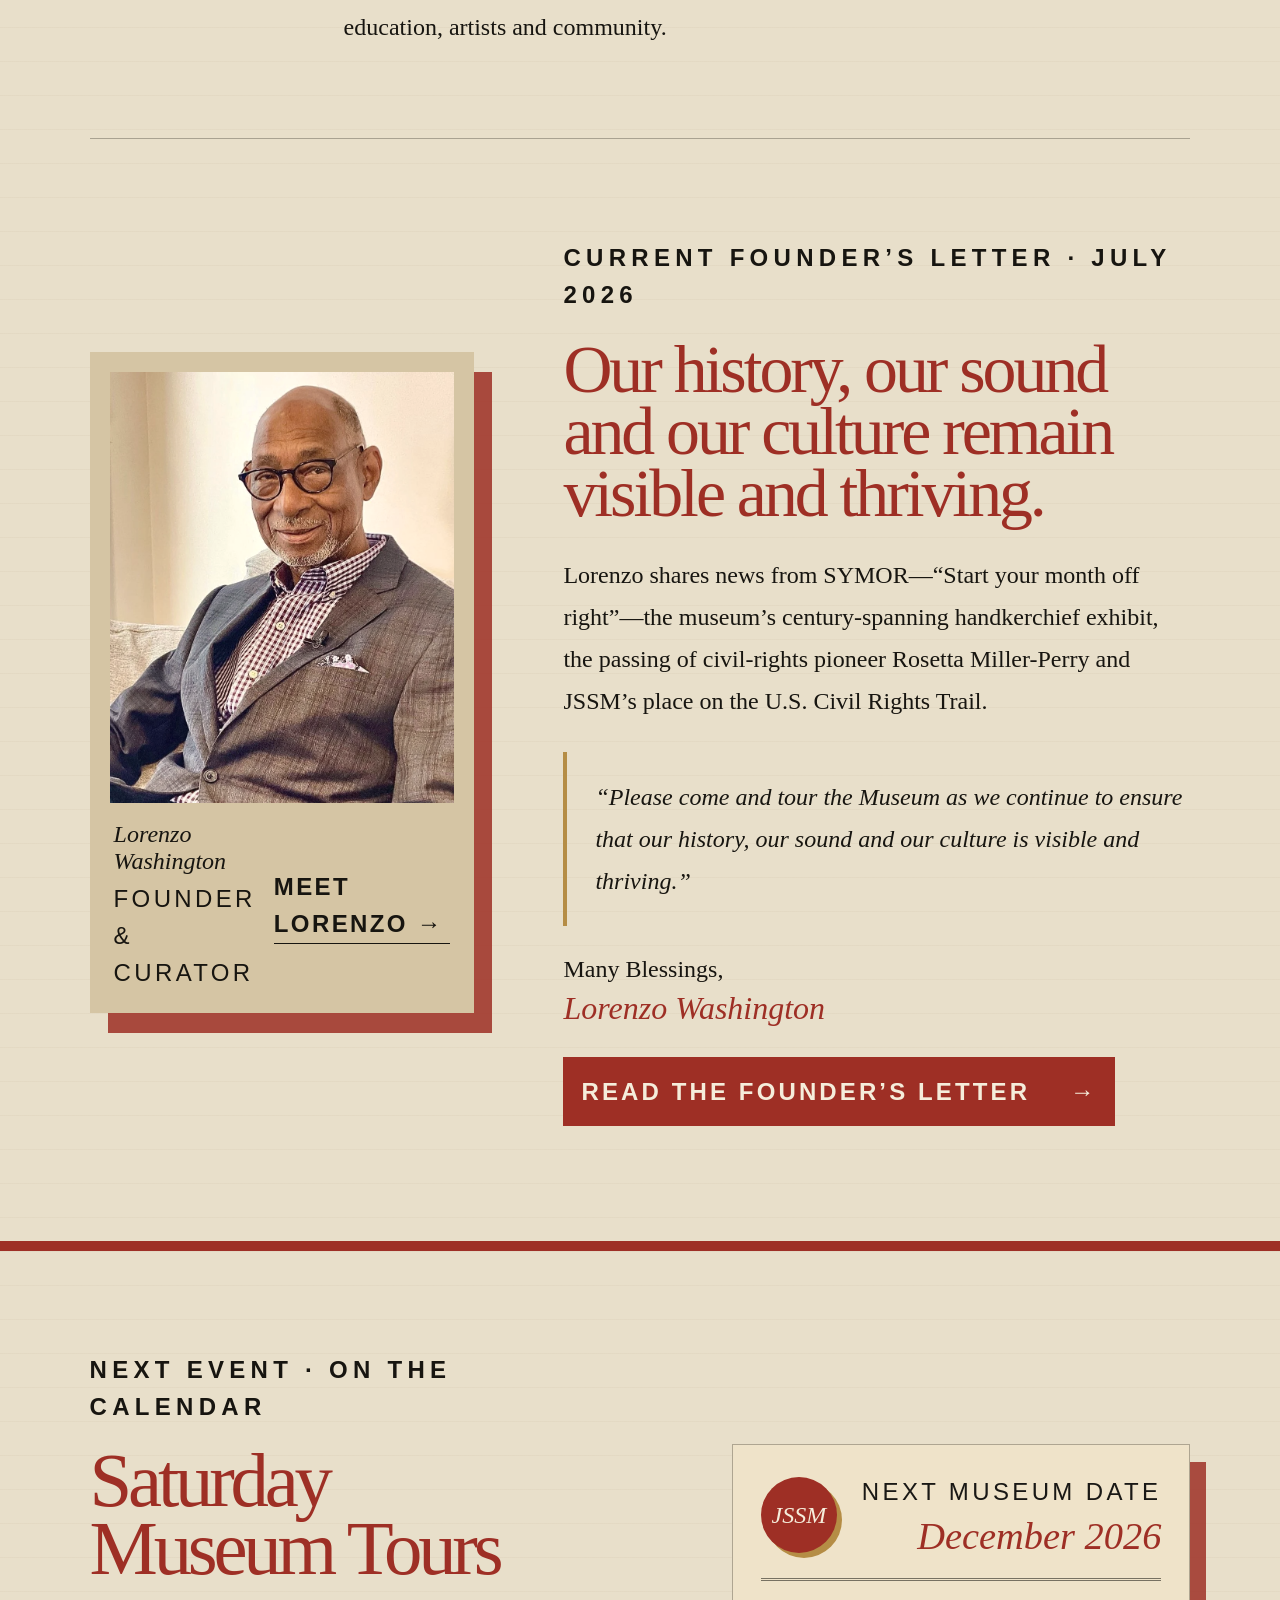
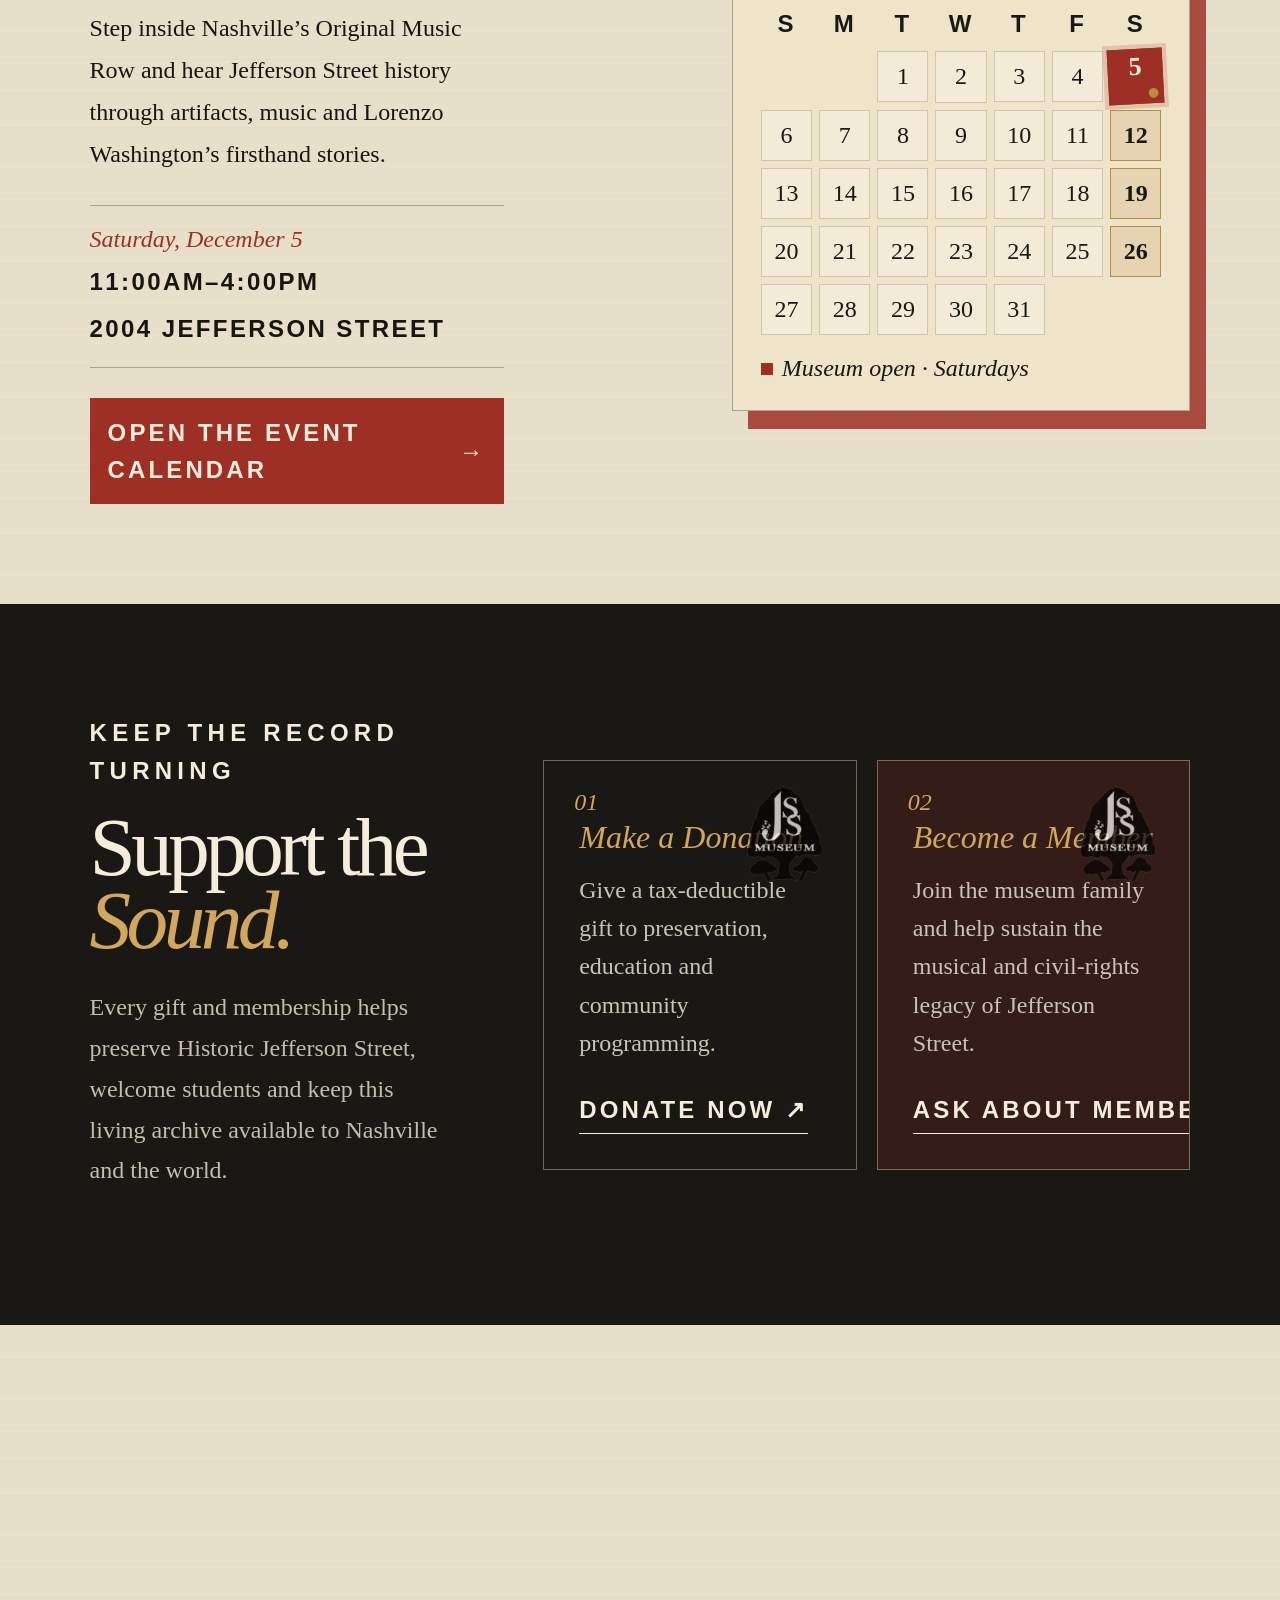
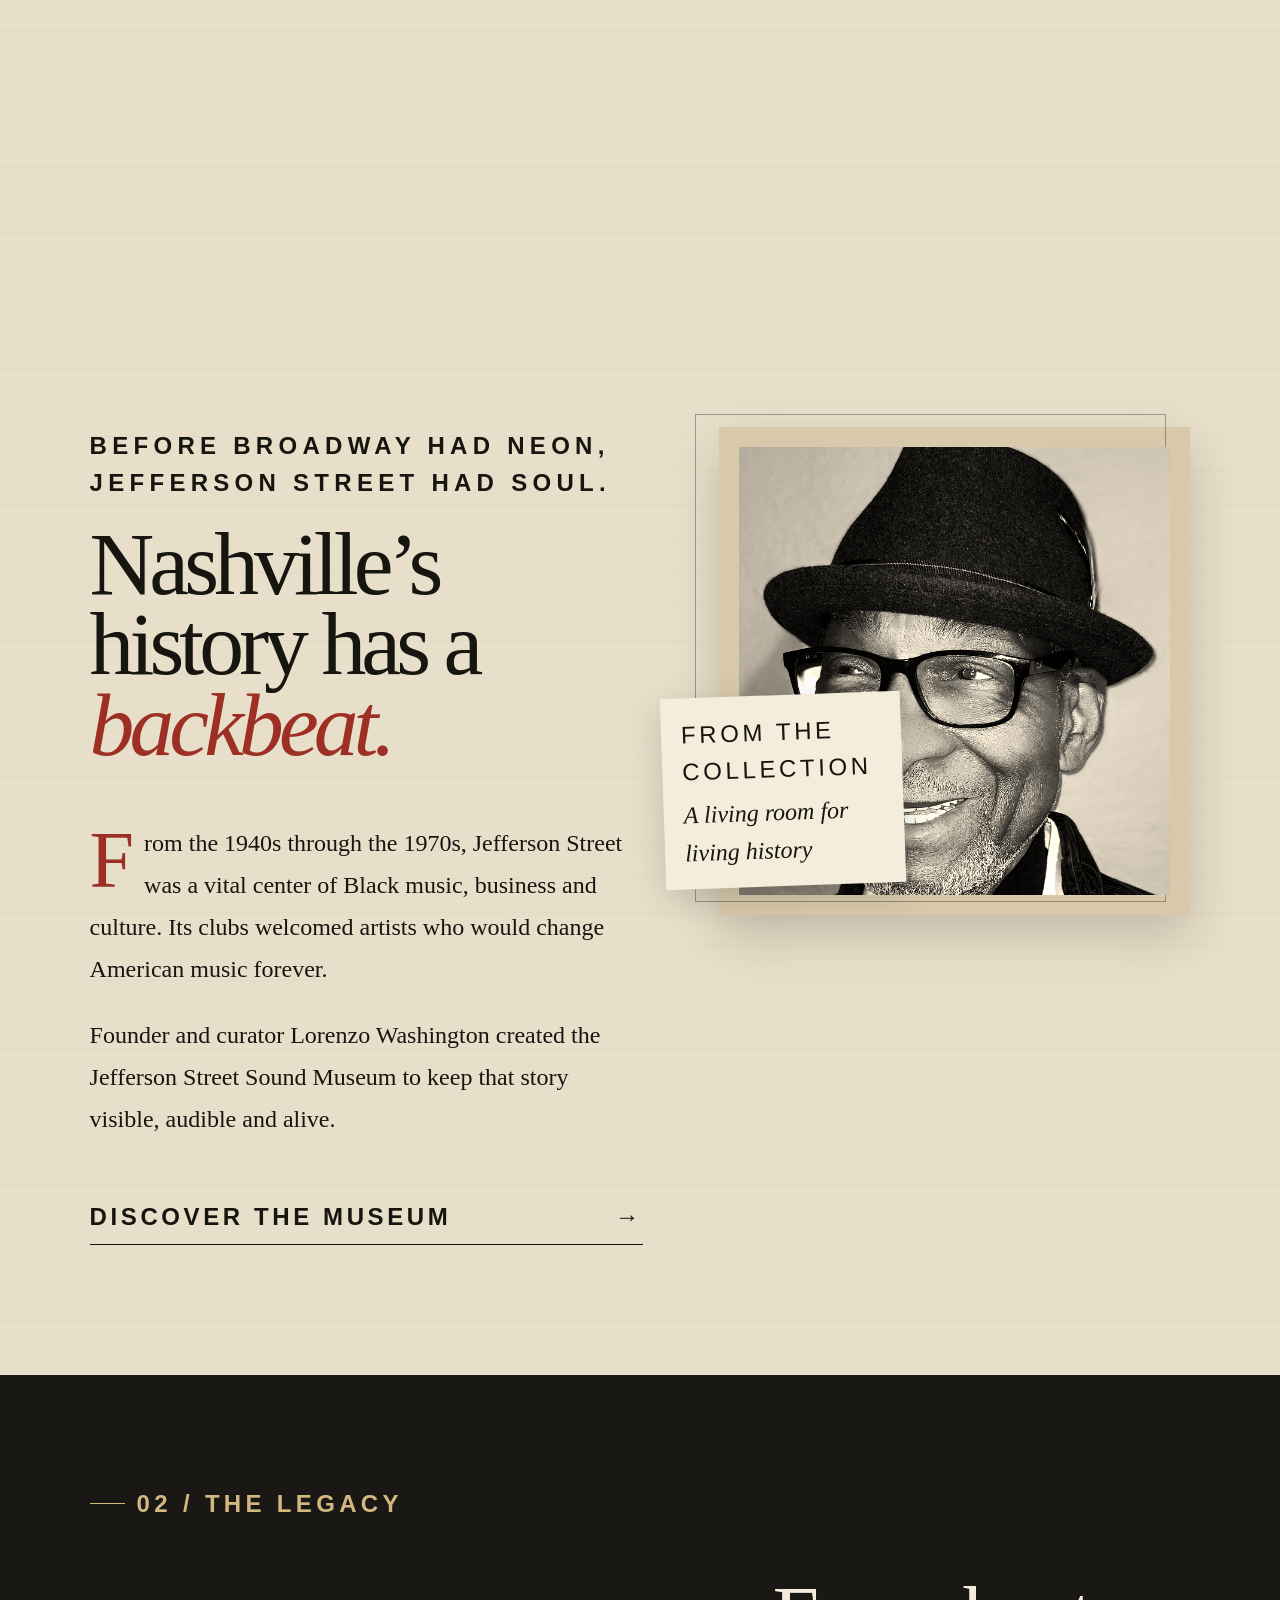
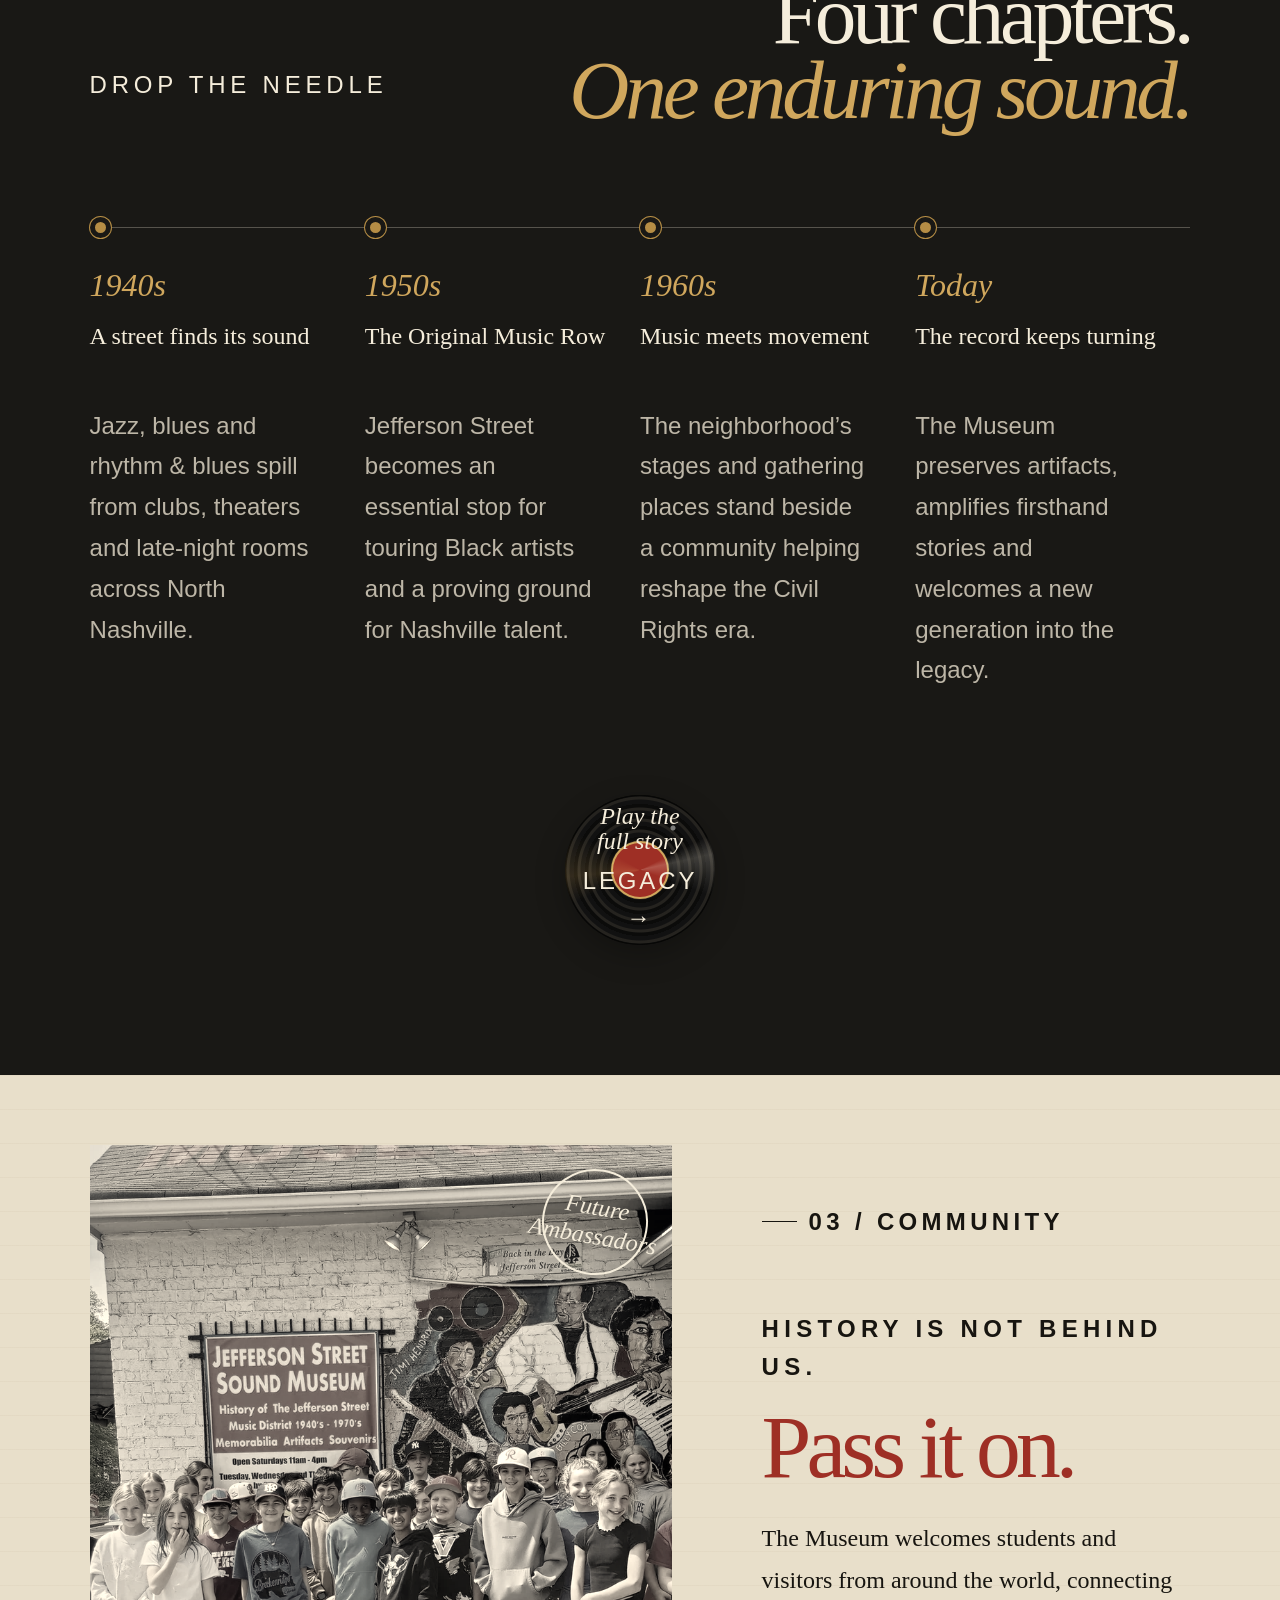
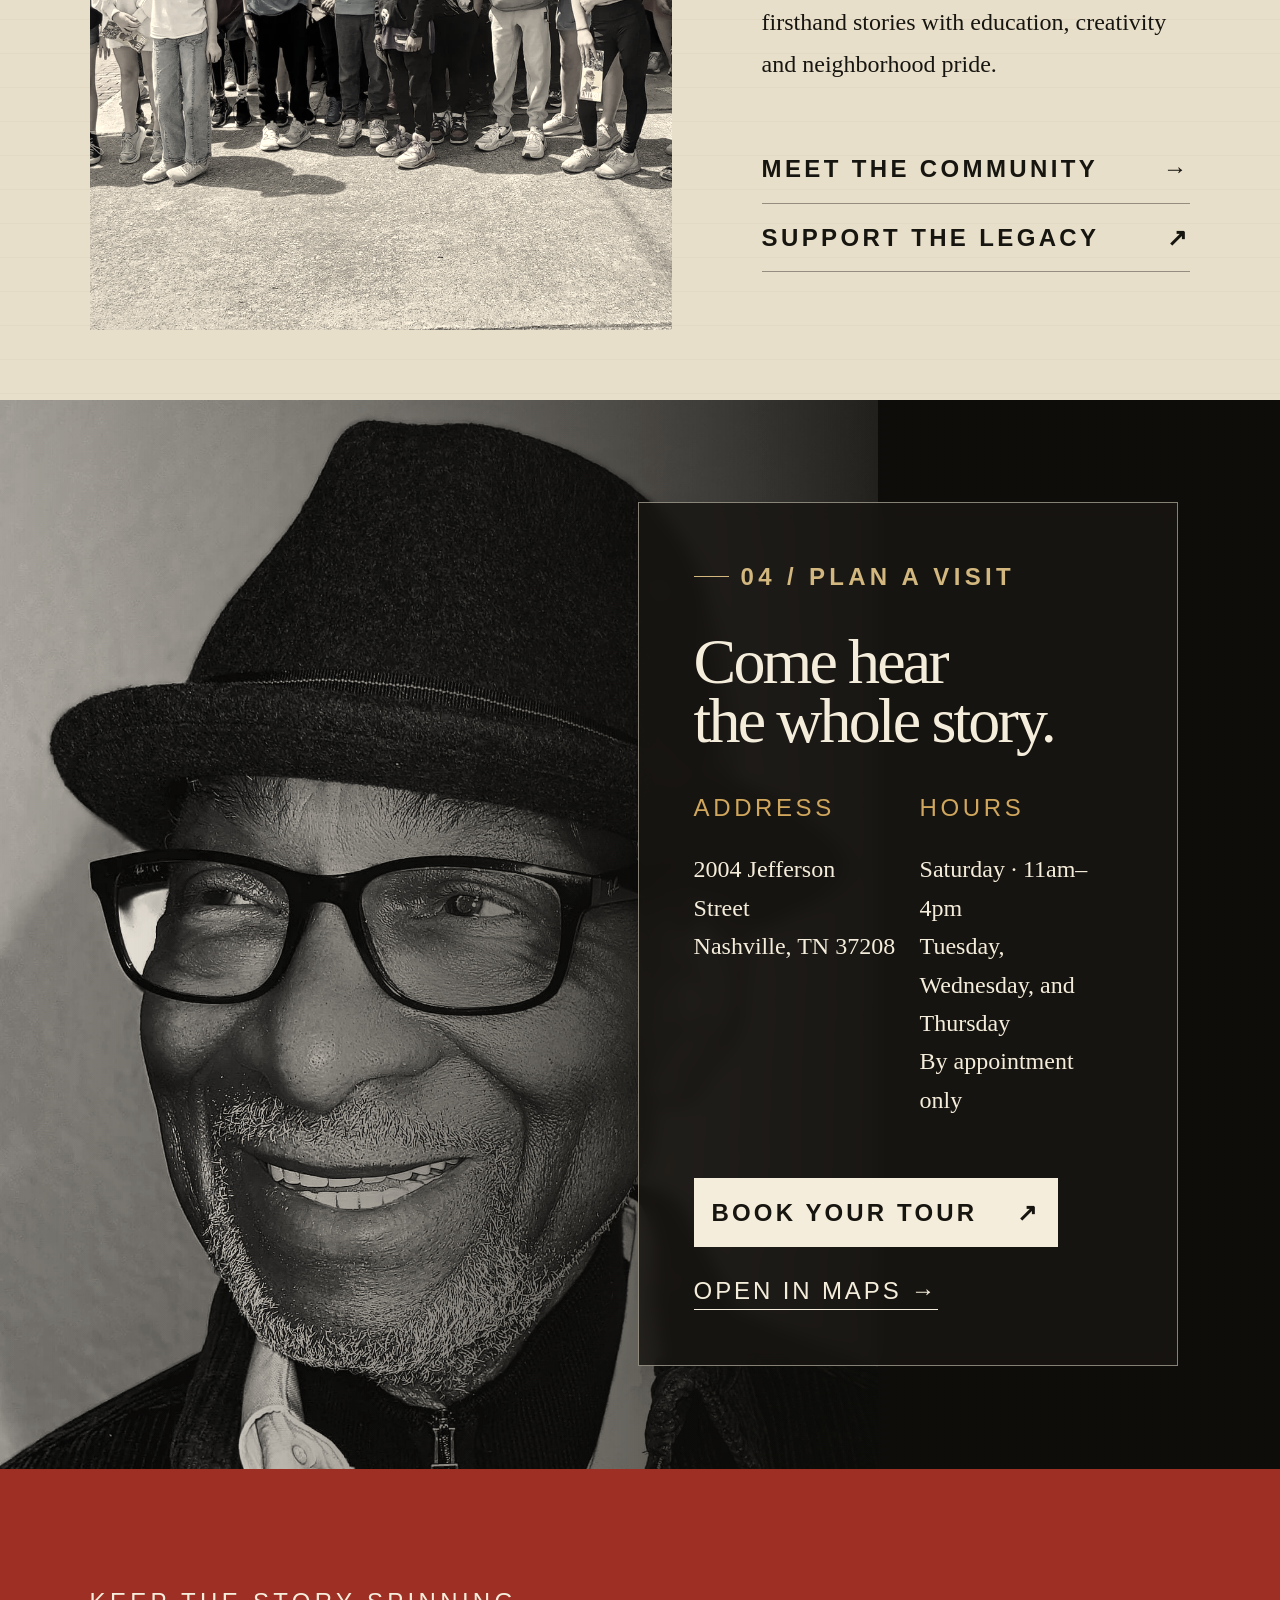
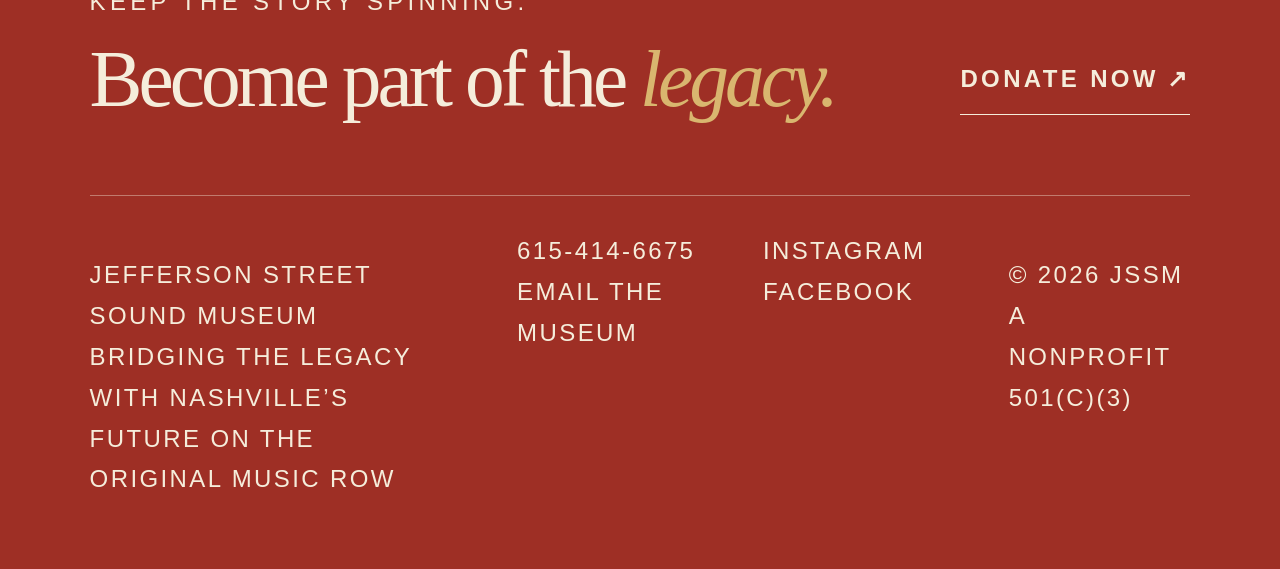
<file: museum.html>
<!doctype html><html lang="en"><head><meta charset="utf-8"><meta name="viewport" content="width=device-width,initial-scale=1"><meta name="description" content="Meet the Jefferson Street Sound Museum and founder Lorenzo Washington."><title>The Museum | Jefferson Street Sound Museum</title><link rel="icon" href="images/jssm-logo.webp"><link rel="stylesheet" href="styles.css?v=8"><script src="script.js?v=8" defer></script></head>
<body class="inner-page"><a class="skip-link" href="#content">Skip to content</a>
<header class="site-header"><a class="wordmark" href="index.html" aria-label="Jefferson Street Sound Museum home"><img src="images/jssm-official-long.png" alt="Jefferson Street Sound Museum"></a><div class="header-actions"><a class="visit-link" href="visit.html">Visit</a><button class="menu-button" aria-expanded="false" aria-controls="museum-menu"><i aria-hidden="true"></i> Explore</button></div></header>
<div id="museum-menu" class="menu-drawer" aria-hidden="true"><div class="menu-top"><img class="menu-brand" src="images/jssm-official-long.png" alt="Jefferson Street Sound Museum"><button class="menu-close" aria-label="Close menu">Close ×</button></div><nav class="record-menu" aria-label="Main navigation"><a class="record-link tree-menu-link" href="index.html"><img src="images/jssm-tree-logo.webp" alt=""><span>Home</span><small>Since 2011</small></a><a class="record-link" href="museum.html" aria-current="page"><span>Museum</span><small>01</small></a><a class="record-link" href="legacy.html"><span>Legacy</span><small>02</small></a><a class="record-link" href="community.html"><span>Community</span><small>03</small></a><a class="record-link" href="visit.html"><span>Visit</span><small>04</small></a><a class="record-link" href="events.html"><span>Events</span><small>Calendar</small></a><a class="record-link" href="founders-letter.html"><span>Letter</span><small>Monthly</small></a></nav><div class="menu-footer">2004 Jefferson Street · Nashville, Tennessee</div></div>
<main id="content"><section class="page-hero"><div class="page-hero-copy" data-reveal><p class="eyebrow">Side 01 · The Museum</p><h1>History, told by the people who <em>lived it.</em></h1><p>An intimate collection of artifacts, photographs, sound and firsthand stories from Nashville’s Original Music Row.</p></div></section>
<section class="page-content paper"><div class="page-grid"><figure class="page-portrait" data-reveal><img src="images/museum-founder.webp" alt="Lorenzo Washington, founder and curator of Jefferson Street Sound Museum"><figcaption>Lorenzo Washington · Founder &amp; Curator</figcaption></figure><div class="page-copy" data-reveal><div class="section-tag">Keeper of the sound</div><h2>Meet Lorenzo Washington.</h2><p>Lorenzo Washington founded the Jefferson Street Sound Museum in 2011 to preserve the music, people and places that shaped North Nashville. His collection connects national legends with the neighborhood musicians, business owners and audiences who made the street sing.</p><p>The museum is deliberately personal. Visitors encounter history through objects and stories gathered by someone who remembers the clubs, the artists and the community around them.</p><h3>A living archive</h3><p>The museum’s growing tribute documents the jazz, blues, soul and rhythm &amp; blues heard along Jefferson Street from the 1940s through the 1970s. It also connects that legacy to today through education, creative programming and cultural preservation.</p><div class="fact-strips"><article><span>2011</span><div><h3>Museum founded</h3><p>A neighborhood archive opens its doors on historic Jefferson Street.</p></div></article><article><span>501(c)3</span><div><h3>Community supported</h3><p>A nonprofit mission dedicated to preserving and teaching North Nashville history.</p></div></article><article><span>Living</span><div><h3>Stories first</h3><p>Firsthand memory gives every artifact, photograph and sound deeper meaning.</p></div></article></div><div class="section-tag achievement-tag">Honors &amp; achievements</div><div class="achievement-grid"><a href="https://wablues.org/wp-content/uploads/2024/12/2025-January-Bluesletter-Online-Reference-Copy-Low-Res.pdf"><b>2025</b><span>Keeping the Blues Alive Award</span><small>The Blues Foundation</small></a><a href="https://www.nmaam.org/exhibit/living-legends-lorenzo-washington/"><b>2024</b><span>Living Legends exhibit</span><small>National Museum of African American Music</small></a><a href="https://www.nashville.gov/departments/historic-preservation/programs/preservation-awards/achievement-and-commissioners-awards"><b>2018</b><span>Historic Preservation Achievement Award</span><small>Metro Historical Commission</small></a><a href="https://nashville.legistar.com/LegislationDetail.aspx?FullText=1&amp;GUID=D72BBCD9-9310-4F9F-B913-58876E38D3A7&amp;ID=6066421"><b>Apr 3</b><span>Lorenzo Washington Day</span><small>Recognized by Nashville</small></a></div><a class="ticket-button" href="visit.html">Plan your visit <span>→</span></a></div></div></section></main>
<nav class="page-record-nav" aria-label="Continue exploring"><a class="mini-record" href="legacy.html"><span>Legacy</span><small>Play Next</small></a><a class="mini-record brass" href="community.html"><span>Community</span><small>Side 03</small></a><a class="mini-record red" href="visit.html"><span>Visit</span><small>Book a Tour</small></a></nav>
<footer><div class="footer-bottom"><p>Jefferson Street Sound Museum<br>Bridging the legacy with Nashville’s future on the Original Music Row</p><div><a href="tel:+16154146675">615-414-6675</a><a href="mailto:karenlynncoffee@gmail.com">Email the museum</a></div><div><a href="https://www.instagram.com/jeffersonstreetsound">Instagram</a><a href="https://www.facebook.com/jssbooking">Facebook</a></div><p>© 2026 JSSM<br>A nonprofit 501(c)(3)</p></div></footer></body></html>
</file>
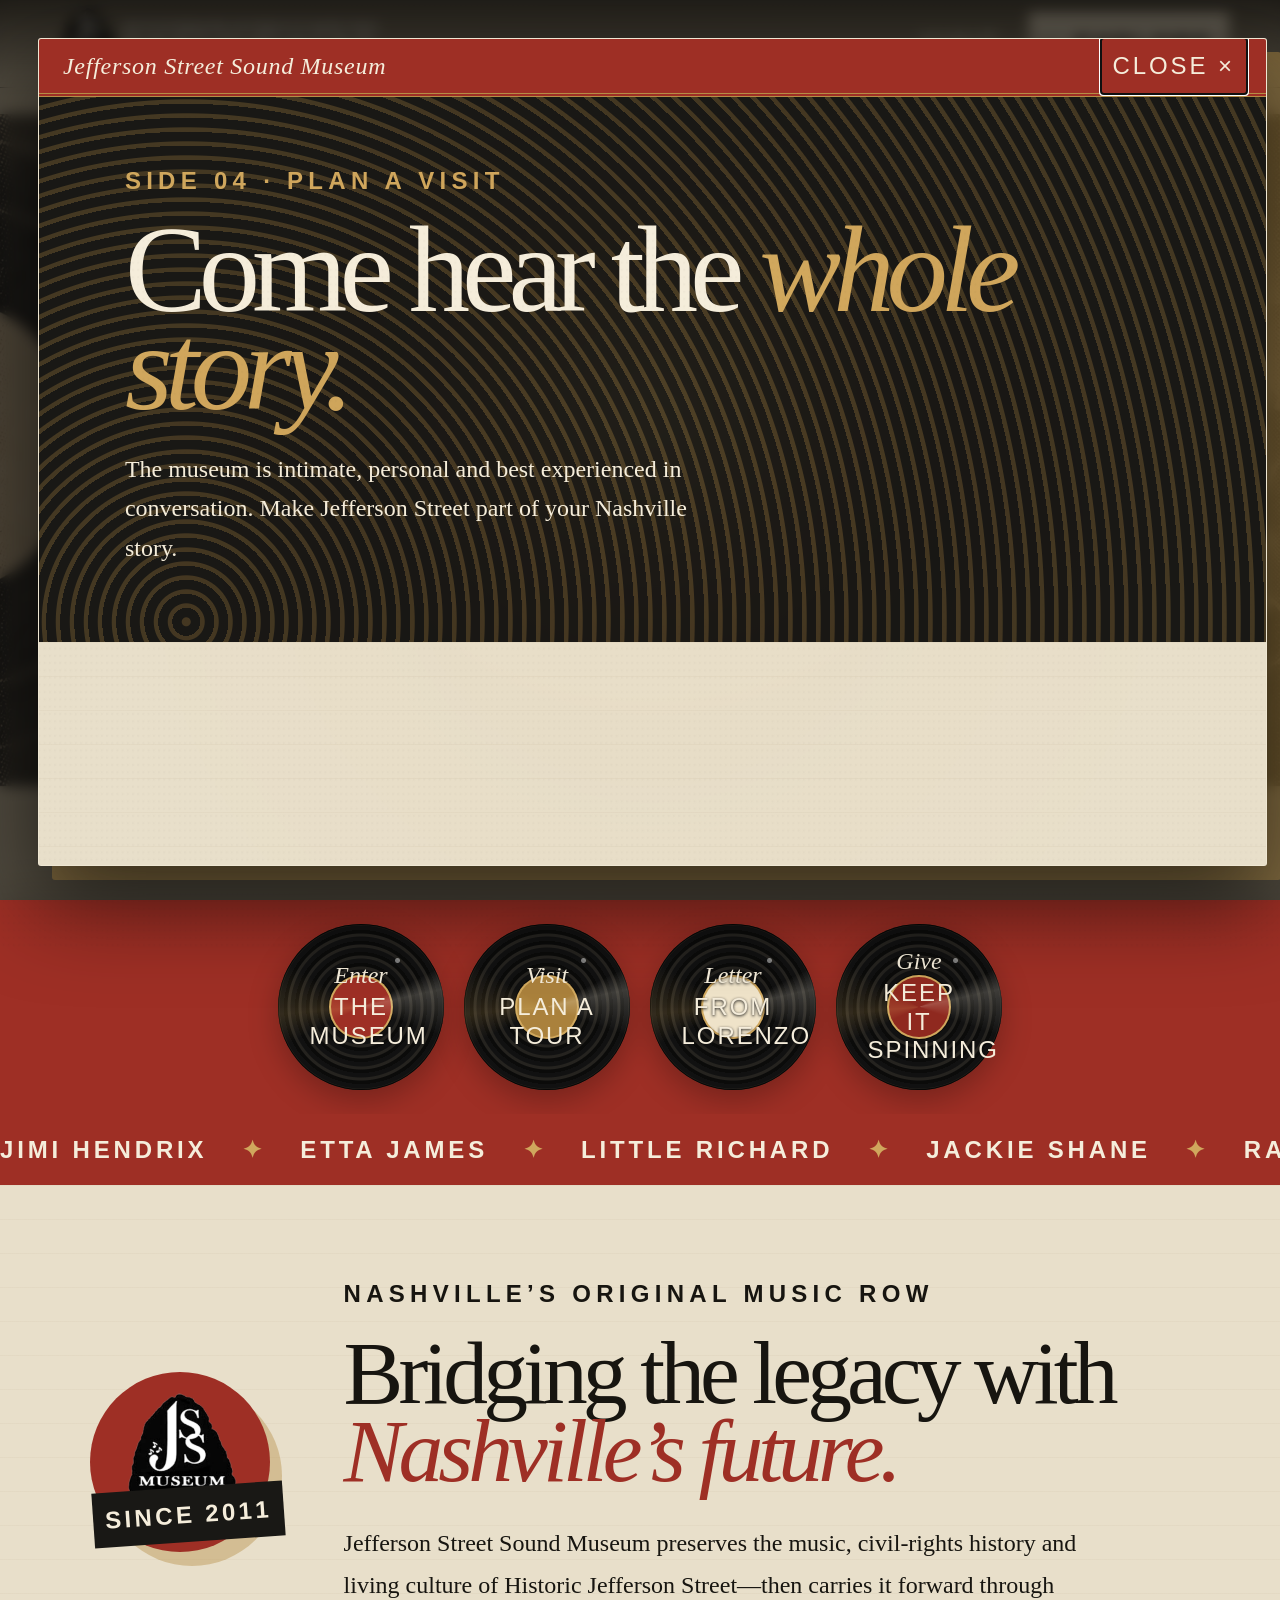
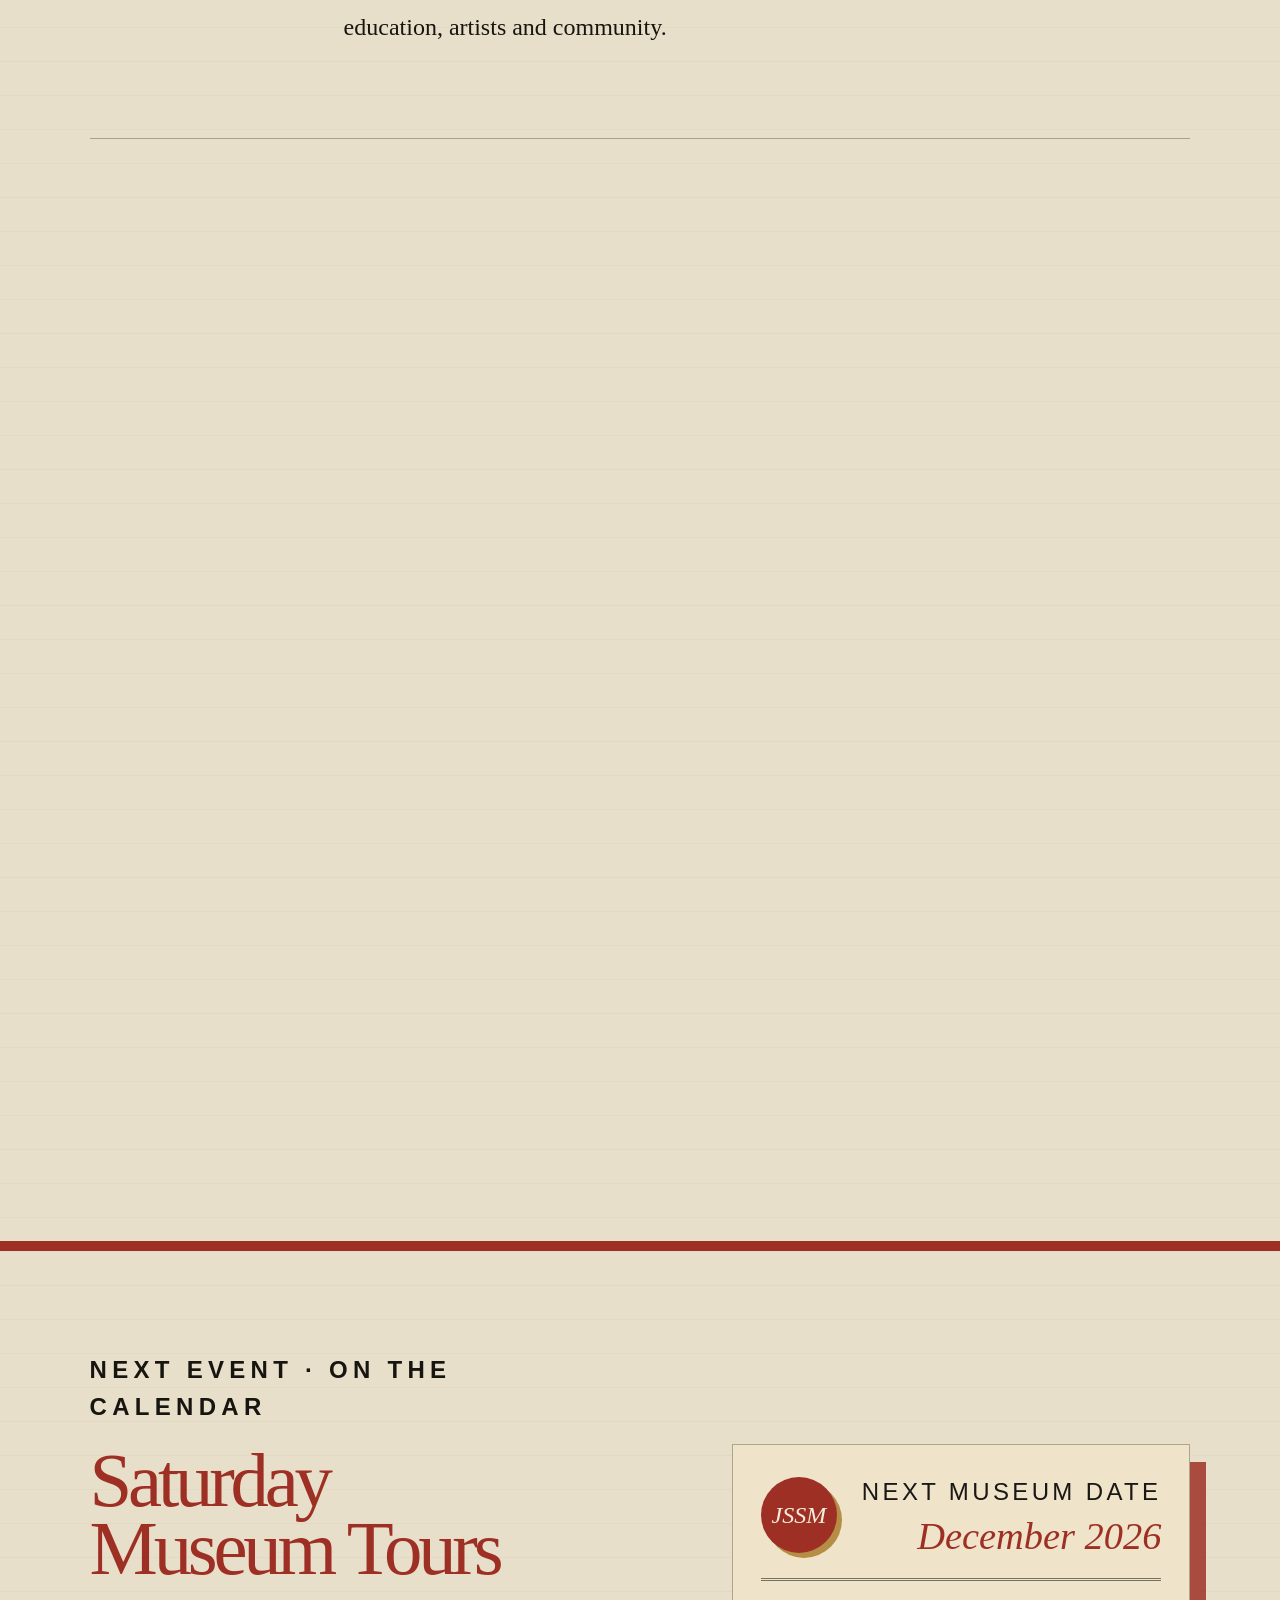
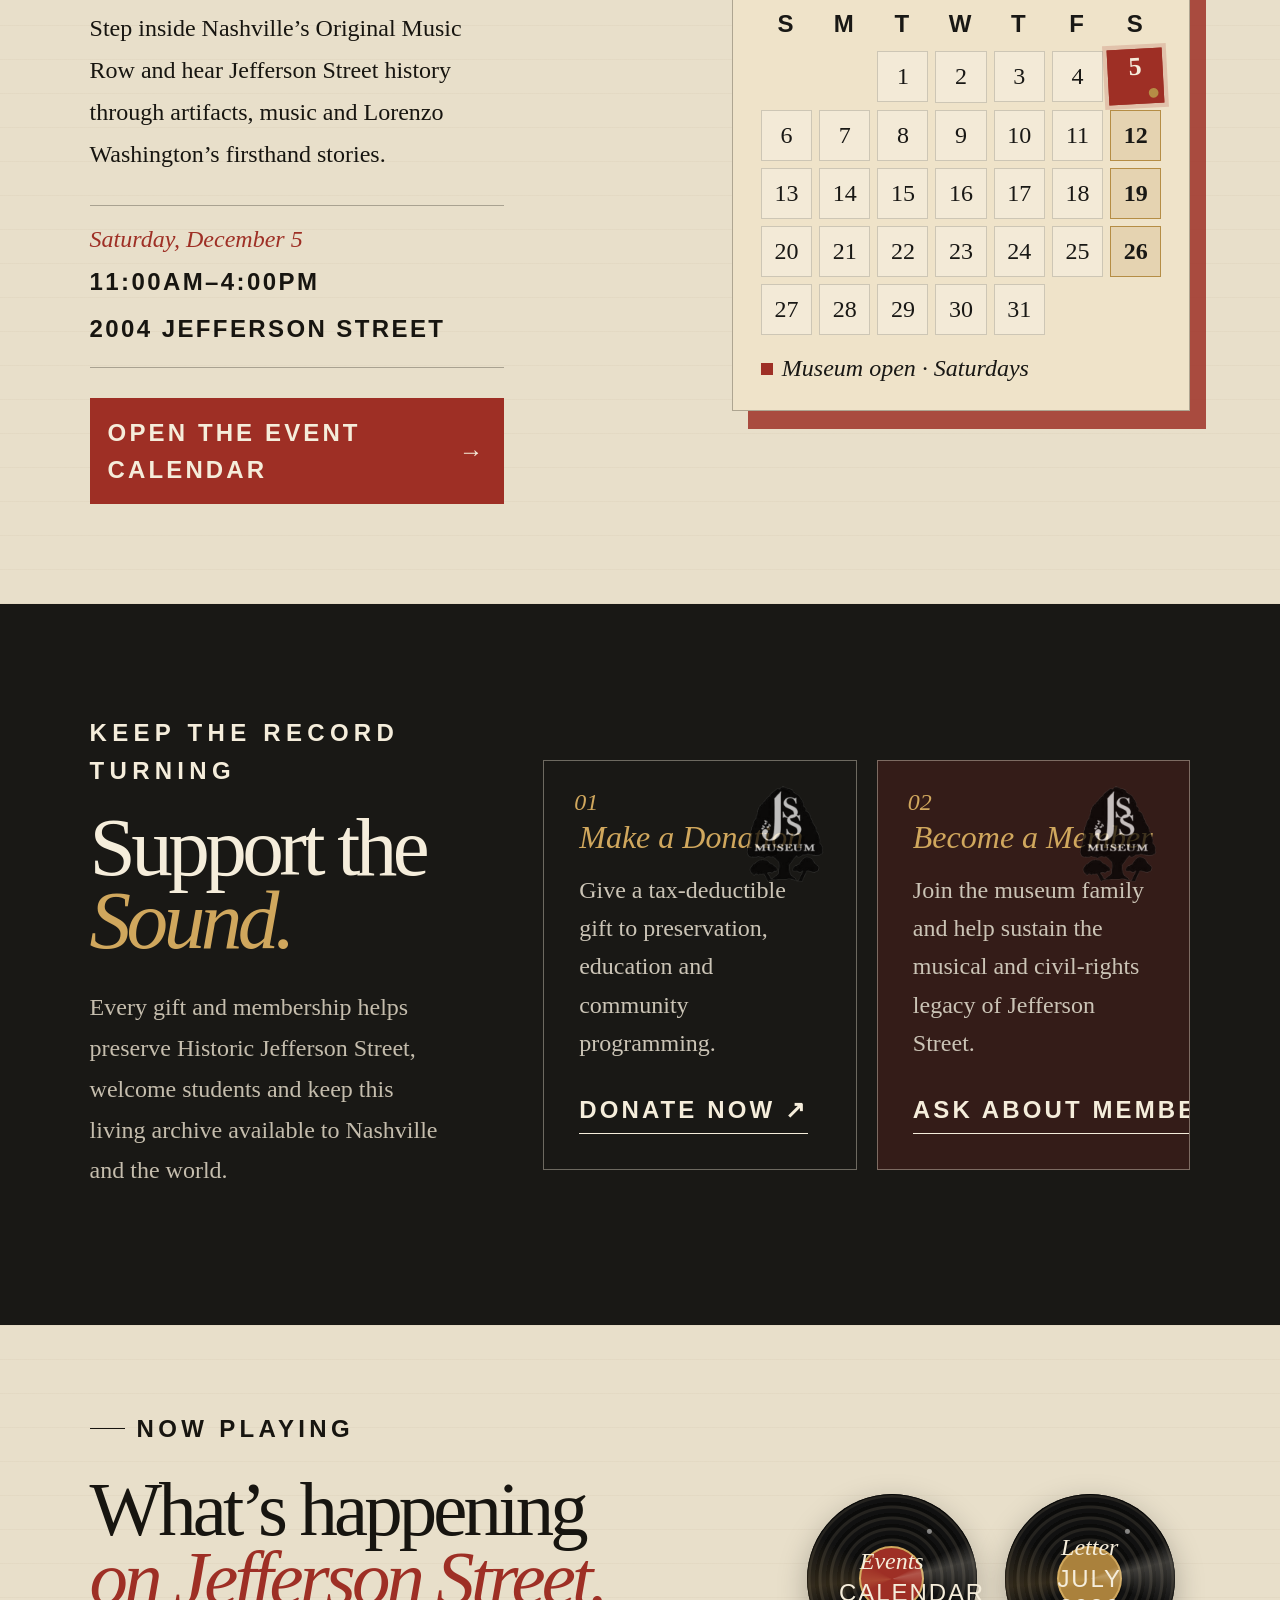
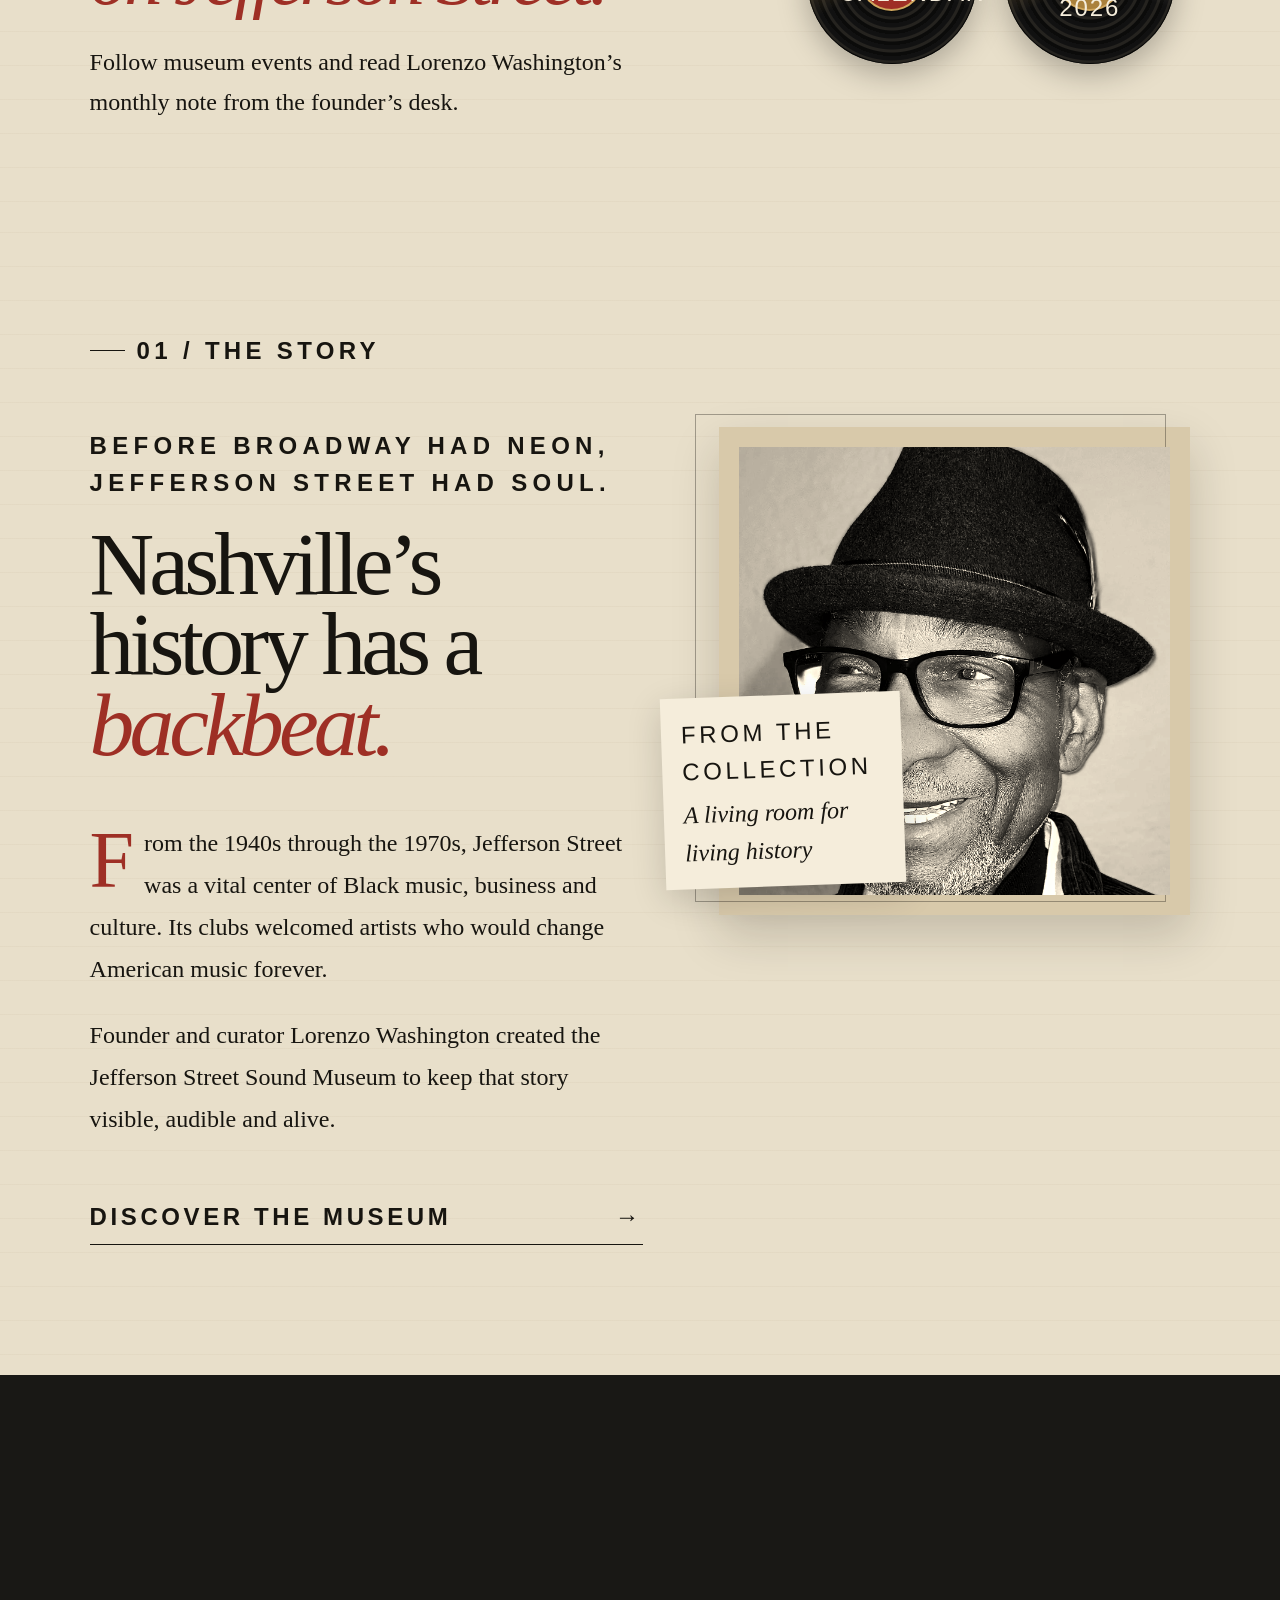
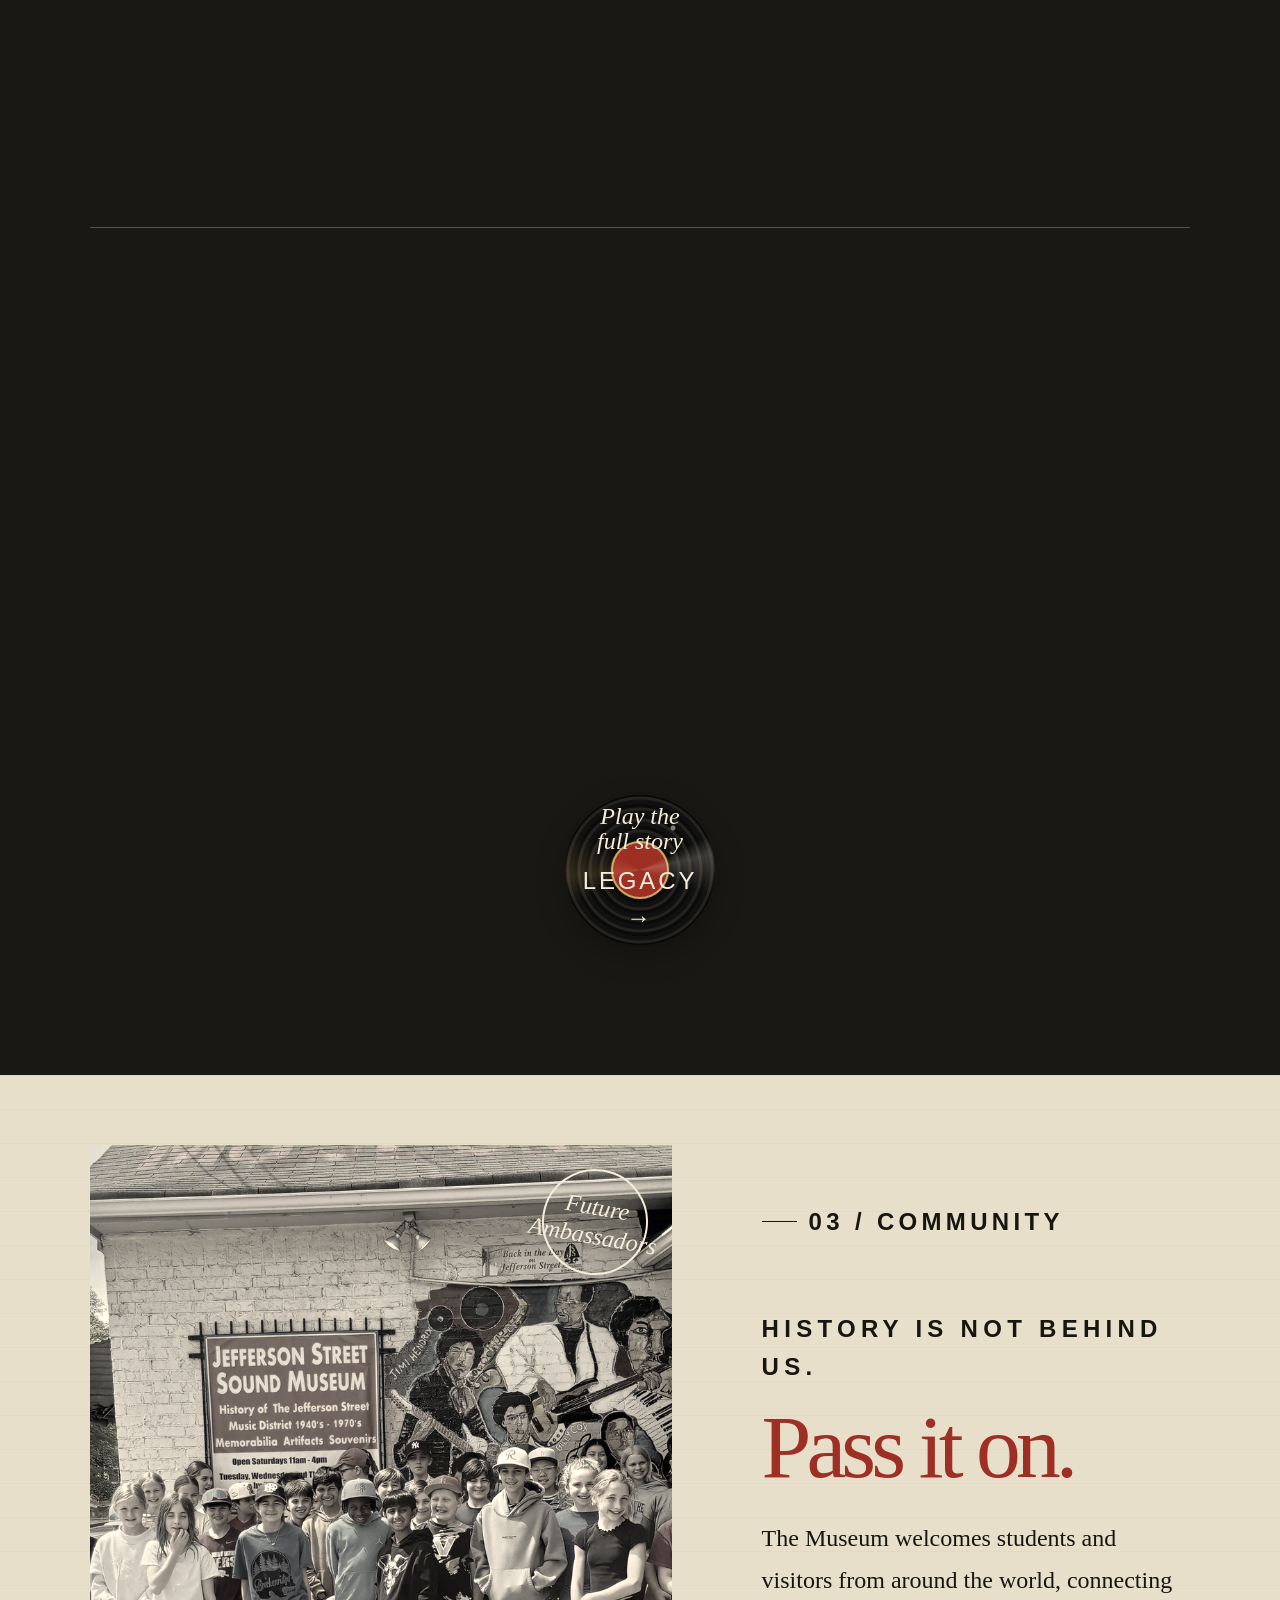
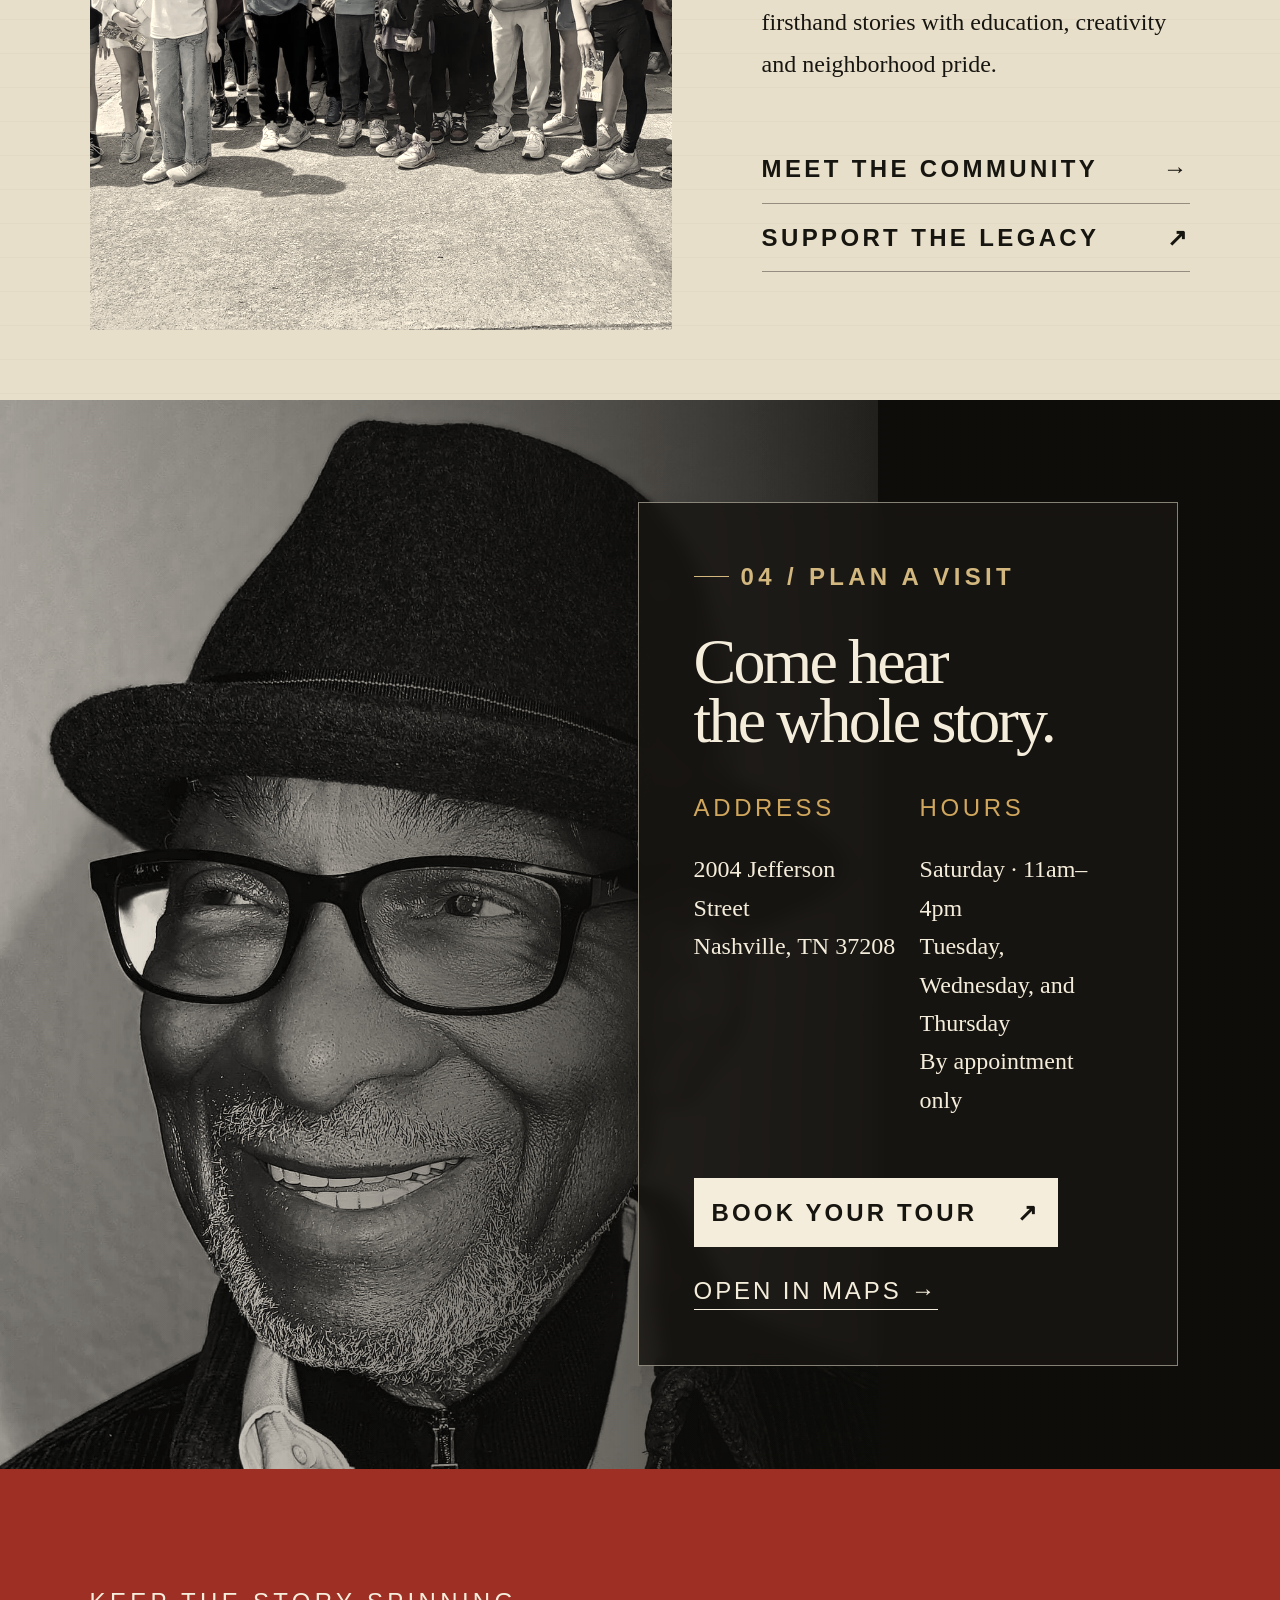
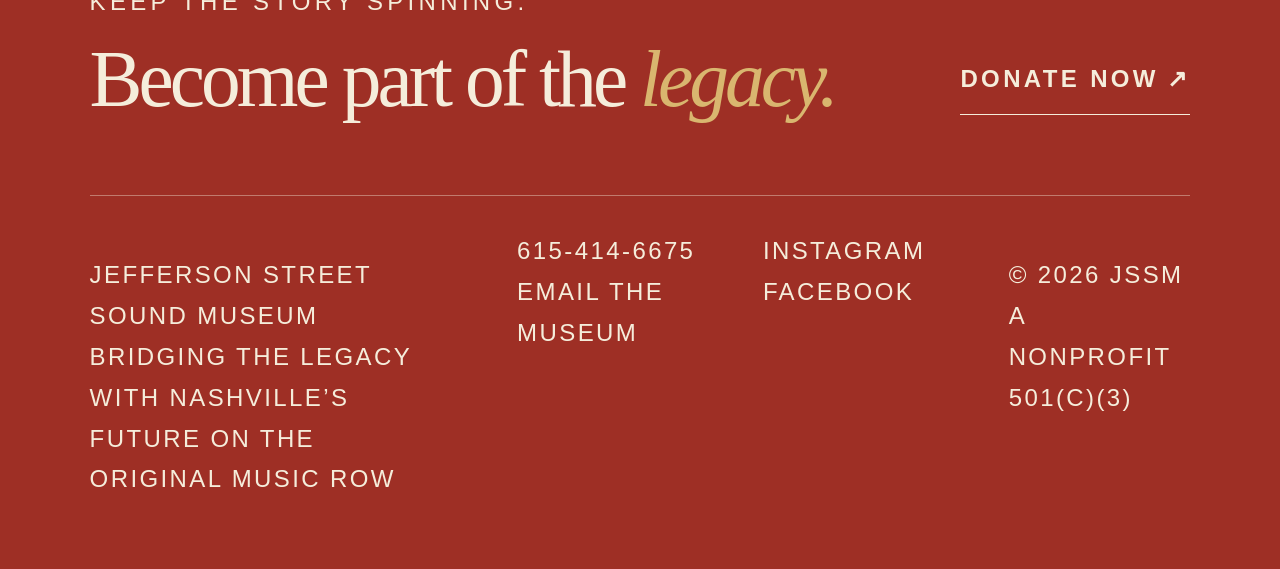
<file: visit.html>
<!doctype html><html lang="en"><head><meta charset="utf-8"><meta name="viewport" content="width=device-width,initial-scale=1"><meta name="description" content="Plan a visit to Jefferson Street Sound Museum in Nashville."><title>Visit | Jefferson Street Sound Museum</title><link rel="icon" href="images/jssm-logo.webp"><link rel="stylesheet" href="styles.css?v=8"><script src="script.js?v=8" defer></script></head>
<body class="inner-page"><a class="skip-link" href="#content">Skip to content</a>
<header class="site-header"><a class="wordmark" href="index.html" aria-label="Jefferson Street Sound Museum home"><img src="images/jssm-official-long.png" alt="Jefferson Street Sound Museum"></a><div class="header-actions"><a class="visit-link" href="visit.html" aria-current="page">Visit</a><button class="menu-button" aria-expanded="false" aria-controls="museum-menu"><i aria-hidden="true"></i> Explore</button></div></header>
<div id="museum-menu" class="menu-drawer" aria-hidden="true"><div class="menu-top"><img class="menu-brand" src="images/jssm-official-long.png" alt="Jefferson Street Sound Museum"><button class="menu-close" aria-label="Close menu">Close ×</button></div><nav class="record-menu" aria-label="Main navigation"><a class="record-link tree-menu-link" href="index.html"><img src="images/jssm-tree-logo.webp" alt=""><span>Home</span><small>Since 2011</small></a><a class="record-link" href="museum.html"><span>Museum</span><small>01</small></a><a class="record-link" href="legacy.html"><span>Legacy</span><small>02</small></a><a class="record-link" href="community.html"><span>Community</span><small>03</small></a><a class="record-link" href="visit.html" aria-current="page"><span>Visit</span><small>04</small></a><a class="record-link" href="events.html"><span>Events</span><small>Calendar</small></a><a class="record-link" href="founders-letter.html"><span>Letter</span><small>Monthly</small></a></nav><div class="menu-footer">2004 Jefferson Street · Nashville, Tennessee</div></div>
<main id="content"><section class="page-hero"><div class="page-hero-copy" data-reveal><p class="eyebrow">Side 04 · Plan a Visit</p><h1>Come hear the <em>whole story.</em></h1><p>The museum is intimate, personal and best experienced in conversation. Make Jefferson Street part of your Nashville story.</p></div></section>
<section class="page-content paper"><div class="visit-layout"><div class="page-copy" data-reveal><div class="section-tag">Before you arrive</div><h2>Your visit, on the record.</h2><p>Allow time to slow down, look closely and listen. The museum welcomes individuals, families, reunions, school groups, musicians and travelers from around the world.</p><h3>Group visits</h3><p>Planning for a class, university group or family gathering? Contact the museum in advance so the team can prepare an experience for your group.</p><a class="record-cta" href="https://www.jeffersonstreetsound.com/visit">Book a tour ↗</a></div><aside class="hours-panel" data-reveal><h2>Needle-drop details</h2><dl><dt>Address</dt><dd>2004 Jefferson Street<br>Nashville, TN 37208</dd><dt>Saturday hours</dt><dd>11:00am – 4:00pm</dd><dt>Tuesday, Wednesday, and Thursday</dt><dd>By appointment only</dd><dt>Telephone</dt><dd><a href="tel:+16154146675">615-414-6675</a></dd><dt>Email</dt><dd><a href="mailto:karenlynncoffee@gmail.com">karenlynncoffee@gmail.com</a></dd></dl><a class="map-link" href="https://maps.google.com/?q=2004+Jefferson+Street+Nashville+TN+37208">Open in maps →</a></aside></div></section></main>
<nav class="page-record-nav" aria-label="Continue exploring"><a class="mini-record" href="museum.html"><span>Museum</span><small>Side 01</small></a><a class="mini-record brass" href="legacy.html"><span>Legacy</span><small>Side 02</small></a><a class="mini-record red" href="https://www.jeffersonstreetsound.com/donate"><span>Donate</span><small>Keep It Spinning</small></a></nav>
<footer><div class="footer-bottom"><p>Jefferson Street Sound Museum<br>Bridging the legacy with Nashville’s future on the Original Music Row</p><div><a href="tel:+16154146675">615-414-6675</a><a href="mailto:karenlynncoffee@gmail.com">Email the museum</a></div><div><a href="https://www.instagram.com/jeffersonstreetsound">Instagram</a><a href="https://www.facebook.com/jssbooking">Facebook</a></div><p>© 2026 JSSM<br>A nonprofit 501(c)(3)</p></div></footer></body></html>
</file>
<file: styles.css>
:root { --ink:#171510; --paper:#e8dfca; --red:#9e2f25; --gold:#b58d45; --cream:#f5eddb; --night:#191815; }
* { box-sizing:border-box; }
html { scroll-behavior:smooth; }
body { margin:0; color:var(--ink); background:var(--paper); font:1.5rem/1.55 Arial,Helvetica,sans-serif; }
body::before { content:""; position:fixed; inset:-3%; z-index:20; pointer-events:none; opacity:.2; background-image:radial-gradient(circle at 17% 13%,rgba(45,35,18,.12) 0 1px,transparent 1.5px),radial-gradient(circle at 73% 61%,rgba(255,255,255,.12) 0 1px,transparent 1.5px); background-size:5px 7px,9px 11px; mix-blend-mode:multiply; transform:translate3d(0,var(--page-texture-shift,0),0) scale(1.04); will-change:transform; }
body::after { content:""; position:fixed; z-index:19; inset:0; pointer-events:none; opacity:var(--ambient-strength,.14); background:radial-gradient(circle 430px at var(--mouse-x,50%) var(--mouse-y,42%),rgba(255,239,198,.82),transparent 72%),radial-gradient(circle 760px at calc(100% - var(--mouse-x,50%)) calc(100% - var(--mouse-y,42%)),rgba(76,22,16,.58),transparent 74%); mix-blend-mode:soft-light; transition:opacity .32s ease; }
a { color:inherit; text-decoration:none; }
button { color:inherit; font:inherit; }
.skip-link { position:fixed; top:-100px; left:16px; z-index:100; padding:12px 16px; background:var(--cream); }
.skip-link:focus { top:16px; }

.site-header { position:fixed; z-index:15; top:0; left:0; width:100%; height:88px; display:flex; align-items:center; justify-content:space-between; padding:0 4vw; color:var(--cream); border-bottom:1px solid rgba(245,237,219,.25); transition:transform .5s ease, background .4s; background:linear-gradient(180deg,rgba(10,9,7,.7),transparent); }
.site-header.is-hidden { transform:translateY(-110%); }
.wordmark { display:flex; align-items:center; }
.wordmark img { display:block; width:min(330px,34vw); height:auto; }
.header-actions { display:flex; align-items:center; gap:28px; text-transform:uppercase; letter-spacing:.16em; font-size:1.5rem; font-weight:700; }
.visit-link { border-bottom:1px solid currentColor; padding-bottom:3px; }
.menu-button { cursor:pointer; border:0; background:var(--cream); color:var(--ink); padding:12px 15px; text-transform:uppercase; font-size:1.5rem; letter-spacing:.14em; }
.menu-button i { display:inline-block; width:14px; height:8px; margin-right:8px; border-top:1px solid; border-bottom:1px solid; }

/* Version 4: a record that keeps navigation within reach */
.floating-record-nav { --floating-record-spin:0deg; position:fixed; z-index:24; right:clamp(18px,3vw,42px); bottom:clamp(18px,4vh,38px); display:flex; flex-direction:column; align-items:center; gap:7px; opacity:0; visibility:hidden; transform:translate3d(0,28px,0) scale(.82); transition:opacity .38s ease,transform .48s cubic-bezier(.2,.8,.2,1),visibility 0s linear .48s; pointer-events:none; }
.floating-record-nav.is-visible { opacity:1; visibility:visible; transform:none; transition-delay:0s; pointer-events:auto; }
.floating-record-button { position:relative; isolation:isolate; width:136px; aspect-ratio:1; padding:0; overflow:hidden; border:1px solid rgba(245,237,219,.48); border-radius:50%; cursor:pointer; color:var(--cream); background:repeating-radial-gradient(circle,#0a0a09 0 4px,#292722 5px 7px,#0d0d0c 8px 11px); box-shadow:0 16px 34px rgba(0,0,0,.38),inset 0 0 0 1px #050504; transform:rotate(var(--floating-record-spin)); transition:box-shadow .3s ease,filter .3s ease; will-change:transform; }
.floating-record-button::before { content:""; position:absolute; z-index:-1; inset:23%; border-radius:50%; background:var(--cream); box-shadow:0 0 0 3px var(--gold); }
.floating-record-button img { position:absolute; left:32%; top:27%; width:36%; height:auto; }
.floating-record-button span { position:absolute; left:50%; bottom:13px; min-width:98px; padding:5px 9px; color:var(--cream); background:var(--red); border:1px solid #d0a75d; border-radius:24px; transform:translateX(-50%); text-transform:uppercase; letter-spacing:.1em; font-size:1.5rem; font-weight:700; }
.floating-record-button:hover,.floating-record-button:focus-visible { box-shadow:0 21px 42px rgba(0,0,0,.48),0 0 0 4px rgba(181,141,69,.28); filter:brightness(1.1); outline:none; }
.floating-home-link { padding:7px 11px; border:1px solid rgba(245,237,219,.55); border-radius:20px; color:var(--cream); background:rgba(23,21,16,.9); box-shadow:0 7px 18px rgba(0,0,0,.24); text-transform:uppercase; letter-spacing:.13em; font-size:1.5rem; font-weight:700; backdrop-filter:blur(5px); }
.floating-home-link b { color:#d0a75d; font-size:1.5rem; }
.floating-home-link:hover,.floating-home-link:focus-visible { color:var(--ink); background:var(--cream); outline:2px solid var(--gold); outline-offset:2px; }
.menu-open .floating-record-nav { opacity:0; pointer-events:none; }

.menu-drawer { position:fixed; z-index:30; inset:0; display:flex; flex-direction:column; padding:30px 5vw; color:var(--cream); background:var(--red); transform:translateY(-105%); opacity:0; transition:transform .7s cubic-bezier(.77,0,.18,1), opacity .5s; visibility:hidden; }
.menu-drawer.is-open { transform:translateY(0); opacity:1; visibility:visible; }
.menu-top { display:flex; justify-content:space-between; align-items:center; min-height:72px; padding-bottom:18px; border-bottom:1px solid rgba(245,237,219,.45); text-transform:uppercase; letter-spacing:.18em; font-size:1.5rem; }
.menu-brand { width:min(360px,55vw); height:auto; }
.menu-top button { border:0; background:none; cursor:pointer; text-transform:uppercase; letter-spacing:.15em; }
.menu-drawer nav { display:grid; margin:auto 0; }
.menu-drawer nav a { display:flex; align-items:baseline; gap:24px; width:max-content; font:italic 5.5vw/1.1 Georgia,serif; transition:transform .3s, color .3s; }
.menu-drawer nav a:hover { color:#fff; transform:translateX(18px); }
.menu-drawer nav span { width:28px; font:600 1.5rem Arial,sans-serif; letter-spacing:.16em; }
.menu-footer { font:1.5rem/1 Arial,sans-serif; letter-spacing:.16em; text-transform:uppercase; }

.hero { position:relative; min-height:100svh; overflow:hidden; display:flex; align-items:flex-end; color:var(--cream); background:#111; }
.hero-photo,.hero-wash { position:absolute; inset:0; }
.hero-photo { background:url('/images/museum-gathering.webp') center 42%/cover no-repeat; filter:grayscale(1) sepia(.25) contrast(1.15); transform:scale(1.02); }
.hero-wash { background:linear-gradient(90deg,rgba(12,11,8,.92) 0%,rgba(12,11,8,.6) 44%,rgba(12,11,8,.12) 75%),linear-gradient(0deg,rgba(12,11,8,.7),transparent 48%); }
.hero-copy { position:relative; z-index:2; width:min(840px,90vw); margin:0 0 9vh 7vw; }
.eyebrow,.kicker { margin:0 0 22px; text-transform:uppercase; letter-spacing:.22em; font-size:1.5rem; font-weight:700; }
.hero h1 { margin:0; max-width:820px; font:400 clamp(4.2rem,9.2vw,9.5rem)/.78 Georgia,serif; letter-spacing:-.07em; }
.hero h1 span,.hero h1 em { display:block; }
.hero h1 em { color:#d0a75d; font-weight:400; }
.intro { max-width:590px; margin:34px 0; font:1.5rem/1.65 Georgia,serif; }
.ticket-button { display:inline-flex; align-items:center; justify-content:space-between; gap:40px; padding:16px 18px; min-width:270px; background:var(--red); color:var(--cream); text-transform:uppercase; letter-spacing:.13em; font-size:1.5rem; font-weight:700; transition:background .3s, transform .3s; }
.ticket-button:hover { background:#bd3d30; transform:translateY(-3px); }
.hero-seal { position:absolute; z-index:3; right:6vw; bottom:9vh; width:132px; aspect-ratio:1; display:flex; flex-direction:column; justify-content:center; text-align:center; border:1px solid rgba(245,237,219,.7); border-radius:50%; transform:rotate(7deg); }
.hero-seal b { font-size:1.5rem; letter-spacing:.18em; }
.hero-seal strong { font:italic 1.5rem Georgia,serif; margin:5px 0; }
.scroll-cue { position:absolute; z-index:2; right:1.8vw; top:46%; display:flex; gap:12px; align-items:center; writing-mode:vertical-rl; text-transform:uppercase; letter-spacing:.2em; font-size:1.5rem; }
.scroll-cue span { display:block; width:1px; height:54px; background:rgba(245,237,219,.6); }

.marquee { overflow:hidden; background:var(--red); color:var(--cream); padding:17px 0; white-space:nowrap; }
.marquee div { width:max-content; animation:marquee 30s linear infinite; }
.marquee span { text-transform:uppercase; letter-spacing:.16em; font-size:1.5rem; font-weight:700; }
.marquee i { color:#d0a75d; font-style:normal; margin:0 24px; }
@keyframes marquee { to { transform:translateX(-50%); } }

.paper { background-color:var(--paper); background-image:linear-gradient(rgba(107,82,45,.04) 1px,transparent 1px); background-size:100% 34px; }
.story { padding:100px 7vw 130px; }
.section-tag { display:flex; align-items:center; gap:12px; text-transform:uppercase; letter-spacing:.18em; font-size:1.5rem; font-weight:700; }
.section-tag::before { content:""; width:35px; height:1px; background:currentColor; }
.section-tag.light { color:#d2b77f; }
.story-grid { display:grid; grid-template-columns:minmax(0,1.08fr) minmax(390px,.92fr); grid-template-rows:auto 1fr; gap:32px 6vw; align-items:start; margin:58px 0 0; }
.story h2,.community h2 { margin:0; max-width:760px; font:400 clamp(3.5rem,7vw,7rem)/.9 Georgia,serif; letter-spacing:-.055em; }
.story h2 em,.community h2 { color:var(--red); font-weight:400; }
.story-copy { grid-column:1; grid-row:2; max-width:700px; padding-top:0; font:1.5rem/1.75 Georgia,serif; }
.story-copy p:first-child::first-letter { float:left; color:var(--red); font-size:5rem; line-height:.7; padding:10px 10px 0 0; }
.story-copy a { display:inline-flex; justify-content:space-between; width:100%; margin-top:26px; padding:13px 0; border-bottom:1px solid; text-transform:uppercase; letter-spacing:.15em; font:700 1.5rem Arial,sans-serif; }
.archival-photo { position:relative; grid-column:2; grid-row:1 / span 2; width:100%; margin:0; }
.archival-photo::before { content:""; position:absolute; inset:-13px 24px 13px -24px; border:1px solid rgba(23,21,16,.35); }
.archival-photo img { position:relative; display:block; width:100%; height:clamp(430px,47vw,590px); object-fit:cover; object-position:center 28%; filter:grayscale(.92) sepia(.35) contrast(1.08); }
.archival-photo figcaption { position:absolute; left:-120px; bottom:30px; width:240px; padding:18px 20px; background:var(--cream); box-shadow:0 10px 35px rgba(0,0,0,.16); transform:rotate(-2deg); }
.archival-photo figcaption span { display:block; margin-bottom:6px; text-transform:uppercase; letter-spacing:.15em; font-size:1.5rem; }
.archival-photo figcaption b { font:italic 1.5rem Georgia,serif; }

.legacy { padding:110px 7vw 130px; color:var(--cream); background:var(--night); }
.legacy-heading { display:flex; justify-content:space-between; align-items:flex-end; margin:56px 0 90px; }
.legacy-heading>p { text-transform:uppercase; letter-spacing:.2em; font-size:1.5rem; }
.legacy h2 { margin:0; text-align:right; font:400 clamp(3rem,6.5vw,6.6rem)/.9 Georgia,serif; letter-spacing:-.05em; }
.legacy h2 em { color:#d0a75d; font-weight:400; }
.timeline { position:relative; display:grid; grid-template-columns:repeat(4,1fr); }
.timeline::before { content:""; position:absolute; left:0; right:0; top:10px; height:1px; background:rgba(245,237,219,.28); }
.timeline article { position:relative; padding:50px 2.3vw 0 0; }
.record-dot { position:absolute; top:0; left:0; width:21px; height:21px; border:5px solid var(--night); border-radius:50%; background:var(--gold); box-shadow:0 0 0 1px var(--gold); }
.timeline article>span { color:#d0a75d; font:italic 2rem Georgia,serif; }
.timeline h3 { min-height:58px; margin:17px 0 13px; font:1.5rem/1.05 Georgia,serif; }
.timeline p { max-width:230px; color:#bdb6a7; font-size:1.5rem; line-height:1.7; }

.community { display:grid; grid-template-columns:1.05fr .95fr; min-height:760px; }
.community-photo { position:relative; margin:70px 0 70px 7vw; overflow:hidden; }
.community-photo img { width:100%; height:100%; object-fit:cover; filter:grayscale(.9) sepia(.3); }
.photo-stamp { position:absolute; right:24px; top:24px; width:106px; aspect-ratio:1; display:grid; place-content:center; text-align:center; border-radius:50%; border:2px solid var(--cream); color:var(--cream); font:italic 1.5rem/1.2 Georgia,serif; transform:rotate(10deg); }
.community-copy { display:flex; flex-direction:column; justify-content:center; padding:10vw 7vw; }
.community-copy .section-tag { margin-bottom:70px; }
.community-copy>p:not(.kicker) { max-width:520px; margin:30px 0; font:1.5rem/1.75 Georgia,serif; }
.community-actions { display:grid; gap:0; margin-top:20px; }
.community-actions a { display:flex; justify-content:space-between; padding:15px 0; border-bottom:1px solid rgba(23,21,16,.4); text-transform:uppercase; letter-spacing:.14em; font-size:1.5rem; font-weight:700; }

.visit { position:relative; min-height:820px; display:flex; align-items:center; justify-content:flex-end; overflow:hidden; padding:8vw; background:#181612; color:var(--cream); }
.visit-image { position:absolute; inset:0; background:linear-gradient(90deg,rgba(12,11,8,.2),rgba(12,11,8,.84) 70%),url('/images/museum-founder.webp') 15% center/cover no-repeat; filter:sepia(.25) saturate(.7); }
.visit-card { position:relative; z-index:2; width:min(540px,100%); padding:55px; border:1px solid rgba(245,237,219,.5); background:rgba(24,22,18,.84); backdrop-filter:blur(8px); }
.visit-card h2 { margin:38px 0; font:400 clamp(3rem,5vw,5rem)/.92 Georgia,serif; letter-spacing:-.045em; }
.visit-details { display:grid; grid-template-columns:1fr 1fr; gap:24px; margin-bottom:35px; }
.visit-details span { color:#d0a75d; text-transform:uppercase; letter-spacing:.15em; font-size:1.5rem; }
.visit-details p { font:1.5rem/1.6 Georgia,serif; }
.ticket-button.inverse { background:var(--cream); color:var(--ink); }
.map-link { display:block; width:max-content; margin-top:25px; text-transform:uppercase; letter-spacing:.12em; border-bottom:1px solid; font-size:1.5rem; }

footer { padding:90px 7vw 45px; color:var(--cream); background:var(--red); }
.footer-top { display:flex; align-items:flex-end; justify-content:space-between; gap:50px; padding-bottom:80px; }
.footer-top p { text-transform:uppercase; letter-spacing:.18em; font-size:1.5rem; }
.footer-top h2 { margin:14px 0 0; font:400 clamp(3.2rem,6.2vw,6rem)/.9 Georgia,serif; letter-spacing:-.05em; }
.footer-top h2 em { color:#d9b66f; font-weight:400; }
.footer-top>a { display:flex; justify-content:space-between; min-width:230px; padding:17px 0; border-bottom:1px solid; text-transform:uppercase; letter-spacing:.14em; font-size:1.5rem; font-weight:700; }
.footer-bottom { display:grid; grid-template-columns:2fr 1fr 1fr 1fr; gap:5vw; padding-top:35px; border-top:1px solid rgba(245,237,219,.4); text-transform:uppercase; letter-spacing:.1em; font-size:1.5rem; line-height:1.7; }
.footer-bottom div { display:flex; flex-direction:column; }

/* Version 2: poster-first entrance and record navigation */
.poster-hero { min-height:calc(100svh + 214px); display:grid; place-items:center; background:#e9dcc0; }
.front-poster { --poster-shift:0px; --poster-scale:1; position:absolute; inset:0 0 auto; width:100%; height:100svh; object-fit:contain; object-position:center; transform:translate3d(0,var(--poster-shift),0) scale(var(--poster-scale)); transform-origin:center top; will-change:transform; }
.front-actions { position:absolute; z-index:4; left:0; right:0; bottom:0; display:flex; justify-content:center; gap:20px; padding:24px 18px; transform:none; background:var(--red); box-shadow:0 -10px 30px rgba(23,21,16,.16); }
.mini-record,.record-link,.section-record-link { position:relative; isolation:isolate; border-radius:50%; color:var(--cream); background:repeating-radial-gradient(circle at center,#111 0 4px,#25231f 5px 7px,#0b0b0a 8px 11px); box-shadow:0 10px 30px rgba(0,0,0,.26),inset 0 0 0 1px #070706; }
.mini-record::before,.record-link::before,.section-record-link::before { content:""; position:absolute; z-index:-1; inset:32%; border-radius:50%; background:var(--red); box-shadow:0 0 0 2px #d0a75d; }
.mini-record::after,.record-link::after,.section-record-link::after,.record-cta::after,.record-dot::after,.floating-record-button::after { content:""; position:absolute; z-index:-1; inset:0; border-radius:50%; pointer-events:none; background:radial-gradient(circle at 72% 22%,rgba(255,255,255,.46) 0 2px,transparent 3px),conic-gradient(from 20deg,transparent 0 12%,rgba(245,237,219,.2) 16%,transparent 25% 62%,rgba(181,141,69,.2) 68%,transparent 78%); mix-blend-mode:screen; animation:vinyl-spin var(--vinyl-speed,7s) linear infinite; }
.mini-record:nth-child(even)::after,.record-link:nth-child(even)::after,.page-record-nav .mini-record:nth-child(even)::after { animation-direction:reverse; }
.mini-record:hover::after,.mini-record:focus-visible::after,.record-link:hover::after,.record-link:focus-visible::after,.section-record-link:hover::after,.section-record-link:focus-visible::after,.record-cta:hover::after,.record-cta:focus-visible::after,.floating-record-button:hover::after,.floating-record-button:focus-visible::after { animation-duration:1.35s; }
@keyframes vinyl-spin { to { transform:rotate(1turn); } }
.mini-record { width:166px; aspect-ratio:1; display:flex; flex-direction:column; align-items:center; justify-content:center; text-align:center; transition:transform .35s ease,box-shadow .35s ease; }
.mini-record:hover,.mini-record:focus-visible { transform:translateY(-8px) rotate(6deg); box-shadow:0 18px 38px rgba(0,0,0,.38); }
.hero-scroll-record { --hero-record-spin:0deg; --hero-record-shift:0px; --hero-record-scale:1; --hero-record-opacity:1; opacity:var(--hero-record-opacity); transform:translate3d(0,var(--hero-record-shift),0) rotate(var(--hero-record-spin)) scale(var(--hero-record-scale)); will-change:transform,opacity; }
.hero-scroll-record:hover,.hero-scroll-record:focus-visible { transform:translate3d(0,calc(var(--hero-record-shift) - 8px),0) rotate(calc(var(--hero-record-spin) + 6deg)) scale(var(--hero-record-scale)); }
.mini-record span { font:italic 1.5rem/1 Georgia,serif; }
.mini-record small { width:62%; margin-top:6px; font-size:1.5rem; line-height:1.2; letter-spacing:.08em; text-transform:uppercase; }
.mini-record.brass::before { background:#aa813c; }
.mini-record.red::before { background:#8f291f; }
.mini-record.letter-record::before { background:#efe3c9; box-shadow:0 0 0 2px #d0a75d; }
.mini-record.letter-record span,.mini-record.letter-record small { color:var(--cream); text-shadow:0 1px 3px #111; }
.poster-cue { color:var(--ink); right:1.5vw; }

.menu-drawer { background:radial-gradient(circle at 15% 15%,#a83b2d,#7c201a 70%); }
.menu-drawer nav.record-menu { display:grid; grid-template-columns:repeat(4,minmax(155px,1fr)); gap:1.6vw; width:min(1120px,100%); margin:auto; }
.menu-drawer nav.record-menu a.record-link { width:100%; max-width:210px; aspect-ratio:1; display:flex; flex-direction:column; align-items:center; justify-content:center; gap:9px; justify-self:center; font:inherit; text-align:center; color:var(--cream); transition:transform .4s ease; }
.menu-drawer nav.record-menu a.record-link:hover,.menu-drawer nav.record-menu a.record-link:focus-visible { color:var(--cream); transform:rotate(7deg) scale(1.05); }
.menu-drawer nav.record-menu a.record-link span { width:auto; font:italic clamp(1.5rem,2.2vw,2rem)/1 Georgia,serif; letter-spacing:0; }
.menu-drawer nav.record-menu a.record-link small { width:auto; font-size:1.5rem; line-height:1.2; letter-spacing:.12em; text-transform:uppercase; }
.menu-drawer nav.record-menu a.tree-menu-link { background:#13120f; }
.menu-drawer nav.record-menu a.tree-menu-link::before { inset:6%; background:rgba(245,237,219,.08); box-shadow:0 0 0 2px #d0a75d; }
.tree-menu-link img { width:43%; height:auto; margin-bottom:0; }

.archival-photo { width:min(760px,76%); padding:24px; background:#d8c9aa; box-shadow:0 20px 45px rgba(29,22,12,.18); }
.archival-photo img { height:min(78vh,900px); object-fit:contain; object-position:center top; background:#cfc4af; }
.visit-image { background:linear-gradient(90deg,rgba(12,11,8,.05),rgba(12,11,8,.9) 70%),url('images/museum-founder.webp') left center/contain no-repeat; }
.section-record-link { width:150px; aspect-ratio:1; display:flex; flex-direction:column; align-items:center; justify-content:center; margin:80px auto 0; text-align:center; transition:transform .35s; }
.section-record-link:hover { transform:rotate(7deg) scale(1.05); }
.section-record-link span { width:62%; font:italic 1.5rem/1.05 Georgia,serif; }
.section-record-link small { margin-top:8px; font-size:1.5rem; letter-spacing:.12em; text-transform:uppercase; }

/* Inner pages */
.inner-page { min-height:100vh; background:var(--paper); }
.inner-page .site-header { position:sticky; color:var(--cream); background:var(--night); }
.inner-page main { min-height:70vh; }
.page-hero { position:relative; min-height:62vh; display:flex; align-items:flex-end; overflow:hidden; padding:8vw 7vw 6vw; color:var(--cream); background:var(--night); }
.page-hero::before { content:""; position:absolute; inset:-8% 0; opacity:.28; background:repeating-radial-gradient(circle at 12% 90%,#b58d45 0 4px,transparent 5px 14px); transform:translate3d(0,var(--page-hero-shift,0),0); will-change:transform; }
.page-hero-copy { position:relative; z-index:1; }
.page-hero .eyebrow { color:#d0a75d; }
.page-hero h1 { max-width:1000px; margin:0; font:400 clamp(4rem,10vw,9rem)/.8 Georgia,serif; letter-spacing:-.065em; }
.page-hero h1 em { color:#d0a75d; font-weight:400; }
.page-hero p:last-child { max-width:620px; margin:32px 0 0; font:1.5rem/1.65 Georgia,serif; }
.page-content { padding:100px 7vw 120px; }
.page-grid { display:grid; grid-template-columns:minmax(320px,.8fr) 1.2fr; gap:8vw; align-items:start; }
.page-portrait { position:sticky; top:115px; margin:0; padding:22px; background:#d6c6a4; transform:rotate(-1deg); box-shadow:0 20px 45px rgba(0,0,0,.18); }
.page-portrait img { display:block; width:100%; height:auto; object-fit:contain; }
.page-portrait figcaption { padding:16px 6px 4px; font:italic 1.5rem Georgia,serif; }
.page-copy .section-tag { margin-bottom:45px; }
.page-copy h2 { margin:0 0 34px; font:400 clamp(3rem,6vw,6rem)/.9 Georgia,serif; letter-spacing:-.05em; color:var(--red); }
.page-copy h3 { margin:55px 0 14px; font:italic 2rem Georgia,serif; }
.page-copy p { max-width:680px; font:1.5rem/1.8 Georgia,serif; }
.fact-strips { display:grid; gap:12px; margin:55px 0; }
.fact-strips article { display:grid; grid-template-columns:110px 1fr; gap:24px; padding:22px 0; border-top:1px solid rgba(23,21,16,.35); }
.fact-strips span { color:var(--red); font:italic 1.5rem Georgia,serif; }
.fact-strips h3 { margin:0 0 8px; font:1.5rem Georgia,serif; }
.fact-strips p { margin:0; font-size:1.5rem; }
.page-record-nav { display:grid; grid-template-columns:repeat(3,150px); gap:22px; justify-content:center; padding:80px 7vw; color:var(--cream); background:var(--red); }
.page-record-nav .mini-record { width:150px; }
.page-record-nav .mini-record span { font-size:1.5rem; }
.visit-layout { display:grid; grid-template-columns:1fr 1fr; gap:7vw; align-items:start; }
.hours-panel { padding:44px; color:var(--cream); background:var(--night); box-shadow:18px 18px 0 var(--gold); }
.hours-panel h2 { margin:0 0 35px; font:italic clamp(2.5rem,5vw,4.5rem)/.9 Georgia,serif; color:var(--cream); }
.hours-panel dl { margin:0; }
.hours-panel dt { margin-top:24px; color:#d0a75d; text-transform:uppercase; letter-spacing:.16em; font-size:1.5rem; }
.hours-panel dd { margin:8px 0 0; font:1.5rem/1.6 Georgia,serif; }
.record-cta { position:relative; isolation:isolate; display:inline-flex; align-items:center; justify-content:center; width:170px; aspect-ratio:1; margin-top:35px; border-radius:50%; color:var(--cream); background:repeating-radial-gradient(circle,#111 0 4px,#24221f 5px 7px,#0b0b0a 8px 11px); text-align:center; font:italic 1.5rem Georgia,serif; }

.news-grooves { display:grid; grid-template-columns:1.2fr .8fr; gap:8vw; align-items:center; padding:85px 7vw; }
.news-grooves h2 { margin:28px 0; font:400 clamp(3rem,6vw,6rem)/.9 Georgia,serif; letter-spacing:-.05em; }
.news-grooves h2 em { color:var(--red); font-weight:400; }
.news-grooves p { max-width:560px; font:1.5rem/1.7 Georgia,serif; }
.news-records { display:flex; gap:28px; justify-content:center; }
.news-records .mini-record { width:170px; }

/* Version 5: homepage-backed page panels and prominent event calendar */
.next-event-spotlight { display:grid; grid-template-columns:.82fr 1.18fr; gap:7vw; align-items:center; padding:100px 7vw; border-top:10px solid var(--red); }
.next-event-copy h2 { max-width:650px; margin:22px 0 24px; color:var(--red); font:400 clamp(3.3rem,6vw,6.3rem)/.88 Georgia,serif; letter-spacing:-.055em; }
.next-event-copy>p:not(.eyebrow) { max-width:590px; font:1.5rem/1.75 Georgia,serif; }
.next-event-meta { display:flex; flex-wrap:wrap; gap:10px 20px; margin:30px 0; padding:20px 0; border-block:1px solid rgba(23,21,16,.3); }
.next-event-meta strong { flex-basis:100%; color:var(--red); font:italic 1.5rem Georgia,serif; }
.next-event-meta span { font-size:1.5rem; font-weight:700; letter-spacing:.1em; text-transform:uppercase; }
.calendar-stack { display:grid; gap:32px; }
.calendar-board { padding:28px; color:var(--night); border:1px solid rgba(23,21,16,.3); background:#efe3c9; box-shadow:16px 18px 0 rgba(158,47,37,.84); transform:rotate(.45deg); }
.calendar-board-featured { max-width:720px; justify-self:end; }
.calendar-board-head { display:flex; align-items:center; justify-content:space-between; gap:25px; padding-bottom:20px; border-bottom:3px double rgba(23,21,16,.55); }
.calendar-board-head>span { display:grid; place-items:center; width:76px; aspect-ratio:1; border-radius:50%; color:var(--cream); background:var(--red); font:italic 1.5rem Georgia,serif; box-shadow:5px 5px 0 var(--gold); }
.calendar-board-head div { display:flex; flex-direction:column; align-items:flex-end; }
.calendar-board-head small { letter-spacing:.14em; text-transform:uppercase; font-size:1.5rem; }
.calendar-board-head strong { margin-top:4px; color:var(--red); font:italic clamp(1.6rem,3vw,2.5rem) Georgia,serif; }
.calendar-weekdays,.calendar-days { display:grid; grid-template-columns:repeat(7,1fr); gap:7px; }
.calendar-weekdays { margin:24px 0 9px; }
.calendar-weekdays span { text-align:center; font-size:1.5rem; font-weight:700; letter-spacing:.08em; text-transform:uppercase; }
.calendar-days span { min-width:0; aspect-ratio:1; display:grid; place-items:center; border:1px solid rgba(23,21,16,.17); background:rgba(255,255,255,.26); font:1.5rem Georgia,serif; }
.calendar-days .is-empty { border-color:transparent; background:transparent; }
.calendar-days .is-event-day { border-color:var(--gold); background:rgba(181,141,69,.18); font-weight:700; }
.calendar-days .is-next-event { position:relative; color:var(--cream); border-color:var(--red); background:var(--red); box-shadow:0 0 0 4px rgba(158,47,37,.18); transform:scale(1.08) rotate(-3deg); }
.calendar-days .is-next-event::after { content:""; position:absolute; right:5px; bottom:5px; width:9px; height:9px; border-radius:50%; background:var(--gold); }
.calendar-board>p { display:flex; align-items:center; gap:9px; margin:20px 0 0; font:italic 1.5rem Georgia,serif; }
.calendar-board>p i { width:12px; aspect-ratio:1; background:var(--red); }
.next-event-card { border-width:2px; box-shadow:14px 16px 0 rgba(158,47,37,.8); }
.next-event-card time { background:var(--red); }
.next-event-card h3 { color:var(--red); font-size:2rem; }

.page-panel { position:fixed; z-index:40; inset:0; display:grid; place-items:center; padding:clamp(12px,3vw,38px); opacity:0; visibility:hidden; transition:opacity .3s ease,visibility 0s linear .3s; }
.page-panel.is-open { opacity:1; visibility:visible; transition-delay:0s; }
.page-panel-backdrop { position:absolute; inset:0; background:rgba(12,11,8,.7); backdrop-filter:blur(7px) sepia(.18); }
.page-panel-window { position:relative; width:min(1280px,96vw); height:min(900px,92vh); overflow:hidden; border:1px solid rgba(245,237,219,.6); border-radius:3px; background:var(--paper); box-shadow:0 34px 90px rgba(0,0,0,.62),14px 14px 0 rgba(181,141,69,.5); transform:translateY(24px) scale(.97); transition:transform .38s cubic-bezier(.2,.8,.2,1); }
.page-panel.is-open .page-panel-window { transform:none; }
.page-panel-bar { height:58px; display:flex; align-items:center; justify-content:space-between; padding:0 18px 0 24px; color:var(--cream); background:var(--red); border-bottom:4px double var(--gold); }
.page-panel-bar span { font:italic 1.5rem Georgia,serif; letter-spacing:.03em; }
.page-panel-bar button { padding:9px 12px; border:1px solid rgba(245,237,219,.6); color:var(--cream); background:transparent; cursor:pointer; text-transform:uppercase; letter-spacing:.12em; font-size:1.5rem; }
.page-panel-frame { display:block; width:100%; height:calc(100% - 58px); border:0; background:var(--paper); }
.panel-open { overflow:hidden; }
.panel-open>.floating-record-nav { opacity:0; pointer-events:none; }
.is-embedded-panel .site-header,.is-embedded-panel>.menu-drawer,.is-embedded-panel>.floating-record-nav { display:none!important; }
.is-embedded-panel .page-hero { min-height:46vh; padding-top:65px; }
.is-embedded-panel footer { padding-bottom:25px; }

/* Version 3: founder welcome, museum support and official identity */
.home-welcome { padding:90px 7vw 115px; }
.welcome-statement { display:grid; grid-template-columns:190px 1fr; gap:5vw; align-items:center; padding-bottom:90px; border-bottom:1px solid rgba(23,21,16,.3); }
.tree-badge { position:relative; display:grid; place-items:center; width:180px; aspect-ratio:1; border-radius:50%; background:var(--red); box-shadow:12px 14px 0 rgba(181,141,69,.42); transition:transform .3s; }
.tree-badge:hover { transform:rotate(-3deg) scale(1.03); }
.tree-badge img { width:76%; height:76%; object-fit:contain; }
.tree-badge span { position:absolute; right:-14px; bottom:10px; padding:9px 12px; color:var(--cream); background:var(--night); font-size:1.5rem; font-weight:700; letter-spacing:.14em; text-transform:uppercase; transform:rotate(-4deg); }
.welcome-statement h1 { max-width:980px; margin:0; font:400 clamp(3.5rem,7vw,7rem)/.87 Georgia,serif; letter-spacing:-.055em; }
.welcome-statement h1 em { color:var(--red); font-weight:400; }
.welcome-statement>div>p:last-child { max-width:790px; margin:32px 0 0; font:1.5rem/1.75 Georgia,serif; }
.founder-home-grid { display:grid; grid-template-columns:minmax(320px,.76fr) 1.24fr; gap:7vw; align-items:center; padding-top:100px; }
.founder-home-portrait { margin:0; padding:20px; background:#d5c5a4; box-shadow:18px 20px 0 rgba(158,47,37,.85); transform:rotate(-1deg); }
.founder-home-portrait img { display:block; width:100%; height:auto; object-fit:contain; filter:grayscale(.2) sepia(.08); }
.founder-home-portrait figcaption { display:grid; grid-template-columns:1fr auto; gap:5px 18px; align-items:end; padding:18px 4px 2px; }
.founder-home-portrait figcaption b { font:italic 1.5rem Georgia,serif; }
.founder-home-portrait figcaption span { grid-column:1; font-size:1.5rem; letter-spacing:.14em; text-transform:uppercase; }
.founder-home-portrait figcaption a { grid-column:2; grid-row:1/3; align-self:center; border-bottom:1px solid; font-size:1.5rem; font-weight:700; letter-spacing:.1em; text-transform:uppercase; }
.founder-letter-preview h2 { max-width:760px; margin:25px 0 28px; color:var(--red); font:400 clamp(2.8rem,5.3vw,5.4rem)/.92 Georgia,serif; letter-spacing:-.045em; }
.founder-letter-preview>p:not(.eyebrow),.founder-letter-preview blockquote { max-width:720px; font:1.5rem/1.75 Georgia,serif; }
.founder-letter-preview blockquote { margin:30px 0; padding:24px 0 24px 28px; border-left:4px solid var(--gold); font-style:italic; }
.letter-signoff { display:flex; flex-direction:column; margin:30px 0; }
.letter-signoff span { font:1.5rem Georgia,serif; }
.letter-signoff strong { margin-top:7px; color:var(--red); font:italic 2rem Georgia,serif; }
.support-sound { display:grid; grid-template-columns:.72fr 1.28fr; gap:7vw; align-items:center; padding:110px 7vw; color:var(--cream); background:var(--night); }
.support-sound h2 { margin:20px 0 30px; font:400 clamp(3.4rem,6.5vw,6.5rem)/.88 Georgia,serif; letter-spacing:-.055em; }
.support-sound h2 em { color:#d0a75d; font-weight:400; }
.support-sound>div:first-child>p:last-child { max-width:520px; color:#c5bdad; font:1.5rem/1.7 Georgia,serif; }
.support-options { display:grid; grid-template-columns:1fr 1fr; gap:20px; }
.support-card { position:relative; min-height:410px; display:flex; flex-direction:column; justify-content:flex-end; overflow:hidden; padding:35px; border:1px solid rgba(245,237,219,.38); transition:transform .3s,background .3s; }
.support-card:hover { transform:translateY(-7px); background:#24211c; }
.support-card>span { position:absolute; top:28px; left:30px; color:#d0a75d; font:italic 1.5rem Georgia,serif; }
.support-card img { position:absolute; top:25px; right:25px; width:96px; height:96px; object-fit:contain; opacity:.72; }
.support-card h3 { margin:0 0 18px; color:#d0a75d; font:italic 2rem/1 Georgia,serif; }
.support-card p { margin:0 0 28px; color:#cbc4b6; font:1.5rem/1.6 Georgia,serif; }
.support-card b { width:max-content; padding-bottom:5px; border-bottom:1px solid; font-size:1.5rem; letter-spacing:.13em; text-transform:uppercase; }
.member-card { background:rgba(158,47,37,.2); }

.achievement-tag { margin-top:70px; }
.achievement-grid { display:grid; grid-template-columns:1fr 1fr; gap:14px; margin:30px 0 55px; }
.achievement-grid a { min-height:180px; display:flex; flex-direction:column; justify-content:flex-end; padding:24px; border:1px solid rgba(23,21,16,.28); background:rgba(245,237,219,.55); transition:transform .25s,background .25s; }
.achievement-grid a:hover { transform:translateY(-5px); background:var(--cream); }
.achievement-grid b { color:var(--red); font:italic 2.1rem Georgia,serif; }
.achievement-grid span { margin:18px 0 8px; font:1.5rem/1.1 Georgia,serif; }
.achievement-grid small { text-transform:uppercase; letter-spacing:.1em; font-size:1.5rem; line-height:1.4; }

.calendar-layout { display:grid; grid-template-columns:.75fr 1.25fr; gap:8vw; align-items:start; }
.calendar-intro h2 { margin:34px 0; color:var(--red); font:400 clamp(3.5rem,7vw,6rem)/.9 Georgia,serif; }
.calendar-intro>p { font:1.5rem/1.75 Georgia,serif; }
.calendar-sync { display:flex; align-items:center; gap:15px; margin-top:38px; padding:18px; border:1px solid rgba(23,21,16,.3); }
.calendar-sync div { display:flex; flex-direction:column; gap:5px; }
.calendar-sync small { color:#5f594d; font-size:1.5rem; line-height:1.35; }
.sync-light { width:12px; height:12px; flex:0 0 auto; border-radius:50%; background:var(--gold); box-shadow:0 0 0 5px rgba(181,141,69,.18); }
.event-list { display:grid; gap:20px; }
.event-card { display:grid; grid-template-columns:105px 1fr; min-height:230px; border:1px solid rgba(23,21,16,.28); background:var(--cream); box-shadow:12px 12px 0 rgba(181,141,69,.38); }
.event-card time { display:flex; flex-direction:column; align-items:center; justify-content:center; color:var(--cream); background:var(--red); }
.event-card time b { text-transform:uppercase; letter-spacing:.14em; font-size:1.5rem; }
.event-card time span { margin-top:8px; font:italic 2rem Georgia,serif; }
.event-card>div { display:flex; flex-direction:column; justify-content:center; padding:30px; }
.event-card p { margin:0; color:var(--red); text-transform:uppercase; letter-spacing:.14em; font-size:1.5rem; }
.event-card h3 { margin:12px 0; font:1.7rem/1.05 Georgia,serif; }
.event-card>div>span { font:1.5rem/1.5 Georgia,serif; }
.event-card a { width:max-content; margin-top:20px; border-bottom:1px solid; text-transform:uppercase; letter-spacing:.1em; font-size:1.5rem; }
.event-card.upcoming time { background:var(--gold); }

.dashboard-note { display:grid; grid-template-columns:1fr 1fr; gap:8vw; align-items:center; padding:90px 7vw; color:var(--cream); background:var(--night); }
.dashboard-note h2 { margin:0; font:400 clamp(3rem,6vw,6rem)/.9 Georgia,serif; letter-spacing:-.05em; }
.dashboard-note h2 em { color:#d0a75d; font-weight:400; }
.dashboard-note ol { margin:0; padding:0; list-style:none; }
.dashboard-note li { display:grid; grid-template-columns:45px 1fr; gap:18px; align-items:center; padding:18px 0; border-bottom:1px solid rgba(245,237,219,.25); }
.dashboard-note li b { display:grid; place-content:center; width:35px; aspect-ratio:1; border-radius:50%; color:var(--night); background:var(--gold); }
.dashboard-note li span { font:1.5rem Georgia,serif; }

.letter-hero::before { opacity:.18; background:repeating-linear-gradient(8deg,#b58d45 0 1px,transparent 1px 22px); }
.letter-sheet { width:min(1100px,86vw); margin:-45px auto 100px; position:relative; z-index:2; padding:70px 7vw; background:var(--cream); box-shadow:0 30px 70px rgba(0,0,0,.2); }
.letter-sheet header { padding-bottom:35px; border-bottom:1px solid rgba(23,21,16,.35); }
.letter-sheet header>span { text-transform:uppercase; letter-spacing:.18em; font-size:1.5rem; }
.letter-sheet h2 { max-width:850px; margin:25px 0 0; color:var(--red); font:400 clamp(2.5rem,5vw,4.6rem)/.95 Georgia,serif; letter-spacing:-.04em; }
.letter-columns { columns:2; column-gap:6vw; margin-top:45px; }
.letter-columns>div { break-inside:avoid; }
.letter-columns p { margin:0 0 24px; font:1.5rem/1.8 Georgia,serif; }
.letter-columns .dropcap::first-letter { float:left; margin:9px 10px 0 0; color:var(--red); font-size:5.5rem; line-height:.65; }
.signature { margin-top:35px!important; color:var(--red); font:italic 2.4rem Georgia,serif!important; }
.recent-scenes { padding:90px 7vw 120px; }
.scene-grid { display:grid; grid-template-columns:1fr 1fr; gap:30px; margin-top:55px; }
.scene-grid figure { margin:0; padding:14px; background:#d4c4a2; box-shadow:0 18px 35px rgba(0,0,0,.15); }
.scene-grid figure:nth-child(2) { transform:rotate(1.5deg); }
.scene-grid img { display:block; width:100%; aspect-ratio:4/3; object-fit:cover; object-position:center; filter:grayscale(.75) sepia(.25); }
.scene-grid figcaption { padding:15px 6px 6px; font:italic 1.5rem/1.4 Georgia,serif; }

[aria-current="page"] { outline:2px solid #d0a75d; outline-offset:5px; }

[data-reveal] { opacity:0; transform:translateY(35px); transition:opacity .9s ease, transform .9s cubic-bezier(.2,.75,.25,1); }
[data-reveal].is-visible { opacity:1; transform:none; }

@media (hover:hover) and (pointer:fine) {
  .tree-badge,.founder-home-portrait,.founder-letter-preview,.archival-photo,.community-photo,.page-portrait,.event-card,.scene-grid figure,.fact-strips article { transition:transform .55s cubic-bezier(.2,.8,.2,1),box-shadow .55s ease,filter .45s ease,background .45s ease; }
  .tree-badge:hover { transform:translateY(-9px) rotate(5deg) scale(1.055); box-shadow:17px 21px 0 rgba(181,141,69,.5); }
  .founder-home-portrait:hover { transform:translateY(-11px) rotate(.7deg); box-shadow:24px 29px 0 rgba(158,47,37,.76); }
  .founder-home-portrait:hover img { filter:grayscale(0) sepia(.04) contrast(1.04); }
  .founder-letter-preview:hover { transform:translate3d(8px,-5px,0); }
  .support-card:hover { background:#28241e; box-shadow:0 24px 42px rgba(0,0,0,.24); }
  .support-card:nth-child(1):hover { transform:translateY(-12px) rotate(-1.2deg); }
  .support-card:nth-child(2):hover { transform:translateY(-12px) rotate(1.2deg); }
  .support-card:hover img { transform:rotate(10deg) scale(1.08); opacity:.9; }
  .support-card img { transition:transform .55s cubic-bezier(.2,.8,.2,1),opacity .35s ease; }
  .news-records .mini-record:hover,.page-record-nav .mini-record:hover { transform:translateY(-11px) rotate(9deg) scale(1.04); }
  .archival-photo:hover { transform:translateY(-10px) rotate(.6deg); box-shadow:0 30px 60px rgba(29,22,12,.28); }
  .archival-photo img,.community-photo img,.scene-grid img { transition:transform .7s cubic-bezier(.2,.8,.2,1),filter .55s ease; }
  .archival-photo:hover img,.community-photo:hover img,.scene-grid figure:hover img { transform:scale(1.025); filter:grayscale(.58) sepia(.22) contrast(1.1); }
  .community-photo:hover { transform:translateX(9px) rotate(-.35deg); box-shadow:-18px 24px 0 rgba(158,47,37,.28); }
  .timeline article { transition:transform .42s ease,color .35s ease; }
  .timeline article:hover { transform:translateY(-10px); color:#fff8e9; }
  .timeline article:hover .record-dot { transform:rotate(42deg) scale(1.18); box-shadow:0 0 0 5px rgba(181,141,69,.16); }
  .record-dot { transition:transform .45s ease,box-shadow .4s ease; }
  .page-portrait:hover { transform:translateY(-9px) rotate(.45deg); box-shadow:0 30px 60px rgba(0,0,0,.25); }
  .fact-strips article:hover { padding-left:16px; background:rgba(245,237,219,.5); transform:translateX(7px); }
  .event-card:hover { transform:translate(-5px,-7px) rotate(-.35deg); box-shadow:18px 20px 0 rgba(181,141,69,.46); }
  .scene-grid figure:first-child:hover { transform:translateY(-9px) rotate(-1deg); box-shadow:0 28px 50px rgba(0,0,0,.24); }
  .scene-grid figure:nth-child(2):hover { transform:translateY(-9px) rotate(.35deg); box-shadow:0 28px 50px rgba(0,0,0,.24); }
  .menu-button:hover i { transform:translateX(4px); }
  .menu-button i { transition:transform .3s ease; }
}

/* Version 7: older-reader type scale and story image alignment */
.story .archival-photo { grid-column:2; grid-row:1 / span 2; width:100%; margin:0; padding:20px; }
.story .archival-photo img { height:clamp(390px,35vw,470px); object-fit:cover; object-position:center 28%; }
.story .archival-photo figcaption { left:-56px; }
.calendar-days .is-next-event { padding-bottom:18px; }
.calendar-days .is-next-event::after { right:4px; bottom:4px; }

@media (max-width:800px) {
  .site-header { height:72px; padding:0 20px; }
  .wordmark img { width:min(190px,49vw); }
  .header-actions { flex:0 0 auto; gap:0; }
  .menu-button { padding:12px 6px; letter-spacing:0; }
  .visit-link { display:none; }
  .poster-hero { min-height:0; display:block; padding-top:72px; background:#e9dcc0; }
  .front-poster { position:relative; display:block; width:100%; height:auto; object-fit:contain; }
  .front-actions { position:relative; left:auto; bottom:auto; align-self:end; display:grid; grid-template-columns:repeat(2,minmax(0,1fr)); gap:18px 12px; width:100%; padding:24px 16px 34px; transform:none; background:var(--red); }
  .mini-record { width:100%; max-width:160px; margin:auto; }
  .front-actions .mini-record span { font-size:clamp(1.5rem,4vw,1.5rem); }
  .front-actions .mini-record small { width:67%; font-size:clamp(1.5rem,1.8vw,1.5rem); }
  .scroll-cue { display:none; }
  .menu-drawer { padding:20px; overflow:auto; }
  .menu-brand { width:min(255px,67vw); }
  .menu-drawer nav.record-menu { grid-template-columns:repeat(2,minmax(138px,1fr)); gap:18px; padding:28px 0; }
  .menu-drawer nav.record-menu a.record-link { max-width:172px; justify-self:center; }
  .menu-drawer nav.record-menu a.record-link span { font-size:1.5rem; }
  .menu-drawer nav.record-menu a.record-link small { font-size:1.5rem; }
  .story,.legacy { padding:78px 24px 90px; }
  .story-grid { grid-template-columns:1fr; grid-template-rows:auto; gap:28px; margin:55px 0 0; }
  .story-intro,.story-copy,.story .archival-photo { grid-column:1; grid-row:auto; }
  .story-copy { padding-top:8px; }
  .story .archival-photo { width:100%; padding:12px; }
  .story .archival-photo img { height:auto; }
  .story .archival-photo figcaption { left:-12px; bottom:20px; }
  .legacy-heading { display:block; }
  .legacy-heading>p { margin-bottom:34px; }
  .legacy h2 { text-align:left; }
  .timeline { grid-template-columns:1fr; gap:38px; }
  .timeline::before { top:0; bottom:0; left:10px; width:1px; height:auto; }
  .timeline article { padding:0 0 0 46px; }
  .record-dot { top:2px; }
  .timeline h3 { min-height:0; }
  .community { grid-template-columns:1fr; }
  .community-photo { height:520px; margin:24px; }
  .community-copy { padding:70px 24px 90px; }
  .community-copy .section-tag { margin-bottom:55px; }
  .visit { min-height:auto; padding:80px 20px; }
  .visit-image { opacity:.55; }
  .visit-card { padding:38px 28px; }
  .visit-details { grid-template-columns:1fr; }
  footer { padding:75px 24px 35px; }
  .footer-top { display:block; }
  .footer-top>a { margin-top:45px; }
  .footer-bottom { grid-template-columns:1fr; gap:24px; }
  .page-hero { min-height:55vh; padding:90px 24px 55px; }
  .page-hero h1 { font-size:clamp(3.8rem,20vw,6rem); }
  .page-content { padding:70px 24px 90px; }
  .page-grid,.visit-layout { grid-template-columns:1fr; gap:65px; }
  .page-portrait { position:relative; top:auto; }
  .fact-strips article { grid-template-columns:80px 1fr; }
  .page-record-nav { grid-template-columns:repeat(2,minmax(0,160px)); gap:18px; padding:55px 12px; }
  .page-record-nav .mini-record { width:160px; }
  .page-record-nav .mini-record:last-child { grid-column:1/-1; }
  .hours-panel { padding:34px 28px; box-shadow:10px 10px 0 var(--gold); }
  .news-grooves,.calendar-layout,.dashboard-note,.next-event-spotlight { grid-template-columns:1fr; }
  .news-grooves { padding:65px 24px; }
  .news-records { gap:10px; }
  .news-records .mini-record { width:160px; }
  .achievement-grid { grid-template-columns:1fr; }
  .calendar-layout { gap:60px; }
  .next-event-spotlight { gap:50px; padding:75px 24px; }
  .next-event-spotlight>* { min-width:0; }
  .next-event-copy,.calendar-board-featured { width:100%; min-width:0; }
  .next-event-copy .ticket-button { width:100%; min-width:0; gap:16px; }
  .calendar-board-featured { width:100%; justify-self:stretch; }
  .calendar-board { width:100%; min-width:0; padding:20px 14px; transform:none; box-shadow:9px 10px 0 rgba(158,47,37,.84); }
  .calendar-board-head>span { width:58px; }
  .calendar-board-head>div { min-width:0; }
  .calendar-board-head small,.calendar-board-head strong { max-width:100%; text-align:right; }
  .calendar-weekdays,.calendar-days { grid-template-columns:repeat(7,minmax(0,1fr)); gap:4px; }
  .calendar-weekdays span,.calendar-days span { min-width:0; }
  .calendar-days span { font-size:1.5rem; }
  .page-panel { padding:8px; }
  .page-panel-window { width:100%; height:calc(100dvh - 16px); box-shadow:5px 6px 0 rgba(181,141,69,.55); }
  .page-panel-bar { height:54px; padding-left:15px; }
  .page-panel-frame { height:calc(100% - 54px); }
  .event-card { grid-template-columns:80px 1fr; }
  .event-card>div { padding:24px 20px; }
  .dashboard-note { padding:75px 24px; }
  .letter-sheet { width:calc(100% - 28px); margin:-25px 14px 75px; padding:48px 24px; }
  .letter-columns { columns:1; }
  .scene-grid { grid-template-columns:1fr; }
  .recent-scenes { padding:70px 24px 90px; }
  .home-welcome { padding:70px 24px 90px; }
  .welcome-statement { grid-template-columns:1fr; gap:48px; padding-bottom:70px; }
  .tree-badge { width:155px; }
  .welcome-statement h1 { font-size:clamp(3.15rem,15vw,5rem); }
  .founder-home-grid { grid-template-columns:1fr; gap:65px; padding-top:75px; }
  .founder-home-portrait { padding:13px; box-shadow:10px 12px 0 rgba(158,47,37,.85); }
  .founder-home-portrait figcaption { grid-template-columns:1fr; }
  .founder-home-portrait figcaption a { grid-column:1; grid-row:auto; width:max-content; margin-top:12px; }
  .founder-letter-preview h2 { font-size:clamp(2.7rem,13vw,4.6rem); }
  .support-sound { grid-template-columns:1fr; gap:55px; padding:85px 24px; }
  .support-options { grid-template-columns:1fr; }
  .support-card { min-height:350px; padding:30px; }
  .support-card b { width:auto; max-width:100%; line-height:1.35; }
  .floating-record-nav { right:14px; bottom:14px; gap:5px; }
  .floating-record-button { width:136px; }
  .floating-record-button span { bottom:9px; min-width:98px; padding:4px 7px; font-size:1.5rem; }
  .floating-home-link { padding:6px 9px; font-size:1.5rem; }
  body::after { display:none; }
}

@media (prefers-reduced-motion:reduce) {
  html { scroll-behavior:auto; }
  *,*::before,*::after { animation-duration:.01ms!important; animation-iteration-count:1!important; transition-duration:.01ms!important; }
  [data-reveal] { opacity:1; transform:none; }
  body::before,.page-hero::before,.front-poster,.hero-scroll-record,.floating-record-button { transform:none!important; will-change:auto; }
  .hero-scroll-record { opacity:1!important; }
  .tree-badge:hover,.founder-home-portrait:hover,.founder-letter-preview:hover,.support-card:hover,.archival-photo:hover,.community-photo:hover,.timeline article:hover,.page-portrait:hover,.fact-strips article:hover,.event-card:hover,.scene-grid figure:hover { transform:none!important; }
  .mini-record::after,.record-link::after,.section-record-link::after,.record-cta::after,.record-dot::after,.floating-record-button::after { animation:none!important; }
}
</file>
